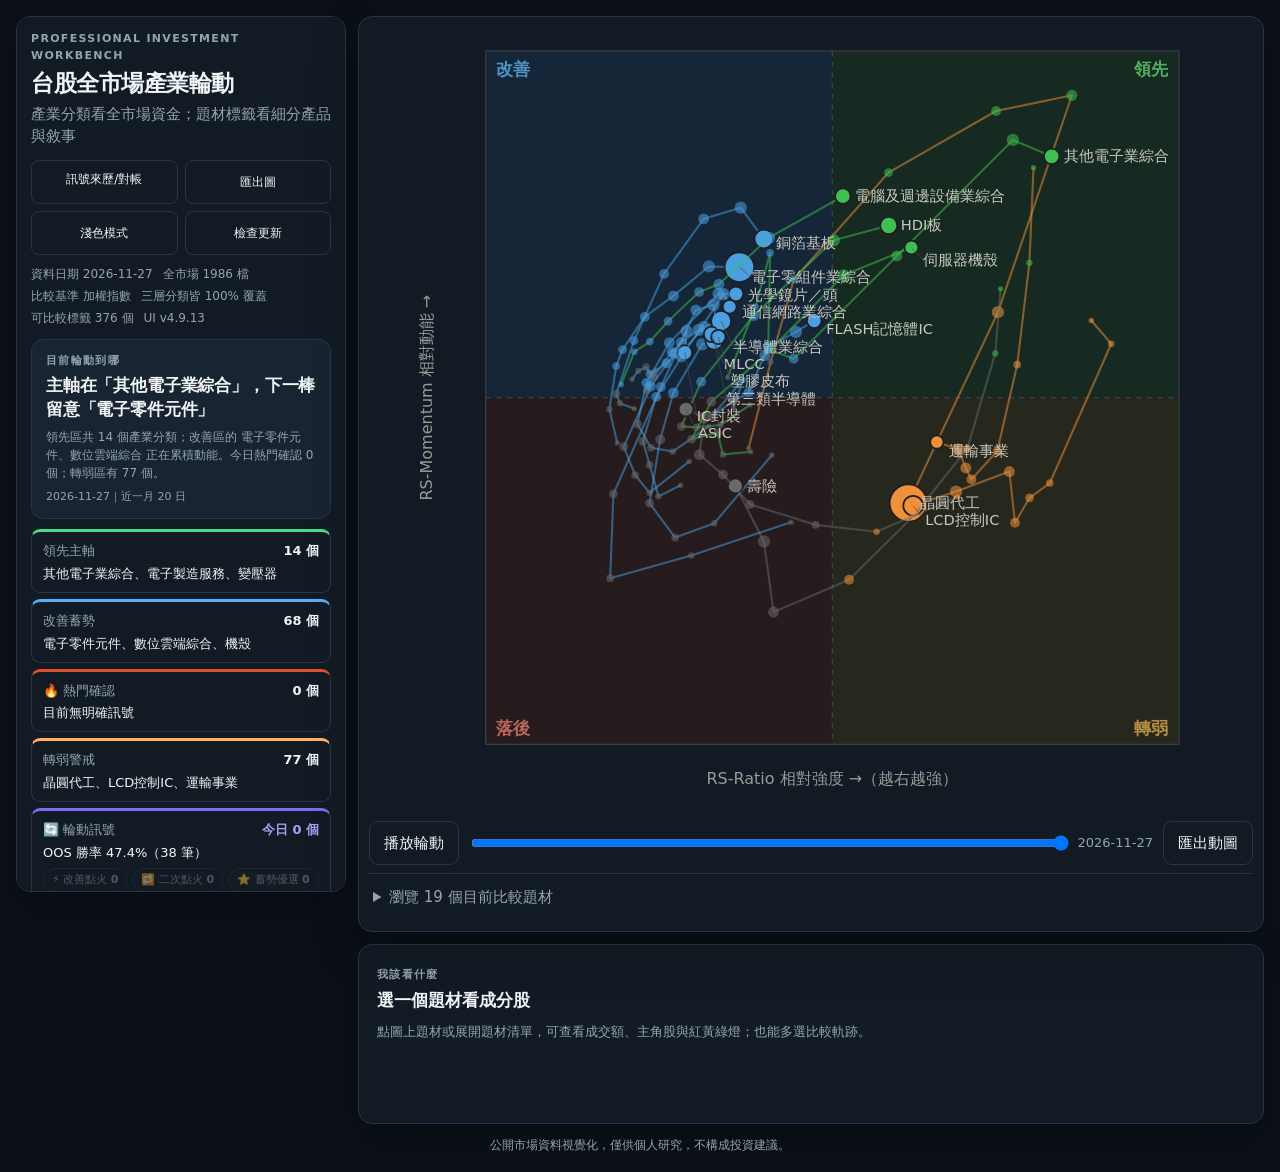
<file: index.html>
<!DOCTYPE html>
<!-- data-theme="dark"：預設深色（見下方 head 內 localStorage script）-->
<html lang="zh-Hant" data-theme="dark">
<head>
<meta charset="utf-8">
<!-- viewport-fit=cover：讓底色延伸到 iPhone 瀏海區 -->
<meta name="viewport" content="width=device-width, initial-scale=1, viewport-fit=cover">
<title>台股產業輪動｜全市場 RRG</title>

<!-- PWA 設定 -->
<link rel="manifest" href="manifest.json">
<meta name="theme-color" content="#1f1f1d">
<meta name="apple-mobile-web-app-capable" content="yes">
<meta name="apple-mobile-web-app-status-bar-style" content="black-translucent">
<meta name="apple-mobile-web-app-title" content="RRG輪動">
<link rel="apple-touch-icon" href="icons/icon-192.png">

<!-- 預設深色：開圖先套深色；若使用者手動切過淺色，就用記住的偏好（localStorage）。
     放在 head 最前面、body 畫出來之前執行，避免「先閃一下淺色再變深色」。 -->
<script>try{document.documentElement.setAttribute("data-theme",localStorage.getItem("rrg-theme")||"dark");}catch(e){}</script>

<style>
  :root{
    --bg:#edf2f5;--surface:#ffffff;--surface-2:#f5f8fa;--line:#d8e1e7;--ink:#0d1720;--sub:#5f7180;
    --btn-on:#132331;--btn-on-ink:#ffffff;--hover:#aab9c4;--focus:#1d7fc3;
    --leading:#168a55;--improving:#1678c4;--weakening:#b96509;--lag:#778590;
    --lt-r:#c54444;--lt-y:#a96e00;--lt-g:#168a55;--bar-bg:#e6edf1;--bar-fill:#79b7da;
    --shadow:0 14px 36px rgba(25,48,66,.08);
  }
  @media (prefers-color-scheme:dark){
    :root{
      --bg:#0b1117;--surface:#121b24;--surface-2:#182431;--line:#263643;--ink:#f1f5f7;--sub:#92a4b3;
      --btn-on:#dce8ef;--btn-on-ink:#0b1117;--hover:#587083;--focus:#78c8ff;
      --leading:#51d88a;--improving:#54adf5;--weakening:#ffb15c;--lag:#788792;
      --lt-r:#ff7e7e;--lt-y:#f5c965;--lt-g:#57da90;--bar-bg:#22303b;--bar-fill:#39789b;
      --shadow:0 18px 48px rgba(0,0,0,.22);
    }
  }
  :root[data-theme="light"]{
    --bg:#edf2f5;--surface:#ffffff;--surface-2:#f5f8fa;--line:#d8e1e7;--ink:#0d1720;--sub:#5f7180;
    --btn-on:#132331;--btn-on-ink:#ffffff;--hover:#aab9c4;--focus:#1d7fc3;
    --leading:#168a55;--improving:#1678c4;--weakening:#b96509;--lag:#778590;
    --lt-r:#c54444;--lt-y:#a96e00;--lt-g:#168a55;--bar-bg:#e6edf1;--bar-fill:#79b7da;
    --shadow:0 14px 36px rgba(25,48,66,.08);
  }
  :root[data-theme="dark"]{
    --bg:#0b1117;--surface:#121b24;--surface-2:#182431;--line:#263643;--ink:#f1f5f7;--sub:#92a4b3;
    --btn-on:#dce8ef;--btn-on-ink:#0b1117;--hover:#587083;--focus:#78c8ff;
    --leading:#51d88a;--improving:#54adf5;--weakening:#ffb15c;--lag:#788792;
    --lt-r:#ff7e7e;--lt-y:#f5c965;--lt-g:#57da90;--bar-bg:#22303b;--bar-fill:#39789b;
    --shadow:0 18px 48px rgba(0,0,0,.22);
  }
  :root{
    --topic-selected:#0a56b0;--topic-selected-ink:#ffffff;--topic-selected-border:#8cc5ff;
    --topic-disabled:color-mix(in srgb,var(--surface-2) 76%,var(--line));
    --topic-disabled-ink:color-mix(in srgb,var(--ink) 72%,var(--sub));
  }

  *{box-sizing:border-box;}
  html{scroll-behavior:smooth;}
  body{margin:0;background:var(--bg);color:var(--ink);font-family:"Segoe UI","Microsoft JhengHei",system-ui,sans-serif;
    font-size:15px;line-height:1.5;-webkit-tap-highlight-color:transparent;}
  button,input,summary{font:inherit;}
  button{min-height:44px;padding:9px 14px;border:1px solid var(--line);background:var(--surface);color:var(--ink);
    border-radius:9px;cursor:pointer;transition:border-color .16s ease,background .16s ease,transform .16s ease;}
  button:hover{border-color:var(--hover);}
  button:active{transform:translateY(1px);}
  button:focus-visible,input:focus-visible,summary:focus-visible{outline:3px solid color-mix(in srgb,var(--focus) 40%,transparent);outline-offset:2px;}
  button.on,button[aria-pressed="true"]{background:var(--btn-on);color:var(--btn-on-ink);border-color:var(--btn-on);}
  button:disabled{cursor:not-allowed;opacity:.55;}
  [hidden]{display:none!important;}
  .skip-link{position:absolute;left:12px;top:-60px;z-index:1000;background:var(--ink);color:var(--bg);padding:10px 14px;border-radius:8px;}
  .skip-link:focus{top:12px;}
  .app-shell{max-width:1760px;margin:0 auto;padding:16px;padding-top:max(16px,env(safe-area-inset-top));
    padding-left:max(16px,env(safe-area-inset-left));padding-right:max(16px,env(safe-area-inset-right));
    padding-bottom:max(18px,env(safe-area-inset-bottom));}
  .topbar{display:block;margin-bottom:10px;}
  .eyebrow,.section-kicker{display:block;margin-bottom:5px;color:var(--sub);font-size:11px;font-weight:700;letter-spacing:.12em;text-transform:uppercase;}
  h1{margin:0;font-size:23px;line-height:1.25;letter-spacing:-.02em;}
  .tagline{margin:5px 0 0;color:var(--sub);}
  .tools{display:grid;grid-template-columns:repeat(2,1fr);gap:7px;margin-top:12px;}
  .tools button,.tools a{min-width:0;padding:9px 6px;white-space:nowrap;background:transparent;font-size:12px;text-align:center;text-decoration:none;border:1px solid var(--line);border-radius:8px;color:var(--ink);}
  .tools a:hover,.tools a:focus-visible{border-color:var(--focus);color:var(--focus);}
  .meta{display:flex;flex-wrap:wrap;gap:4px 10px;margin:0 0 12px;color:var(--sub);font-size:12px;font-variant-numeric:tabular-nums;}
  .meta span{white-space:nowrap;}
  .meta span:not(:last-child)::after{content:"";}
  .status-panel{display:flex;align-items:center;gap:14px;padding:18px 20px;margin-bottom:12px;background:var(--surface);
    border:1px solid var(--line);border-radius:14px;box-shadow:var(--shadow);}
  .status-panel strong{display:block;margin-bottom:2px;}
  .status-panel p{margin:0;color:var(--sub);}
  .status-panel.is-error{border-color:color-mix(in srgb,var(--lt-r) 55%,var(--line));}
  .status-spinner{width:24px;height:24px;border:3px solid var(--line);border-top-color:var(--improving);border-radius:50%;animation:spin .9s linear infinite;}
  @keyframes spin{to{transform:rotate(360deg);}}
  @media(prefers-reduced-motion:reduce){*{scroll-behavior:auto!important;transition:none!important}.status-spinner{animation:none;border-top-color:var(--line);}}
  .decision-panel{padding:13px 14px;margin-bottom:10px;background:var(--surface-2);border:1px solid var(--line);border-radius:12px;}
  .decision-panel h2{margin:0;font-size:17px;line-height:1.4;letter-spacing:-.01em;}
  .decision-panel p{margin:6px 0 0;color:var(--sub);font-size:12px;}
  .decision-date{display:block;margin-top:7px;color:var(--sub);font-size:11px;font-variant-numeric:tabular-nums;white-space:nowrap;}
  .signal-grid{display:grid;grid-template-columns:1fr;gap:6px;margin-bottom:12px;}
  .signal-card{display:grid;grid-template-columns:auto 1fr;grid-template-areas:"label count" "names names";gap:4px 12px;text-align:left;
    min-height:62px;padding:9px 11px;background:transparent;box-shadow:none;}
  .signal-card[data-signal-cat="L"]{border-top:3px solid var(--leading);}
  .signal-card[data-signal-cat="I"]{border-top:3px solid var(--improving);}
  .signal-card[data-signal-cat="W"]{border-top:3px solid var(--weakening);}
  .signal-card[data-signal-hot]{border-top:3px solid #e04f2f;}
  .signal-label{grid-area:label;color:var(--sub);font-size:13px;}
  .signal-count{grid-area:count;justify-self:end;font-size:13px;font-variant-numeric:tabular-nums;}
  .signal-names{grid-area:names;font-size:13px;line-height:1.4;}
  .signal-card.rotation-card{border-top:3px solid #7c6cf0;text-decoration:none;color:inherit;cursor:pointer;
    grid-template-areas:"label count" "names names" "types types";}
  .signal-card.rotation-card .signal-count{color:#a99df5;}
  /* 三訊號個別過濾 chip（⚡改善點火／🔁二次點火／⭐蓄勢優選）：卡內小按鈕，點了圖上只看該類 */
  .rot-type-row{grid-area:types;display:flex;flex-wrap:wrap;gap:5px;margin-top:2px;}
  .rot-type{padding:3px 8px;border:1px solid var(--line);border-radius:999px;font-size:11px;cursor:pointer;color:var(--sub);}
  .rot-type b{font-weight:700;color:inherit;}
  .rot-type.on{background:var(--btn-on);color:var(--btn-on-ink);border-color:var(--btn-on);}
  .rot-type.off{opacity:.45;cursor:default;}
  /* ⚡ 今日輪動訊號列：一鍵過濾 + 逐族群定位（資料來自 rotation_signals.json） */
  .rotation-strip{display:flex;flex-wrap:wrap;align-items:center;gap:6px;margin:-4px 0 12px;padding:8px 10px;border:1px solid var(--line);border-left:3px solid #7c6cf0;}
  .rotation-strip .strip-label{color:var(--sub);font-size:12px;margin-right:2px;}
  .rotation-strip button{padding:4px 10px;font-size:12px;min-height:0;}
  .rotation-strip button.rot-only.on{border-color:#7c6cf0;color:#a99df5;font-weight:700;}
  .rotation-strip .rot-chip small{opacity:.65;font-size:10px;margin-left:3px;}
  /* 二次點火（wl＝轉弱→領先）訊號：橘色系跟改善點火（紫）區分 */
  .rotation-strip .rot-chip.wl{border-color:#e08a3c;color:#e08a3c;}
  .rotation-panel.wl{border-left-color:#e08a3c;}
  /* 側欄：輪動訊號細節面板 */
  .rotation-panel{margin:10px 0;padding:12px 14px;border:1px solid var(--line);border-left:3px solid #7c6cf0;}
  .rotation-panel .rp-head{display:flex;justify-content:space-between;align-items:center;gap:8px;margin-bottom:8px;}
  .rotation-panel .rp-head b{font-size:13px;}
  .rotation-panel .rp-head a{color:#a99df5;font-size:12px;text-decoration:none;white-space:nowrap;}
  .rotation-panel .rp-grid{display:grid;grid-template-columns:1fr 1fr;gap:6px 12px;font-size:12px;}
  .rotation-panel .rp-grid span{color:var(--sub);}
  .rotation-panel .rp-note{margin:8px 0 0;color:var(--sub);font-size:11px;line-height:1.5;}
  .rotation-panel .rp-tag{display:inline-block;padding:1px 8px;border-radius:999px;font-size:11px;border:1px solid var(--line);margin-left:4px;}
  .rotation-panel .rp-tag.good{border-color:rgba(63,191,79,.6);color:var(--leading,#3fbf4f);}
  .rotation-panel .rp-tag.warn{border-color:rgba(232,185,58,.6);color:#d9a94a;}
  .control-panel{padding:0;background:transparent;border:0;}
  .mode-block,.taxonomy-row{margin-bottom:12px;padding-bottom:12px;border-bottom:1px solid var(--line);}
  .mode-block .field-label,.taxonomy-row .field-label{display:block;margin-bottom:7px;font-weight:700;}
  .mode-tabs{display:grid;grid-template-columns:1fr 1fr;gap:7px;}
  .mode-tabs button{padding-inline:8px;}
  .mode-help{margin:7px 0 0;color:var(--sub);font-size:12px;line-height:1.45;}
  .level-tabs{display:grid;grid-template-columns:repeat(3,1fr);gap:7px;}
  .level-tabs button{min-width:0;padding-inline:6px;}
  .control-head{margin-bottom:12px;}
  .control-head h2{margin:0;font-size:16px;}
  .span-tabs{display:grid;grid-template-columns:repeat(5,1fr);gap:5px;margin-top:8px;}
  .span-tabs button{width:100%;min-width:0;padding-inline:3px;font-size:12px;}
  .quick-row{display:grid;grid-template-columns:1fr;gap:9px;align-items:start;}
  .search-wrap{display:block;position:relative;z-index:8;}
  .search{width:100%;min-height:44px;padding:10px 13px;border:1px solid var(--line);background:var(--surface-2);color:var(--ink);
    border-radius:9px;-webkit-appearance:none;}
  .search::placeholder{color:var(--sub);}
  .search-suggestions{position:absolute;top:calc(100% + 6px);left:0;right:0;z-index:20;max-height:min(360px,52vh);overflow:auto;
    padding:6px;background:var(--surface);border:1px solid var(--line);border-radius:11px;box-shadow:var(--shadow);}
  .search-option{display:grid;grid-template-columns:46px minmax(0,1fr);gap:10px;align-items:center;width:100%;min-height:52px;
    margin-bottom:4px;padding:8px 10px;border:1px solid var(--line);background:var(--surface-2);color:var(--ink);text-align:left;}
  .search-option:last-child{margin-bottom:0;}
  .search-option:hover,.search-option.active{background:color-mix(in srgb,var(--focus) 12%,var(--surface-2));}
  .search-option-kind{display:inline-flex;align-items:center;justify-content:center;min-height:24px;padding:2px 6px;border:1px solid var(--line);
    border-radius:999px;color:var(--sub);font-size:11px;font-weight:700;}
  .search-option-main{min-width:0;}.search-option-main strong{display:block;color:var(--ink);font-weight:700;}
  .search-option-meta{display:block;color:var(--sub);font-size:12px;white-space:nowrap;overflow:hidden;text-overflow:ellipsis;}
  .search-option[aria-pressed="true"]{background:var(--topic-selected);color:var(--topic-selected-ink);border-color:var(--topic-selected-border);}
  .search-option[aria-pressed="true"]:hover,.search-option[aria-pressed="true"].active{
    background:color-mix(in srgb,var(--topic-selected) 84%,var(--bg));border-color:var(--topic-selected-border);}
  .search-option[aria-pressed="true"] .search-option-main strong,
  .search-option[aria-pressed="true"] .search-option-meta,
  .search-option[aria-pressed="true"] .search-option-kind{color:var(--topic-selected-ink);}
  .search-option[aria-pressed="true"] .search-option-kind{border-color:color-mix(in srgb,var(--topic-selected-ink) 70%,transparent);}
  .search-option:disabled,.search-option:disabled:hover{opacity:1;background:var(--topic-disabled);color:var(--topic-disabled-ink);
    border-color:color-mix(in srgb,var(--topic-disabled-ink) 45%,var(--line));transform:none;}
  .search-option:disabled .search-option-main strong,
  .search-option:disabled .search-option-meta,
  .search-option:disabled .search-option-kind{color:var(--topic-disabled-ink);}
  .search-no-result{padding:13px 12px;color:var(--sub);font-size:13px;}
  .topic-picker{margin-top:10px;padding:10px;background:var(--surface-2);border:1px solid var(--line);border-radius:10px;}
  .topic-starter{margin-bottom:10px;padding:10px;border:1px solid color-mix(in srgb,var(--improving) 55%,var(--line));
    border-radius:10px;background:color-mix(in srgb,var(--improving) 8%,var(--surface));}
  .topic-starter-head{display:flex;align-items:center;justify-content:space-between;gap:10px;}
  .topic-starter-copy{min-width:0;}.topic-starter-copy strong{display:block;font-size:14px;}
  .topic-starter-copy span{display:block;margin-top:2px;color:var(--sub);font-size:12px;line-height:1.4;}
  .topic-starter-head button{min-height:40px;padding:7px 10px;white-space:nowrap;}
  .topic-starter-note{margin:7px 0 0;color:var(--sub);font-size:11px;line-height:1.45;}
  .topic-picker-head{display:flex;align-items:center;justify-content:space-between;gap:8px;margin-bottom:8px;}
  .topic-picker-head strong{font-size:13px;}.topic-picker-head span{color:var(--sub);font-size:12px;}
  .topic-actions{display:grid;grid-template-columns:1fr auto;gap:7px;margin-bottom:8px;}
  .topic-actions button{min-height:40px;padding:7px 9px;font-size:12px;}
  .topic-selected{display:flex;flex-wrap:wrap;gap:6px;}
  .topic-selected .chip{display:inline-flex;align-items:center;gap:5px;max-width:100%;min-height:36px;text-align:left;}
  .topic-empty{margin:0;color:var(--sub);font-size:12px;line-height:1.45;}
  .topic-compare{width:100%;margin-top:9px;background:var(--topic-selected);color:var(--topic-selected-ink);border-color:var(--topic-selected-border);}
  .topic-compare:hover{background:color-mix(in srgb,var(--topic-selected) 84%,var(--bg));border-color:var(--topic-selected-border);}
  .quality-warning{margin:8px 0;padding:9px 10px;border-left:3px solid var(--weakening);background:var(--surface-2);color:var(--sub);font-size:12px;line-height:1.45;}
  .company-card{margin-bottom:14px;padding:14px;border:1px solid var(--line);border-radius:12px;background:var(--surface-2);}
  .company-card:focus{outline:3px solid color-mix(in srgb,var(--focus) 45%,transparent);outline-offset:2px;}
  .company-card h2{margin:3px 0 7px;font-size:20px;}.company-code{color:var(--sub);font-size:13px;font-weight:500;}
  .company-meta{color:var(--sub);font-size:13px;line-height:1.55;}.company-topics{display:flex;flex-wrap:wrap;gap:6px;margin-top:10px;}
  .company-topic{padding:4px 7px;border:1px solid var(--line);border-radius:999px;background:var(--surface);font-size:12px;}
  .company-coverage{margin:10px 0 0;color:var(--sub);font-size:12px;line-height:1.5;}
  .company-price{margin:13px 0 4px;padding-top:12px;border-top:1px solid var(--line);}
  .price-head{display:flex;align-items:flex-end;justify-content:space-between;gap:10px;flex-wrap:wrap;margin-bottom:8px;}
  .price-head strong{font-size:14px;}.price-head span{color:var(--sub);font-size:11px;}
  .price-stats{display:grid;grid-template-columns:repeat(4,minmax(0,1fr));gap:6px;margin-bottom:8px;}
  .price-stat{min-width:0;padding:7px 8px;background:var(--surface);border:1px solid var(--line);border-radius:8px;}
  .price-stat span{display:block;color:var(--sub);font-size:10px;white-space:nowrap;}
  .price-stat strong{display:block;margin-top:1px;font-size:13px;font-variant-numeric:tabular-nums;white-space:nowrap;}
  .price-chart{width:100%;max-width:100%;overflow:hidden;}
  .price-chart svg{display:block;width:100%;height:auto;min-height:168px;}
  .price-grid{stroke:var(--line);stroke-width:1;}.price-close{fill:none;stroke:var(--focus);stroke-width:2.4;}
  .price-ma20{fill:none;stroke:var(--leading);stroke-width:1.6;}.price-ma60{fill:none;stroke:var(--weakening);stroke-width:1.6;}
  .price-volume{fill:var(--bar-fill);opacity:.72;}.price-axis{fill:var(--sub);font-size:18px;}
  .price-legend{display:flex;flex-wrap:wrap;gap:5px 12px;margin-top:4px;color:var(--sub);font-size:11px;}
  .price-legend span::before{content:"";display:inline-block;width:12px;height:2px;margin:0 5px 3px 0;background:var(--focus);}
  .price-legend .legend-ma20::before{background:var(--leading);}.price-legend .legend-ma60::before{background:var(--weakening);}
  .price-legend .legend-volume::before{height:7px;background:var(--bar-fill);}
  .price-missing{margin:8px 0 0;color:var(--sub);font-size:12px;}
  .advanced{border:1px solid var(--line);border-radius:10px;background:var(--surface-2);}
  .advanced summary{min-height:42px;padding:10px 14px;cursor:pointer;color:var(--sub);}
  .advanced-grid{display:grid;grid-template-columns:1fr;gap:12px;padding:4px 14px 14px;}
  .field{display:flex;flex-direction:column;gap:7px;}
  .field-label{color:var(--sub);font-size:12px;}
  .grp{display:flex;flex-wrap:wrap;gap:6px;}
  .grp button{min-height:40px;padding:7px 11px;font-size:13px;}
  .range-row{display:grid;grid-template-columns:1fr auto;gap:8px;align-items:center;}
  .tailrange{width:100%;}
  .day{color:var(--sub);font-size:13px;font-variant-numeric:tabular-nums;white-space:nowrap;}
  .legend{display:grid;grid-template-columns:repeat(4,1fr);gap:7px;margin-top:12px;}
  .legend-btn{display:flex;align-items:center;justify-content:center;gap:7px;min-height:44px;padding:7px 9px;color:var(--sub);background:transparent;}
  .legend-btn.off{opacity:.72;}
  /* 已選底色在深／淺主題相反，字色必須跟著 --btn-on-ink，不能再被 --ink 覆蓋。 */
  .legend-btn.sel{border-color:var(--btn-on);color:var(--btn-on-ink);font-weight:700;}
  .dot{width:10px;height:10px;border-radius:50%;display:inline-block;flex:0 0 auto;}
  .workspace{display:grid;grid-template-columns:clamp(300px,27vw,330px) minmax(0,1fr);grid-template-areas:"left chart" "left side";gap:12px;align-items:start;}
  .left-rail,.chart-area,.side{background:var(--surface);border:1px solid var(--line);border-radius:14px;box-shadow:var(--shadow);}
  .left-rail{grid-area:left;padding:14px;position:sticky;top:12px;max-height:calc(100vh - 24px);overflow:auto;overscroll-behavior:contain;}
  .chart-area{grid-area:chart;position:sticky;top:12px;}
  .side{grid-area:side;}
  .chart-area{padding:10px;}
  .chart-frame{position:relative;min-height:320px;}
  svg{width:100%;height:auto;max-height:calc(100vh - 116px);display:block;margin:0 auto;}
  .chart-status{position:absolute;inset:14px;z-index:4;display:flex;flex-direction:column;align-items:center;justify-content:center;
    text-align:center;padding:24px;background:color-mix(in srgb,var(--surface) 94%,transparent);border:1px dashed var(--line);border-radius:12px;}
  .chart-status strong{font-size:17px;}
  .chart-status p{margin:6px 0 14px;color:var(--sub);}
  .player{display:grid;grid-template-columns:auto minmax(120px,1fr) auto auto;gap:10px;align-items:center;margin:10px 0 2px;}
  .player input[type=range]{width:100%;}
  .theme-browser{margin-top:8px;border-top:1px solid var(--line);}
  .theme-browser summary{min-height:44px;padding:12px 4px;cursor:pointer;color:var(--sub);}
  .chips{display:flex;flex-wrap:wrap;gap:6px;padding:2px 0 6px;}
  .chip{min-height:36px;padding:6px 10px;border-radius:18px;font-size:12px;}
  .chip.on{box-shadow:0 0 0 2px var(--focus) inset;}
  .side{padding:18px;min-height:180px;}
  .side h2,.side h3{display:flex;align-items:center;gap:7px;margin:0 0 8px;font-size:17px;}
  .side-empty{padding:4px 0;}
  .side-empty p,.hint{margin:0;color:var(--sub);font-size:13px;}
  .sub-tally{color:var(--sub);font-size:12px;margin-bottom:10px;}
  .confirm-panel{margin:0 0 12px;padding:11px;border:1px solid var(--line);border-radius:11px;background:var(--surface-2);}
  .confirm-head{display:flex;align-items:baseline;justify-content:space-between;gap:10px;margin-bottom:8px;}
  .confirm-head strong{font-size:13px;}.confirm-head span{color:var(--sub);font-size:11px;}
  .confirm-grid{display:grid;grid-template-columns:repeat(3,minmax(0,1fr));gap:6px;}
  .confirm-period{min-width:0;padding:8px;border:1px solid var(--line);border-radius:9px;background:var(--surface);}
  .confirm-period b{display:block;color:var(--sub);font-size:10px;letter-spacing:.06em;}
  .confirm-return{display:block;margin:2px 0 1px;font-size:16px;font-weight:750;font-variant-numeric:tabular-nums;}
  .confirm-detail{display:block;color:var(--sub);font-size:10px;line-height:1.45;font-variant-numeric:tabular-nums;white-space:nowrap;}
  .confirm-pos{color:var(--leading);}.confirm-neg{color:var(--lt-r);}.confirm-flat{color:var(--sub);}
  .breadth-head{display:flex;align-items:center;justify-content:space-between;gap:8px;margin:10px 0 6px;padding-top:9px;border-top:1px solid var(--line);font-size:11px;}
  .breadth-head span{color:var(--sub);}
  .breadth-grid{display:grid;grid-template-columns:repeat(3,minmax(0,1fr));gap:6px;}
  .breadth-item{min-width:0;padding:6px 7px;border-radius:8px;background:color-mix(in srgb,var(--surface) 72%,transparent);}
  .breadth-item span{display:block;color:var(--sub);font-size:10px;white-space:nowrap;}
  .breadth-item strong{display:block;margin-top:1px;font-size:14px;font-variant-numeric:tabular-nums;}
  .hot-confirm-panel{margin:10px 0;padding:10px;border:1px solid color-mix(in srgb,#e04f2f 45%,var(--line));border-radius:10px;background:color-mix(in srgb,#e04f2f 7%,var(--surface));}
  .hot-confirm-head{display:flex;align-items:flex-start;justify-content:space-between;gap:8px;margin-bottom:8px;}
  .hot-confirm-head strong{font-size:13px}.hot-confirm-head span{color:var(--sub);font-size:10px;text-align:right;}
  .hot-confirm-status{display:inline-flex;align-items:center;min-height:24px;padding:3px 7px;border-radius:999px;font-size:11px;font-weight:700;}
  .hot-confirm-status.is-hot{color:#fff;background:#d94727;}.hot-confirm-status.is-wait{color:var(--sub);background:var(--surface-2);border:1px solid var(--line);}
  .hot-checks{display:grid;grid-template-columns:repeat(2,minmax(0,1fr));gap:6px;}
  .hot-check{display:grid;grid-template-columns:auto 1fr;gap:2px 6px;align-items:start;padding:7px;border-radius:8px;background:var(--surface);}
  .hot-check i{grid-row:1/3;font-style:normal;font-weight:800}.hot-check b{font-size:11px}.hot-check span{color:var(--sub);font-size:10px;line-height:1.35;}
  .hot-check.pass i{color:var(--leading)}.hot-check.fail i{color:var(--lt-r)}.hot-check.missing i{color:var(--sub)}
  .hot-confirm-note{margin:7px 0 0;color:var(--sub);font-size:10px;line-height:1.45;}
  .stock-guide-flow{margin:-3px 0 9px;color:var(--ink);font-size:12px;font-weight:600;}
  .stock-guide{margin:0 0 10px;border:1px solid var(--line);border-radius:10px;background:var(--surface-2);}
  .stock-guide summary{display:flex;align-items:center;min-height:40px;padding:8px 10px;cursor:pointer;color:var(--sub);font-size:12px;font-weight:700;}
  .stock-guide summary::marker{color:var(--sub);}
  .stock-guide summary::before{content:"＋";margin-right:6px;color:var(--sub);font-weight:700;}
  .stock-guide[open] summary::before{content:"－";}
  .stock-guide-body{display:grid;gap:8px;padding:2px 10px 11px;}
  .stock-guide-row{display:grid;grid-template-columns:46px minmax(0,1fr);gap:8px;align-items:start;color:var(--sub);font-size:11px;line-height:1.5;}
  .stock-guide-row b{color:var(--ink);font-weight:700;}
  .guide-badge{display:inline-flex;align-items:center;justify-content:center;min-height:22px;padding:2px 5px;border-radius:999px;color:#fff;font-size:10px;font-weight:700;}
  .guide-badge.red{background:var(--lt-r);}.guide-badge.yellow{background:var(--lt-y);color:#1b1608;}.guide-badge.green{background:var(--lt-g);}
  .guide-badge.normal{background:var(--line);color:var(--sub);}.guide-badge.star{color:var(--weakening);background:transparent;font-size:15px;}
  .stock-guide-note{margin:1px 0 0;padding-top:8px;border-top:1px solid var(--line);color:var(--sub);font-size:11px;line-height:1.5;}
  .stk{display:grid;grid-template-columns:38px minmax(85px,1fr) auto 52px;align-items:center;gap:7px;font-size:13px;padding:7px 0;border-top:1px solid var(--line);}
  .stk-button{width:100%;min-height:44px;border:0;border-top:1px solid var(--line);border-radius:0;background:transparent;color:inherit;text-align:left;}
  .stk-button:hover{border-color:var(--line);background:color-mix(in srgb,var(--focus) 9%,transparent);}
  .stk-button:active{transform:none;}
  .stk.search-hit{margin-inline:-8px;padding-inline:8px;border-radius:8px;background:color-mix(in srgb,var(--focus) 13%,transparent);}
  .stk .lt{display:inline-flex;align-items:center;justify-content:center;width:38px;min-height:22px;border-radius:999px;color:#fff;font-size:10px;font-weight:700;}
  .stk .nm{min-width:0;white-space:nowrap;overflow:hidden;text-overflow:ellipsis;}
  .stk .nm .code{color:var(--sub);font-size:11px;}
  .stk .met{color:var(--sub);font-size:11px;font-variant-numeric:tabular-nums;white-space:nowrap;}
  .stk .tvbar{width:46px;height:7px;background:var(--bar-bg);border-radius:4px;overflow:hidden;}
  .stk .tvbar i{display:block;height:100%;background:var(--bar-fill);}
  .stk .tv{text-align:right;color:var(--sub);font-size:12px;font-variant-numeric:tabular-nums;}
  .star{color:var(--weakening);}
  .sig{font-size:11px;line-height:1.4;padding:0 0 6px 45px;}
  .disclaimer{margin:12px 0 0;color:var(--sub);font-size:12px;text-align:center;}
  .mobile-brand,.mobile-tabs{display:none;}

  .ov{position:fixed;inset:0;background:rgba(0,0,0,.76);display:flex;align-items:center;justify-content:center;z-index:999;
    padding:16px;padding-top:max(16px,env(safe-area-inset-top));}
  .ov-box{max-width:min(94vw,560px);max-height:88vh;overflow:auto;display:flex;flex-direction:column;gap:11px;padding:14px;
    background:var(--surface);border:1px solid var(--line);border-radius:14px;}
  .ov-img{width:100%;height:auto;border-radius:8px;display:block;background:var(--bg);}
  .ov-tip{font-size:13px;color:var(--sub);line-height:1.55;}.ov-tip b{color:var(--ink);}
  .ov-btns{display:flex;gap:8px;flex-wrap:wrap;}.ov-btns .ov-dl{display:inline-flex;align-items:center;min-height:44px;padding:9px 15px;
    border:1px solid var(--line);background:var(--surface);color:var(--ink);border-radius:9px;text-decoration:none;}
  .ov-share{background:var(--btn-on);color:var(--btn-on-ink);border-color:var(--btn-on);}.ov-close{margin-left:auto;}
  .sr-only{position:absolute;width:1px;height:1px;padding:0;margin:-1px;overflow:hidden;clip:rect(0,0,0,0);white-space:nowrap;border:0;}

  @media(min-width:1440px){
    .app-shell{padding:18px;padding-top:max(18px,env(safe-area-inset-top));}
    .workspace{grid-template-columns:clamp(320px,22vw,360px) minmax(0,1fr) clamp(360px,25vw,440px);
      grid-template-areas:"left chart side";gap:14px;}
    .side{position:sticky;top:12px;max-height:calc(100vh - 24px);overflow:auto;overscroll-behavior:contain;}
    .chart-area{padding:12px}.side{padding:18px}
  }
  @media(min-width:1600px){
    body{font-size:16px}.workspace{gap:16px}.left-rail{padding:16px}h1{font-size:25px}
    .side h2,.side h3{font-size:19px}.stk{font-size:14px}
  }
  @media(max-width:980px){
    body{padding-bottom:max(72px,calc(58px + env(safe-area-inset-bottom)));}
    .app-shell{padding:10px;padding-top:max(10px,env(safe-area-inset-top));padding-left:max(10px,env(safe-area-inset-left));
      padding-right:max(10px,env(safe-area-inset-right));padding-bottom:10px;}
    .mobile-brand{display:flex;align-items:center;justify-content:space-between;gap:10px;margin-bottom:8px;padding:4px 2px;}
    .mobile-brand strong{display:block;font-size:17px;line-height:1.2}.mobile-brand span{display:block;color:var(--sub);font-size:11px;}
    .mobile-tabs{display:grid;grid-template-columns:repeat(3,1fr);gap:6px;position:fixed;z-index:40;left:max(8px,env(safe-area-inset-left));
      right:max(8px,env(safe-area-inset-right));bottom:max(8px,env(safe-area-inset-bottom));padding:6px;background:var(--surface);
      border:1px solid var(--line);border-radius:14px;box-shadow:var(--shadow);}
    .mobile-tabs button{min-height:46px;padding:7px 5px;font-size:13px;}
    .workspace{display:block;}.left-rail,.chart-area,.side{position:static;max-height:none;overflow:visible;}
    body[data-mobile-view="chart"] [data-mobile-panel]:not([data-mobile-panel="chart"]),
    body[data-mobile-view="settings"] [data-mobile-panel]:not([data-mobile-panel="settings"]),
    body[data-mobile-view="drill"] [data-mobile-panel]:not([data-mobile-panel="drill"]){display:none!important;}
    .left-rail{padding:14px}.chart-area{padding:5px}.side{padding:14px;min-height:calc(100vh - 118px)}
    svg{max-height:none}.chart-frame{min-height:0}.player{margin-bottom:4px}
  }
  @media(max-width:720px){
    .eyebrow{margin-bottom:3px}h1{font-size:22px}.tagline{font-size:13px}.meta{margin-bottom:12px;gap:4px 10px;font-size:12px}
    .price-stats{grid-template-columns:repeat(2,minmax(0,1fr));}.price-chart svg{min-height:150px;}
    .decision-panel h2{font-size:18px}.signal-card{min-height:64px;padding:10px 12px}.level-tabs{width:100%}
    .span-tabs button{min-height:50px;padding:6px 2px;font-size:12px;line-height:1.25}
    .legend{grid-template-columns:repeat(2,1fr)}.legend-btn{font-size:12px}.search-suggestions{max-height:42vh}.search-option{grid-template-columns:40px minmax(0,1fr)}
    .player{grid-template-columns:auto minmax(90px,1fr) auto}.player #gifBtn{grid-column:1/-1;width:100%}.player .day{text-align:right}
    .stk{grid-template-columns:38px minmax(75px,1fr) 48px}.stk .met{grid-column:2/4}.stk .tvbar{display:none}.sig{padding-left:45px}
  }
</style>
</head>
<body data-mobile-view="chart">
<a class="skip-link" href="#workbench">跳到輪動圖表</a>
<div class="app-shell">
  <div class="mobile-brand" aria-hidden="true">
    <div><strong>台股產業輪動</strong><span>產業全景 × 受控題材標籤</span></div>
    <span id="mobileDate">讀取中…</span>
  </div>

  <section class="status-panel" id="appState" role="status" aria-live="polite">
    <span class="status-spinner" aria-hidden="true"></span>
    <div>
      <strong id="appStateTitle">正在整理今日輪動</strong>
      <p id="appStateText">載入全市場三層分類位置與成交額，完成後會先顯示主軸與觀察名單。</p>
    </div>
    <button id="retryBtn" hidden>重新載入</button>
  </section>

  <main class="workspace" id="workbench" hidden>
    <aside class="left-rail" data-mobile-panel="settings" aria-label="輪動資訊與控制">
      <header class="topbar">
        <span class="eyebrow">Professional Investment Workbench</span>
        <h1>台股全市場產業輪動</h1>
        <p class="tagline">產業分類看全市場資金；題材標籤看細分產品與敘事</p>
        <div class="tools" aria-label="工具">
          <a href="signals.html" title="輪動訊號對帳頁：三訊號各自對帳＋影子單＋訊號來歷（地基證據與假設記分板，原假設實驗室已併入）">訊號來歷/對帳</a>
          <button id="downloadBtn" title="匯出目前這張靜態圖">匯出圖</button>
          <button id="themeBtn" title="切換深色或淺色">切換主題</button>
          <button id="checkUpdate" title="檢查網站程式是否有新版">檢查更新</button>
        </div>
      </header>
      <div class="meta" id="meta" aria-live="polite"><span>正在讀取最新盤後資料…</span></div>

      <section class="decision-panel" id="decisionPanel" aria-labelledby="decisionTitle" hidden>
        <span class="section-kicker">目前輪動到哪</span>
        <h2 id="decisionTitle">正在計算輪動主軸…</h2>
        <p id="decisionSummary"></p>
        <span class="decision-date" id="decisionDate">—</span>
      </section>

      <section class="signal-grid" id="signalGrid" aria-label="輪動訊號摘要" hidden>
        <button type="button" class="signal-card" data-signal-cat="L" aria-pressed="false">
          <span class="signal-label">領先主軸</span><strong class="signal-count" id="leadingCount">0 個</strong>
          <span class="signal-names" id="leadingNames">—</span>
        </button>
        <button type="button" class="signal-card" data-signal-cat="I" aria-pressed="false">
          <span class="signal-label">改善蓄勢</span><strong class="signal-count" id="improvingCount">0 個</strong>
          <span class="signal-names" id="improvingNames">—</span>
        </button>
        <button type="button" class="signal-card" data-signal-hot aria-pressed="false" title="只顯示今日通過四項熱門條件的產業或題材">
          <span class="signal-label">🔥 熱門確認</span><strong class="signal-count" id="hotCount">0 個</strong>
          <span class="signal-names" id="hotNames">—</span>
        </button>
        <button type="button" class="signal-card" data-signal-cat="W" aria-pressed="false">
          <span class="signal-label">轉弱警戒</span><strong class="signal-count" id="weakeningCount">0 個</strong>
          <span class="signal-names" id="weakeningNames">—</span>
        </button>
        <!-- 輪動訊號卡：點卡＝圖上只看今日訊號族群（同其他卡的過濾行為）；
             卡內三 chip＝只看該類訊號；對帳頁入口在上方工具列「對帳」與側欄「看對帳」 -->
        <button type="button" class="signal-card rotation-card" id="rotationCard" aria-pressed="false" hidden
                title="圖上只顯示今日亮訊號的族群（再點一次還原）">
          <span class="signal-label">🔄 輪動訊號</span><strong class="signal-count" id="rotationCount">—</strong>
          <span class="signal-names" id="rotationNames">—</span>
          <span class="rot-type-row" id="rotTypeRow" aria-label="依訊號類別過濾">
            <span class="rot-type" role="button" tabindex="0" data-rot-type="il">⚡ 改善點火 <b id="rotIlCount">0</b></span>
            <span class="rot-type" role="button" tabindex="0" data-rot-type="wl">🔁 二次點火 <b id="rotWlCount">0</b></span>
            <span class="rot-type" role="button" tabindex="0" data-rot-type="combo">⭐ 蓄勢優選 <b id="rotComboCount">0</b></span>
          </span>
        </button>
      </section>

      <!-- ⚡ 今日輪動訊號互動列：只看訊號＝過濾圖上族群；點族群名＝自動切層級定位 -->
      <div class="rotation-strip" id="rotationStrip" hidden aria-label="今日輪動訊號快速定位"></div>

      <section class="control-panel" id="controls" aria-labelledby="controlsTitle" hidden>
        <div class="mode-block">
          <span class="field-label">分類方式</span>
          <div class="mode-tabs" id="modeBtns" aria-label="分類方式">
            <button type="button" data-mode="industry" aria-pressed="true">產業分類</button>
            <button type="button" data-mode="topic" aria-pressed="false">題材分類</button>
          </div>
          <p class="mode-help" id="modeHelp">回答「全市場資金往哪個產業移動」，三層分類彼此互斥且完整覆蓋。</p>
        </div>
        <div class="taxonomy-row" id="taxonomyRow">
          <span class="field-label">分類層級</span>
          <div class="level-tabs" id="levelBtns" aria-label="分類層級"></div>
        </div>
        <div class="control-head">
          <div><span class="section-kicker">觀察設定</span><h2 id="controlsTitle">選擇時間視角</h2></div>
          <div class="span-tabs" id="spanBtns" aria-label="時間視角"></div>
        </div>
        <div class="quick-row">
          <div class="search-wrap" id="searchWrap">
            <label class="sr-only" for="search">搜尋分類、MoneyDJ 標籤、公司名或股號</label>
            <input type="search" id="search" class="search" placeholder="搜尋分類、MoneyDJ 標籤、公司名或股號，例如散熱、台玻、2330"
              autocomplete="off" role="combobox" aria-autocomplete="list" aria-haspopup="listbox"
              aria-controls="searchSuggestions" aria-expanded="false">
            <div class="search-suggestions" id="searchSuggestions" role="listbox" aria-label="搜尋建議" hidden></div>
          </div>
          <div class="topic-picker" id="topicPicker" hidden>
            <div class="topic-starter">
              <div class="topic-starter-head">
                <div class="topic-starter-copy"><strong>強勢起始組</strong><span id="strongStarterMeta">領先續強 5 · 改善轉強 3</span></div>
                <button type="button" id="useStrongStarter">套用這組</button>
              </div>
              <p class="topic-starter-note">只使用領先續強或改善接近領先的題材；是 RRG 篩選起點，不代表買進建議。</p>
            </div>
            <div class="topic-picker-head"><strong>目前比較</strong><span id="topicCount">0／20</span></div>
            <div class="topic-actions">
              <button type="button" id="addTopicMatches">加入搜尋命中</button>
              <button type="button" id="clearTopics">清除</button>
            </div>
            <div class="topic-selected" id="topicSelected"></div>
            <button type="button" class="topic-compare" id="compareTopics">開始比較（0）</button>
          </div>
          <details class="advanced" id="advancedControls">
            <summary>進階控制</summary>
            <div class="advanced-grid">
              <div class="field" id="floorField"><span class="field-label">最低成交值</span><div class="grp" id="floorBtns"></div></div>
              <div class="field"><span class="field-label">播放速度</span><div class="grp" id="speedBtns"></div></div>
              <label class="field"><span class="field-label">軌跡長度</span><span class="range-row">
                <input type="range" id="tailRange" class="tailrange" min="2" max="20" value="8"><span class="day" id="tailVal">8 天</span>
              </span></label>
              <div class="field"><span class="field-label">圖表顯示</span><button id="labelBtn" class="on" aria-pressed="true">顯示題材標籤</button></div>
            </div>
          </details>
        </div>
        <div class="legend" id="legend" aria-label="象限篩選">
          <button type="button" class="legend-btn" data-cat="L" aria-pressed="false"><i class="dot" style="background:var(--leading)"></i>領先主軸</button>
          <button type="button" class="legend-btn" data-cat="I" aria-pressed="false"><i class="dot" style="background:var(--improving)"></i>改善蓄勢</button>
          <button type="button" class="legend-btn" data-cat="W" aria-pressed="false"><i class="dot" style="background:var(--weakening)"></i>轉弱警戒</button>
          <button type="button" class="legend-btn" data-cat="" aria-pressed="false"><i class="dot" style="background:var(--lag)"></i>落後觀察</button>
        </div>
      </section>
    </aside>

    <section class="chart-area" data-mobile-panel="chart" aria-label="題材輪動圖表">
      <div class="chart-frame">
        <div class="chart-status" id="chartState" role="status" hidden>
          <strong>沒有符合條件的題材</strong>
          <p>請清除搜尋、降低成交值門檻，或取消象限篩選。</p>
          <button id="resetFilters">清除所有篩選</button>
        </div>
        <svg id="rrg" viewBox="0 0 600 588" role="img" aria-label="題材輪動 RRG 四象限互動圖">
          <g id="scaffold"></g><g id="themes"></g>
        </svg>
      </div>
      <div class="player">
        <button id="play">播放輪動</button>
        <input type="range" id="slider" min="0" max="19" value="19" aria-label="輪動日期">
        <span class="day" id="day">—</span>
        <button id="gifBtn" title="匯出完整時間動畫">匯出動圖</button>
      </div>
      <details class="theme-browser" id="themeBrowser">
        <summary id="themeSummary">瀏覽題材</summary>
        <div class="chips" id="chips"></div>
      </details>
    </section>

    <aside class="side" id="side" data-mobile-panel="drill" aria-live="polite">
      <div class="side-empty"><span class="section-kicker">我該看什麼</span><h2>選一個題材看成分股</h2>
        <p>點圖上題材或展開題材清單，可查看成交額、主角股與紅黃綠燈；也能多選比較軌跡。</p></div>
    </aside>
  </main>
  <p class="disclaimer">公開市場資料視覺化，僅供個人研究，不構成投資建議。</p>
</div>
<nav class="mobile-tabs" id="mobileTabs" aria-label="手機工作台分頁">
  <button type="button" data-mobile-target="chart" aria-pressed="true">輪動圖</button>
  <button type="button" data-mobile-target="settings" aria-pressed="false">設定</button>
  <button type="button" data-mobile-target="drill" aria-pressed="false">下鑽</button>
</nav>

<!-- 離線 fallback（rrg_web_data.js／window.RRG_DATA）v4.9.13 起改由 loadData() 在 fetch 失敗時才動態載入，
     不再無條件 <script src>（那份 19.4MB 複本每個訪客每次開頁都白載；公開站也不再部署它）-->

<!-- =====================================================================
     極簡 GIF89a 動圖編碼器（純前端、無外部檔、可離線／iOS 可用）
     把 RRG 時間動畫每一格畫面編成一張會循環播放的 GIF，方便直接發 LINE。
     - 色彩量化：median-cut（中位切割）建 256 色全域調色盤
     - 影像壓縮：GIF 標準 LZW（公認正確的移植版，勿隨意改動）
     對外只暴露 window.encodeGIF(frames, w, h, delayCs) → Uint8Array
       frames  = 每格的 RGBA 像素（Uint8ClampedArray，長度 = w*h*4）
       delayCs = 每格間隔（單位 1/100 秒）
     ===================================================================== -->
<script>
(function(){
  "use strict";

  // ── 可自動長大的位元組緩衝（比一直 push 陣列快、省記憶體）──
  function ByteArray(){ this.buf=new Uint8Array(1<<16); this.len=0; }
  ByteArray.prototype._grow=function(n){
    if(this.len+n<=this.buf.length) return;
    var nl=this.buf.length; while(nl<this.len+n) nl*=2;
    var nb=new Uint8Array(nl); nb.set(this.buf.subarray(0,this.len)); this.buf=nb;
  };
  ByteArray.prototype.byte=function(v){ this._grow(1); this.buf[this.len++]=v&255; };
  ByteArray.prototype.bytes=function(a,off,len){ off=off||0; if(len==null)len=a.length;
    this._grow(len); for(var i=0;i<len;i++) this.buf[this.len++]=a[off+i]&255; };
  ByteArray.prototype.str=function(s){ for(var i=0;i<s.length;i++) this.byte(s.charCodeAt(i)); };
  ByteArray.prototype.out=function(){ return this.buf.subarray(0,this.len); };

  // ── GIF LZW 壓縮（GIF 標準，公認正確的移植版；勿隨意改動）──
  function LZWEncoder(width, height, pixels, colorDepth){
    var EOF=-1, imgW=width, imgH=height, pixAry=pixels;
    var initCodeSize=Math.max(2, colorDepth);
    var BITS=12, HSIZE=5003, maxbits=BITS, maxmaxcode=1<<BITS;
    var n_bits, maxcode, htab=[], codetab=[], hsize=HSIZE, free_ent=0, clear_flg=false;
    var g_init_bits, ClearCode, EOFCode, cur_accum=0, cur_bits=0, a_count=0, accum=[];
    var remaining, curPixel;
    var masks=[0x0000,0x0001,0x0003,0x0007,0x000F,0x001F,0x003F,0x007F,0x00FF,
               0x01FF,0x03FF,0x07FF,0x0FFF,0x1FFF,0x3FFF,0x7FFF,0xFFFF];
    function MAXCODE(nb){ return (1<<nb)-1; }
    function nextPixel(){ if(remaining===0) return EOF; --remaining; return pixAry[curPixel++]&0xff; }
    function cl_hash(h){ for(var i=0;i<h;++i) htab[i]=-1; }
    function char_out(c,outs){ accum[a_count++]=c; if(a_count>=254) flush_char(outs); }
    function flush_char(outs){ if(a_count>0){ outs.byte(a_count); outs.bytes(accum,0,a_count); a_count=0; } }
    function cl_block(outs){ cl_hash(hsize); free_ent=ClearCode+2; clear_flg=true; output(ClearCode,outs); }
    function output(code,outs){
      cur_accum&=masks[cur_bits];
      if(cur_bits>0) cur_accum|=(code<<cur_bits); else cur_accum=code;
      cur_bits+=n_bits;
      while(cur_bits>=8){ char_out(cur_accum&0xff,outs); cur_accum>>=8; cur_bits-=8; }
      if(free_ent>maxcode || clear_flg){
        if(clear_flg){ maxcode=MAXCODE(n_bits=g_init_bits); clear_flg=false; }
        else { ++n_bits; if(n_bits==maxbits) maxcode=maxmaxcode; else maxcode=MAXCODE(n_bits); }
      }
      if(code==EOFCode){
        while(cur_bits>0){ char_out(cur_accum&0xff,outs); cur_accum>>=8; cur_bits-=8; }
        flush_char(outs);
      }
    }
    function compress(init_bits,outs){
      var fcode,c,i,ent,disp,hsize_reg,hshift;
      g_init_bits=init_bits; clear_flg=false; n_bits=g_init_bits; maxcode=MAXCODE(n_bits);
      ClearCode=1<<(init_bits-1); EOFCode=ClearCode+1; free_ent=ClearCode+2; a_count=0;
      ent=nextPixel();
      hshift=0; for(fcode=hsize;fcode<65536;fcode*=2) ++hshift; hshift=8-hshift;
      hsize_reg=hsize; cl_hash(hsize_reg); output(ClearCode,outs);
      outer: while((c=nextPixel())!=EOF){
        fcode=(c<<maxbits)+ent; i=(c<<hshift)^ent;
        if(htab[i]==fcode){ ent=codetab[i]; continue; }
        else if(htab[i]>=0){
          disp=hsize_reg-i; if(i===0) disp=1;
          do{ if((i-=disp)<0) i+=hsize_reg;
              if(htab[i]==fcode){ ent=codetab[i]; continue outer; }
          } while(htab[i]>=0);
        }
        output(ent,outs); ent=c;
        if(free_ent<maxmaxcode){ codetab[i]=free_ent++; htab[i]=fcode; } else cl_block(outs);
      }
      output(ent,outs); output(EOFCode,outs);
    }
    this.encode=function(outs){
      outs.byte(initCodeSize);            // LZW 最小碼長
      remaining=imgW*imgH; curPixel=0;
      compress(initCodeSize+1, outs);     // 實際碼寬 = 最小碼長 + 1
      outs.byte(0);                       // 資料區塊結束
    };
  }

  // ── median-cut 量化：從所有格子的像素建一張 256 色全域調色盤 ──
  function buildPalette(frames){
    var hist=new Uint32Array(32768), f, d, i, key;   // 15-bit(5:5:5) 直方圖
    for(f=0; f<frames.length; f++){ d=frames[f];
      for(i=0; i<d.length; i+=4){ key=((d[i]>>3)<<10)|((d[i+1]>>3)<<5)|(d[i+2]>>3); hist[key]++; }
    }
    var bins=[];
    for(key=0; key<32768; key++){ var c=hist[key]; if(!c) continue;
      var r5=(key>>10)&31, g5=(key>>5)&31, b5=key&31;
      bins.push({ r:(r5<<3)|(r5>>2), g:(g5<<3)|(g5>>2), b:(b5<<3)|(b5>>2), cnt:c, key:key });
    }
    function box(bs){ var o={bins:bs}; measure(o); return o; }
    function measure(o){
      var rmn=255,rmx=0,gmn=255,gmx=0,bmn=255,bmx=0,i,p;
      for(i=0;i<o.bins.length;i++){ p=o.bins[i];
        if(p.r<rmn)rmn=p.r; if(p.r>rmx)rmx=p.r; if(p.g<gmn)gmn=p.g; if(p.g>gmx)gmx=p.g;
        if(p.b<bmn)bmn=p.b; if(p.b>bmx)bmx=p.b; }
      var dr=rmx-rmn, dg=gmx-gmn, db=bmx-bmn;
      o.axis = (dr>=dg && dr>=db) ? "r" : (dg>=db ? "g" : "b");
      o.range = Math.max(dr,dg,db);
    }
    function split(o){
      var key=o.axis, bs=o.bins.slice().sort(function(a,b){ return a[key]-b[key]; });
      var total=0,i; for(i=0;i<bs.length;i++) total+=bs[i].cnt;
      var half=total/2, acc=0, cut=0;
      for(i=0;i<bs.length;i++){ acc+=bs[i].cnt; if(acc>=half){ cut=i; break; } }
      if(cut<=0) cut=0; if(cut>=bs.length-1) cut=bs.length-2;      // 保證兩邊都非空
      return [box(bs.slice(0,cut+1)), box(bs.slice(cut+1))];
    }
    var boxes=[box(bins)];
    while(boxes.length<256){
      var bi=-1, best=-1;
      for(i=0;i<boxes.length;i++){ if(boxes[i].bins.length>1 && boxes[i].range>best){ best=boxes[i].range; bi=i; } }
      if(bi<0) break;                                              // 沒得再切了
      var sp=split(boxes[bi]); boxes.splice(bi,1,sp[0],sp[1]);
    }
    var palette=new Uint8Array(768), map=new Int32Array(32768);
    for(i=0;i<boxes.length;i++){
      var bx=boxes[i], sr=0,sg=0,sb=0,sc=0,k,bn;
      for(k=0;k<bx.bins.length;k++){ bn=bx.bins[k]; sr+=bn.r*bn.cnt; sg+=bn.g*bn.cnt; sb+=bn.b*bn.cnt; sc+=bn.cnt; map[bn.key]=i; }
      palette[i*3]=Math.round(sr/sc); palette[i*3+1]=Math.round(sg/sc); palette[i*3+2]=Math.round(sb/sc);
    }
    return { palette:palette, map:map };
  }

  // ── 組出完整 GIF89a 位元組 ──
  window.encodeGIF=function(frames, w, h, delayCs){
    var pal=buildPalette(frames), o=new ByteArray(), i, f;
    o.str("GIF89a");
    o.byte(w&255); o.byte((w>>8)&255); o.byte(h&255); o.byte((h>>8)&255);
    o.byte(0xF7); o.byte(0); o.byte(0);                 // 有全域調色盤(256色)、背景色0、像素比0
    for(i=0;i<768;i++) o.byte(pal.palette[i]||0);       // 全域調色盤
    o.byte(0x21); o.byte(0xFF); o.byte(0x0B); o.str("NETSCAPE2.0");
    o.byte(0x03); o.byte(0x01); o.byte(0); o.byte(0); o.byte(0);   // 無限循環播放
    for(f=0; f<frames.length; f++){
      o.byte(0x21); o.byte(0xF9); o.byte(0x04); o.byte(0x04);      // 圖形控制：disposal=1、不透明
      o.byte(delayCs&255); o.byte((delayCs>>8)&255); o.byte(0); o.byte(0);
      o.byte(0x2C); o.byte(0);o.byte(0);o.byte(0);o.byte(0);        // 影像描述：left/top=0
      o.byte(w&255); o.byte((w>>8)&255); o.byte(h&255); o.byte((h>>8)&255); o.byte(0);
      var d=frames[f], idx=new Uint8Array(w*h), p=0, q;
      for(q=0;q<d.length;q+=4) idx[p++]=pal.map[((d[q]>>3)<<10)|((d[q+1]>>3)<<5)|(d[q+2]>>3)];
      new LZWEncoder(w,h,idx,8).encode(o);
    }
    o.byte(0x3B);                                        // 檔案結束
    return o.out();
  };
})();
</script>

<script>
(function(){
  "use strict";

  // ── 主題色（SVG 是 JS 畫的，顏色不能只靠 CSS，這裡各備一套）──
  var THEMES = {
    light: {
      panelStroke:"#d7d7d1", grid:"#c2c2bb", axis:"#6b6b66", label:"#3a3a37", leader:"#c2c2bb",
      faded:"#c9c9c3", dotStroke:"#ffffff", qOpacity:0.55,
      q:{ul:"#deebf7", ur:"#e5f5e0", ll:"#fdece2", lr:"#fff7bc"},
      corner:{lead:"#2c7a3f", impr:"#2b6ca3", lag:"#b03a2e", weak:"#a9781a"},
      cats:{L:"#2ca02c", I:"#1f77b4", W:"#e07b00", "":"#b8b8b8"},
      lights:{R:"#d64545", Y:"#d99a00", G:"#2ca02c"},
      sig:"#6d4fd8", sigWl:"#c96b1f"
    },
    dark: {
      panelStroke:"#3a3a44", grid:"#3f3f48", axis:"#9a9a94", label:"#c8c8c2", leader:"#4a4a52",
      faded:"#4a4a52", dotStroke:"#1e1e24", qOpacity:0.5,
      q:{ul:"#16324a", ur:"#1a3a1e", ll:"#3a1e18", lr:"#3a3416"},
      corner:{lead:"#5fcf6f", impr:"#5fb0ea", lag:"#e07a68", weak:"#d9a94a"},
      cats:{L:"#3fbf4f", I:"#4a9fe0", W:"#f0913a", "":"#6a6a66"},
      lights:{R:"#e56a6a", Y:"#e8b93a", G:"#4fc45f"},
      sig:"#a99df5", sigWl:"#f0a05a"
    }
  };
  var CAT_NAME = {L:"領先追強", I:"改善翻正", W:"領先轉弱", "":"落後／其他"};

  function isDark(){
    var t = document.documentElement.getAttribute("data-theme");
    if (t) return t === "dark";                                  // 手動指定優先
    return window.matchMedia("(prefers-color-scheme: dark)").matches;  // 否則跟系統
  }
  function T(){ return isDark() ? THEMES.dark : THEMES.light; }

  var NS = "http://www.w3.org/2000/svg";
  // plot 幾何（正方形；四周留邊給軸標籤）
  var X0=56, Y0=18, L=520;
  var D = null;   // 資料，載入後填
  var state = { mode:"industry", level:"subindustry", span:"month", pos:0, sel:{}, focus:null, playing:false, timer:null,
                floor:100, speed:220, search:"", stockFocus:null, companyFocus:null, cats:{}, tail:null, labels:true,
                hotOnly:false, rotationOnly:false, rotationType:null, topicSelected:{}, topicNotice:"", topicStarterSpan:null, topicStarterSeen:false };
  //  floor＝成交值門檻(億,0=全部)  speed＝動圖間隔ms  search＝搜尋字
  //  cats＝策略分類篩選(空=全部)   tail＝尾巴長度override(null=用span預設)  labels＝標籤開關
  var UI_DEMO = new URLSearchParams(location.search).get("ui"); // 僅供 loading／empty／error 視覺驗收
  var dataSource = "network";
  var topicCatalogById={}, topicCatalogByName={}, strongStarterCache={};

  var scaffold = document.getElementById("scaffold");
  var themesG  = document.getElementById("themes");
  var slider   = document.getElementById("slider");

  function el(tag, attrs){ var e=document.createElementNS(NS,tag);
    for(var k in attrs) e.setAttribute(k, attrs[k]); return e; }
  function levelSpans(){
    if(state.mode==="topic") return D && D.topic_rrg ? D.topic_rrg.spans : {};
    var row=D && D.rrg_levels && D.rrg_levels[state.level];
    return row && row.spans ? row.spans : D.spans;
  }
  function cur(){
    var span=levelSpans()[state.span];
    if(!span) return {frames:1,tail:2,themes:[]};
    if(state.mode!=="topic") return span;
    var themes=(span.themes||[]).filter(function(item){return !!state.topicSelected[item.id];}).map(function(item){
      var meta=topicCatalogById[item.id]||{}, merged={};
      Object.keys(meta).forEach(function(key){merged[key]=meta[key];});
      Object.keys(item).forEach(function(key){merged[key]=item[key];});
      if(merged.series&&merged.series.length&&Array.isArray(merged.series[0])){
        var dates=item.dates||span.timeline||[];
        merged.series=merged.series.map(function(point,index){return {x:point[0],y:point[1],c:point[2],d:dates[index]||span.date};});
      }
      return merged;
    });
    return {frames:span.frames,tail:span.tail,date:span.date,themes:themes};
  }
  function themeKey(item){ return item.id||item.name; }

  var STRONG_STARTER_LIMIT=8;
  function rawTopicSpan(){
    return D && D.topic_rrg && D.topic_rrg.spans ? D.topic_rrg.spans[state.span] : null;
  }
  function rawTopicPoint(point){
    return Array.isArray(point)?{x:+point[0],y:+point[1],c:point[2]||""}:point;
  }
  function analyzeTopicStrength(item){
    var series=item&&item.series||[];
    if(series.length<2) return null;
    var end=rawTopicPoint(series[series.length-1]), steps=Math.min(3,series.length-1),
        prev=rawTopicPoint(series[series.length-1-steps]), dx=end.x-prev.x, dy=end.y-prev.y, avgDx=dx/steps;
    if(end.x>100 && end.y>100 && !(dx<0 && dy<0)){
      return {type:"L",label:"領先續強",score:(end.x-100)*1.2+(end.y-100)*.8+dx*1.5+dy*.8};
    }
    if(end.x<100 && end.y>100 && avgDx>0){
      var periods=(100-end.x)/avgDx;
      if(periods<=3 && dy>=-.8){
        return {type:"I",label:"改善→領先",score:(3-periods)*2+(end.y-100)+dx*1.3+dy*.5};
      }
    }
    return null;
  }
  function rawTopicById(id){
    var span=rawTopicSpan(), themes=span&&span.themes||[];
    for(var i=0;i<themes.length;i++) if(themes[i].id===id) return themes[i];
    return null;
  }
  function topicStrengthStatus(id){
    var item=rawTopicById(id), analysis=analyzeTopicStrength(item);
    if(analysis) return analysis.label;
    var series=item&&item.series||[];
    if(!series.length) return "";
    var point=rawTopicPoint(series[series.length-1]);
    return {L:"領先",I:"改善",W:"轉弱","":"落後"}[point.c]||"";
  }
  function topicOverlapHigh(a,b){
    var as=(topicCatalogById[a.id]&&topicCatalogById[a.id].stocks||[]).map(function(x){return String(x.code);}),
        bs=(topicCatalogById[b.id]&&topicCatalogById[b.id].stocks||[]).map(function(x){return String(x.code);});
    if(!as.length || !bs.length) return false;
    var lookup={}; as.forEach(function(code){lookup[code]=true;});
    var common=bs.filter(function(code){return lookup[code];}).length;
    return common/Math.min(as.length,bs.length)>=.8;
  }
  function buildStrongStarter(){
    if(strongStarterCache[state.span]) return strongStarterCache[state.span];
    var span=rawTopicSpan(), leading=[], improving=[];
    (span&&span.themes||[]).forEach(function(item){
      var meta=topicCatalogById[item.id], analysis=analyzeTopicStrength(item);
      if(!meta || !meta.eligible || !analysis) return;
      var row={id:item.id,name:item.name,type:analysis.type,label:analysis.label,score:analysis.score};
      (analysis.type==="L"?leading:improving).push(row);
    });
    leading.sort(function(a,b){return b.score-a.score;});
    improving.sort(function(a,b){return b.score-a.score;});
    var picked=[];
    function addFrom(rows,target){
      for(var i=0;i<rows.length && picked.filter(function(x){return x.type===rows[i].type;}).length<target;i++){
        if(!picked.some(function(existing){return topicOverlapHigh(existing,rows[i]);})) picked.push(rows[i]);
      }
    }
    addFrom(leading,5); addFrom(improving,3);
    leading.concat(improving).sort(function(a,b){return b.score-a.score;}).forEach(function(row){
      if(picked.length>=STRONG_STARTER_LIMIT || picked.some(function(x){return x.id===row.id;})) return;
      if(!picked.some(function(existing){return topicOverlapHigh(existing,row);})) picked.push(row);
    });
    var result={items:picked.slice(0,STRONG_STARTER_LIMIT)};
    result.leadingCount=result.items.filter(function(x){return x.type==="L";}).length;
    result.improvingCount=result.items.filter(function(x){return x.type==="I";}).length;
    strongStarterCache[state.span]=result;
    return result;
  }
  function seedStrongStarter(){
    var group=buildStrongStarter();
    state.topicSelected={}; state.topicNotice="";
    group.items.forEach(function(item){state.topicSelected[item.id]=true;});
    state.topicStarterSpan=state.span;
    if(!group.items.length) state.topicNotice="目前期間沒有符合領先續強或改善接近領先的題材";
  }

  function setAppState(kind, title, text, retry){
    var box=document.getElementById("appState");
    box.hidden = kind==="ready";
    box.classList.toggle("is-error",kind==="error");
    box.querySelector(".status-spinner").hidden = kind!=="loading";
    document.getElementById("appStateTitle").textContent=title||"";
    document.getElementById("appStateText").textContent=text||"";
    document.getElementById("retryBtn").hidden=!retry;
  }

  function showWorkbench(){
    ["decisionPanel","signalGrid","controls","workbench"].forEach(function(id){ document.getElementById(id).hidden=false; });
    setAppState("ready");
  }

  function currentPoint(item){ var s=item.series||[]; return s.length?s[endIndex(s)]:{x:100,y:100,c:"",d:"—"}; }
  function latestPoint(item){ var s=item.series||[]; return s.length?s[s.length-1]:{x:100,y:100,c:"",d:"—"}; }
  function quadLabel(x,y){ return x>=100?(y>=100?"領先":"轉弱"):(y>=100?"改善":"落後"); }
  function hotMetrics(item){
    var groups=D&&D.confirmation&&D.confirmation.groups;
    return groups&&groups[themeKey(item)]&&groups[themeKey(item)].hot_confirmation;
  }
  function isHotConfirmed(item){
    var point=latestPoint(item), metrics=hotMetrics(item);
    return !!(metrics&&metrics.conditions_met&&(point.c==="L"||point.c==="I"));
  }

  // ── ⚡ 今日輪動訊號（rotation_signals.json，每日排程）：圖上標記＋側欄細節＋定位＋過濾 ──
  var rotation=null;   // {byId:{}, todays:[], asOf:""} 載入後填；byId 只收「今日」訊號
  function rotationRecord(item){
    if(!rotation || state.mode==="topic") return null;
    return rotation.byId[themeKey(item)]||null;
  }
  // 只在時間軸停在最新一格時亮標記（訊號是「今天」的事，拉回歷史日期就不標）
  function isRotationMarked(item){
    return !!(rotationRecord(item) && state.pos===cur().frames-1);
  }

  // 側欄：今日輪動訊號細節（含品質標籤＋對帳頁連結）。
  // 改善點火（il＝改善→領先）掛蓄勢/追高標籤；二次點火（wl＝轉弱→領先）只列中性的歇腳天數
  // ——il 的分層標籤對 wl 沒驗證過，不掛。
  function renderRotationPanel(item){
    var rec=rotationRecord(item);
    if(!rec) return "";
    var isWl=rec.signal_type==="wl";
    var days=rec.improving_days, slope=rec.breadth_slope5, tags="";
    if(isWl){
      if(rec.weakening_days) tags+='<span class="rp-tag">歇腳 '+rec.weakening_days+' 日再點火</span>';
    }else{
      if(days!==null&&days!==undefined){
        tags+=days>=4?'<span class="rp-tag good">✓ 蓄勢確認 '+days+' 日</span>'
                     :'<span class="rp-tag">蓄勢 '+days+' 日</span>';
      }
      if(slope!==null&&slope!==undefined&&slope>0.10) tags+='<span class="rp-tag warn">⚠ 追高警戒</span>';
    }
    var head=isWl?'🔁 今日輪動訊號・二次點火（':'⚡ 今日輪動訊號・改善點火（';
    var note=isWl
      ?'二次點火＝轉弱→領先（曾領先→動能歇腳→再點火）＋熱門確認，2026-08-25 起與改善點火分開計分（回測 T+1 5 日 52.8%／+0.35%、n=744；研究排序用，不是買進訊號）。'
      :'訊號＝改善轉入領先＋熱門確認（研究排序用，不是買進訊號）；5 個交易日後在對帳頁自動結算。蓄勢確認＝跨線前在改善區蓄勢 ≥4 日（回測較佳桶）；追高警戒＝廣度 5 日斜率 &gt;0.10（回測最爛桶）。';
    // 兩把尺標註：訊號用全成分等權指數（回測凍結口徑）、圖用成交額前 8 大加權，
    // 象限可能不同步——沒這行字，訊號亮在「看起來沒跨線」的點上會像 bug。
    var scaleNote='訊號象限依「全成分等權」族群指數判定（回測凍結、唯一驗出優勢的作法）；圖上座標是成交額前 8 大加權指數，兩把尺象限可能不同步，以訊號為準。';
    var chartPoint=latestPoint(item);
    var chartPos=(chartPoint&&chartPoint.d!=="—")
      ?chartPoint.x.toFixed(2)+" / "+chartPoint.y.toFixed(2)+"・"+quadLabel(chartPoint.x,chartPoint.y)
      :"—";
    var sigPos=(rec.rs_ratio!=null&&rec.rs_momentum!=null)
      ?rec.rs_ratio.toFixed(2)+" / "+rec.rs_momentum.toFixed(2)+"・"+quadLabel(rec.rs_ratio,rec.rs_momentum)
      :"—";
    return '<section class="rotation-panel'+(isWl?' wl':'')+'" aria-label="今日輪動訊號">'+
      '<div class="rp-head"><b>'+head+escapeHtml(rotation.asOf)+'）'+tags+'</b><a href="signals.html">看對帳 →</a></div>'+
      '<div class="rp-grid">'+
        '<span>量能升溫</span><b>'+(rec.turnover_heat!=null?rec.turnover_heat+"x":"—")+'</b>'+
        '<span>成分廣度</span><b>'+(rec.breadth_up20!=null?Math.round(rec.breadth_up20*100)+"%":"—")+'</b>'+
        '<span>廣度 5 日斜率</span><b>'+(slope!=null?slope:"—")+'</b>'+
        '<span>近月既有超額</span><b>'+(rec.trailing_excess20!=null?percentText(rec.trailing_excess20):"—")+'</b>'+
        '<span>訊號座標（等權）</span><b>'+sigPos+'</b>'+
        '<span>圖上座標（前8大加權）</span><b>'+chartPos+'</b>'+
      '</div>'+
      '<p class="rp-note">'+note+' '+scaleNote+'</p></section>';
  }

  // 定位：點互動列的族群名 → 切回產業模式＋對應層級，選取該族群並捲到圖
  function locateRotationSignal(rec){
    stopPlay();
    if(state.mode!=="industry") setMode("industry");
    if(state.level!==rec.level) setLevel(rec.level);
    state.floor=0; state.search=""; state.cats={}; state.hotOnly=false;
    document.getElementById("search").value=""; syncFloorButtons(); closeSearchSuggestions();
    state.pos=cur().frames-1; slider.value=state.pos;
    state.sel={}; state.sel[rec.group_id]=true; state.focus=rec.group_id;
    state.stockFocus=null; state.companyFocus=null;
    syncLegend(); applyFilter(); updateDay(); renderDecision();
    setMobileView("chart");
  }

  // 訊號類別判定：il＝改善點火（舊記錄沒 signal_type 也算）、wl＝二次點火、
  // combo＝蓄勢優選（il 且蓄勢 ≥4 日且廣度斜率 ≤0.10，與對帳頁同門檻）；type=null＝全部
  function rotationTypeMatch(rec,type){
    if(!type) return true;
    var isWl=rec.signal_type==="wl";
    if(type==="wl") return isWl;
    if(type==="il") return !isWl;
    return !isWl && rec.improving_days!=null && rec.improving_days>=4
      && rec.breadth_slope5!=null && rec.breadth_slope5<=0.10;   // combo
  }
  // 「只看訊號」：像熱門確認卡的一鍵過濾；可帶類別（點卡內 ⚡🔁⭐ chip）。
  // 邏輯：關→開（帶類別）；開著點同類別→關；開著點別的類別→切換。
  // 目前層級沒（該類）訊號就自動跳到訊號最多的層級。
  function toggleRotationOnly(type){
    type=type||null;
    var enable=!state.rotationOnly || state.rotationType!==type;
    if(enable && state.mode!=="industry") setMode("industry");   // setMode 會清 rotationOnly，所以先切
    state.rotationOnly=enable;
    state.rotationType=enable?type:null;
    if(enable){
      stopPlay(); state.cats={}; state.hotOnly=false; state.floor=0; state.search="";
      state.stockFocus=null; state.companyFocus=null;
      document.getElementById("search").value=""; syncFloorButtons(); closeSearchSuggestions();
      var matched=rotation.todays.filter(function(s){ return rotationTypeMatch(s,type); });
      var counts={}, here=0, best=null;
      matched.forEach(function(s){ counts[s.level]=(counts[s.level]||0)+1; if(s.level===state.level) here+=1; });
      if(!here){
        Object.keys(counts).forEach(function(lv){ if(best===null||counts[lv]>counts[best]) best=lv; });
        if(best && best!==state.level) setLevel(best);
      }
      state.pos=cur().frames-1; slider.value=state.pos; updateDay();
    }
    syncLegend(); applyFilter(); renderDecision();
  }

  function renderRotationStrip(){
    var strip=document.getElementById("rotationStrip");
    if(!strip) return;
    if(!rotation || !rotation.todays.length || !D){ strip.hidden=true; return; }
    strip.innerHTML="";
    var label=document.createElement("span"); label.className="strip-label"; label.textContent="⚡ 今日訊號"; strip.appendChild(label);
    var only=document.createElement("button"); only.type="button"; only.id="rotationOnlyBtn";
    only.className="rot-only"+(state.rotationOnly?" on":""); only.textContent="只看訊號";
    only.title="圖上只顯示今日亮訊號的族群"; only.setAttribute("aria-pressed",state.rotationOnly?"true":"false");
    only.addEventListener("click",toggleRotationOnly); strip.appendChild(only);
    rotation.todays.forEach(function(rec){
      var isWl=rec.signal_type==="wl";
      var b=document.createElement("button"); b.type="button";
      b.className="rot-chip"+(isWl?" wl":"");
      b.innerHTML=(isWl?"🔁 ":"")+escapeHtml(rec.group_name)+'<small>'+escapeHtml((D.level_labels&&D.level_labels[rec.level])||rec.level)+'</small>';
      b.title=(isWl?"二次點火（轉弱→領先）：":"")+"在圖上定位 "+rec.group_name;
      b.addEventListener("click",function(){ locateRotationSignal(rec); });
      strip.appendChild(b);
    });
    strip.hidden=false;
  }

  // 訊號資料到位（或 boot 完成）後套用圖上標記與互動列；兩邊都會呼叫、先到先等
  function applyRotationUI(){
    if(!rotation || !D) return;
    renderRotationStrip();
    drawThemes(); renderChips(); renderSide();
  }
  function signalScore(item, cat){
    var s=item.series, end=endIndex(s), p=s[end], prev=s[Math.max(0,end-1)];
    var motion=(p.x-prev.x)+(p.y-prev.y), turnover=Math.log((item.tv||0)+1);
    if(cat==="L") return (p.x-100)*1.2+(p.y-100)+motion*.5+turnover*.18;
    if(cat==="I") return (p.y-100)*1.4+motion+turnover*.14;
    if(cat==="W") return (item.tv||0)+Math.max(0,100-p.y)*12;
    return item.tv||0;
  }
  function rankedBy(cat){
    return cur().themes.filter(function(item){ return item.series&&item.series.length&&currentPoint(item).c===cat; })
      .sort(function(a,b){ return signalScore(b,cat)-signalScore(a,cat); });
  }
  function rankedHot(){
    return cur().themes.filter(isHotConfirmed).sort(function(a,b){
      var ah=hotMetrics(a)||{}, bh=hotMetrics(b)||{};
      return Number(bh.trailing_excess20||0)-Number(ah.trailing_excess20||0);
    });
  }
  function topNames(items, n){ return items.slice(0,n).map(function(x){return x.name;}).join("、")||"目前無明確訊號"; }

  // 決策摘要跟著時間軸更新，先回答主軸、下一棒與風險。
  function renderDecision(){
    if(!D || !cur() || !cur().themes.some(function(item){return item.series&&item.series.length;})){
      ["leadingCount","improvingCount","weakeningCount","hotCount"].forEach(function(id){document.getElementById(id).textContent="0 個";});
      ["leadingNames","improvingNames","weakeningNames","hotNames"].forEach(function(id){document.getElementById(id).textContent="—";});
      if(state.mode==="topic"){
        document.getElementById("decisionTitle").textContent="先搜尋並加入想比較的題材標籤";
        document.getElementById("decisionSummary").textContent="只會畫你選的標籤；預設最多 12 個，可手動加到 20 個。";
      }
      return;
    }
    var leading=rankedBy("L"), improving=rankedBy("I"), weakening=rankedBy("W"), hot=rankedHot();
    document.getElementById("leadingCount").textContent=leading.length+" 個";
    document.getElementById("improvingCount").textContent=improving.length+" 個";
    document.getElementById("weakeningCount").textContent=weakening.length+" 個";
    document.getElementById("leadingNames").textContent=topNames(leading,3);
    document.getElementById("improvingNames").textContent=topNames(improving,3);
    document.getElementById("weakeningNames").textContent=topNames(weakening,3);
    document.getElementById("hotCount").textContent=hot.length+" 個";
    document.getElementById("hotNames").textContent=topNames(hot,3);
    var title,summary;
    var subject=state.mode==="topic"?"細分題材":"產業分類";
    if(leading.length && improving.length){
      title="主軸在「"+leading[0].name+"」，下一棒留意「"+improving[0].name+"」";
      summary="領先區共 "+leading.length+" 個"+subject+"；改善區的 "+topNames(improving,2)+" 正在累積動能。今日熱門確認 "+hot.length+" 個；轉弱區有 "+weakening.length+" 個。";
    }else if(leading.length){
      title="目前由「"+leading[0].name+"」領先，改善區訊號偏少";
      summary="領先區共 "+leading.length+" 個題材；今日熱門確認 "+hot.length+" 個。下一棒尚未形成一致方向，優先追蹤領先題材能否維持右上移動。";
    }else{
      title="輪動尚未形成清楚主軸";
      summary="目前沒有題材站穩領先區；先觀察改善區的 "+topNames(improving,2)+"，避免只憑單日成交值追價。";
    }
    var first=cur().themes.filter(function(item){return item.series&&item.series.length;})[0], date=currentPoint(first).d;
    document.getElementById("decisionTitle").textContent=title;
    document.getElementById("decisionSummary").textContent=summary;
    document.getElementById("decisionDate").textContent=date+"｜"+(D.span_labels[state.span]||state.span);
  }

  function syncEmptyState(){
    var count=visibleThemes().length;
    var box=document.getElementById("chartState"); box.hidden=count>0;
    if(!count && state.mode==="topic" && !Object.keys(state.topicSelected).length){
      box.querySelector("strong").textContent="先加入想比較的題材標籤";
      box.querySelector("p").textContent="到「設定」搜尋關鍵字；按 Enter 可加入前 12 個命中，也能逐一自選，最多 20 個。";
    }else if(!count && state.companyFocus){
      box.querySelector("strong").textContent=state.companyFocus.name+"已納入全市場索引";
      box.querySelector("p").textContent="右側可查看完整三層分類與 MoneyDJ 多標籤；若被門檻隱藏，可切到「全部」。";
    }else{
      box.querySelector("strong").textContent="沒有符合條件的題材";
      box.querySelector("p").textContent="請清除搜尋、降低成交值門檻，或取消象限篩選。";
    }
    document.getElementById("themeSummary").textContent=count?"瀏覽 "+count+" 個目前比較題材":"沒有可瀏覽的題材";
  }

  // 搜尋忽略空格與常見分隔符，讓「AI 伺服器」「臻鼎 KY」也能命中原始名稱。
  function normalizeSearch(value){
    return String(value||"").toLowerCase().replace(/[\s\-_.·・\/／()（）]+/g,"");
  }
  function escapeHtml(value){
    return String(value==null?"":value).replace(/[&<>"']/g,function(ch){
      return {"&":"&amp;","<":"&lt;",">":"&gt;",'"':"&quot;","'":"&#39;"}[ch];
    });
  }
  var topicCodeCache={q:null,codes:{}};
  function matchingTopics(company,q){
    return (company.topics||[]).filter(function(topic){return normalizeSearch(topic).indexOf(q)>=0;});
  }
  function topicMatchedCodes(q){
    if(topicCodeCache.q===q) return topicCodeCache.codes;
    var codes={};
    if(q && D && D.universe){
      D.universe.forEach(function(company){if(matchingTopics(company,q).length) codes[String(company.code)]=true;});
    }
    topicCodeCache={q:q,codes:codes}; return codes;
  }
  function topicRelationScore(topics,q,tv){
    var score=0;
    topics.forEach(function(topic){
      var normalized=normalizeSearch(topic);
      score+=normalized===q?8:(normalized.indexOf(q)===0?6:(normalized.lastIndexOf(q)===normalized.length-q.length?5:3));
    });
    // 多個獨立標籤比單一字面碰巧命中更可靠；成交額只作次要排序訊號。
    return score+Math.min(topics.length,5)*2+Math.log((tv||0)+1)*2;
  }
  function themeMatchesSearch(item, q){
    if(!q) return true;
    if(normalizeSearch(item.name).indexOf(q)>=0) return true;
    var topicCodes=topicMatchedCodes(q);
    return (item.stocks||[]).some(function(stock){
      return normalizeSearch(stock.name).indexOf(q)>=0 || normalizeSearch(stock.code).indexOf(q)>=0 ||
        normalizeSearch(stock.name+" "+stock.code).indexOf(q)>=0 || !!topicCodes[String(stock.code)];
    });
  }

  // 經「成交值門檻＋策略分類＋搜尋」三重篩選後、要顯示的題材（sel 高亮不在此篩）
  function visibleThemes(){
    var ts=cur().themes, out=[], q=normalizeSearch(state.search);
    var hasCat=Object.keys(state.cats).length>0, i;
    for(i=0;i<ts.length;i++){
      var t=ts[i];
      if(!t.series || !t.series.length) continue;            // 分類仍在資料裡；無價格時不畫座標
      if(state.mode!=="topic" && state.floor && t.tv < state.floor) continue;      // 成交值旋鈕
      if(hasCat && !state.cats[currentPoint(t).c]) continue; // 策略分類隨時間軸更新
      if(state.hotOnly && !isHotConfirmed(t)) continue;      // 熱門確認固定看最新盤後資料
      if(state.rotationOnly){                                 // 只看今日輪動訊號族群（可再依類別縮小）
        var rrec=rotationRecord(t);
        if(!rrec || !rotationTypeMatch(rrec, state.rotationType)) continue;
      }
      if(state.mode!=="topic" && !themeMatchesSearch(t,q)) continue;               // 題材、公司名或股號
      out.push(t);
    }
    return out;
  }

  var searchActiveIndex=-1, searchOptionCache=[];
  function searchRank(value,q){
    var n=normalizeSearch(value); return n===q?0:(n.indexOf(q)===0?1:2);
  }
  function collectSearchSuggestions(raw){
    var q=normalizeSearch(raw), found=[], topicBuckets={};
    if(!q || !D) return found;
    if(state.mode==="topic"){
      ((D.topic_rrg&&D.topic_rrg.catalog)||[]).forEach(function(topic){
        var names=[topic.name].concat(topic.aliases||[]), matched=names.filter(function(name){return normalizeSearch(name).indexOf(q)>=0;});
        if(!matched.length) return;
        var aliasText=(topic.aliases||[]).length?" · 別名 "+topic.aliases.join("、"):"",
            strength=topic.eligible?topicStrengthStatus(topic.id):"";
        found.push({kind:"topic-rrg",kindLabel:topic.eligible?"可比較":"不足",label:topic.name,
          meta:(strength?strength+" · ":"")+topic.member_count+" 家公司"+aliasText+(topic.eligible?"":" · 少於 "+D.topic_rrg.min_members+" 家，不入圖"),
          topicId:topic.id,eligible:topic.eligible,priority:topic.eligible?0:2,sourcePriority:0,score:Math.min.apply(null,matched.map(function(name){return searchRank(name,q);})),
          relevance:topic.member_count,tv:topic.tv||0});
      });

      // 公司名／股號命中時，直接列出該公司所屬的受控題材；同義題材仍合併到 canonical id。
      var companyMatches=[];
      (D.universe||[]).forEach(function(company){
        var byName=normalizeSearch(company.name).indexOf(q)>=0,
            byCode=normalizeSearch(company.code).indexOf(q)>=0,
            byBoth=normalizeSearch(company.name+" "+company.code).indexOf(q)>=0;
        if(!byName && !byCode && !byBoth) return;
        companyMatches.push({company:company,score:Math.min(
          byName?searchRank(company.name,q):9,
          byCode?searchRank(company.code,q):9,
          byBoth?searchRank(company.name+" "+company.code,q):9
        )});
      });
      companyMatches.sort(function(a,b){
        return a.score-b.score || (b.company.tv||0)-(a.company.tv||0) || String(a.company.code).localeCompare(String(b.company.code));
      });
      var companyTopicRows={};
      companyMatches.slice(0,5).forEach(function(match){
        var company=match.company, source=company.name+" "+company.code;
        (company.topics||[]).forEach(function(topicName){
          var topic=topicCatalogByName[normalizeSearch(topicName)];
          if(!topic) return;
          var row=companyTopicRows[topic.id];
          if(!row){
            var strength=topic.eligible?topicStrengthStatus(topic.id):"";
            row=companyTopicRows[topic.id]={kind:"topic-rrg",kindLabel:topic.eligible?"公司題材":"樣本不足",label:topic.name,
              topicId:topic.id,eligible:topic.eligible,priority:topic.eligible?0:2,sourcePriority:1,score:match.score,
              relevance:topic.member_count,tv:company.tv||0,strength:strength,companySources:[]};
          }
          if(row.companySources.indexOf(source)<0) row.companySources.push(source);
          row.score=Math.min(row.score,match.score); row.tv=Math.max(row.tv,company.tv||0);
        });
      });
      Object.keys(companyTopicRows).forEach(function(id){
        var row=companyTopicRows[id], more=row.companySources.length>2?" 等 "+row.companySources.length+" 家":"";
        row.meta=row.companySources.slice(0,2).join("、")+more+" 所屬 · "+(row.strength?row.strength+" · ":"")+
          row.relevance+" 家公司"+(row.eligible?"":" · 少於 "+D.topic_rrg.min_members+" 家，不入圖");
        found.push(row);
      });
      found.sort(function(a,b){return a.priority-b.priority || (a.sourcePriority||0)-(b.sourcePriority||0) || a.score-b.score || b.relevance-a.relevance || b.tv-a.tv || a.label.localeCompare(b.label,"zh-Hant");});
      return found.slice(0,(D.topic_rrg&&D.topic_rrg.max_limit)||20);
    }
    cur().themes.forEach(function(theme){
      if(normalizeSearch(theme.name).indexOf(q)>=0){
        found.push({kind:"theme",kindLabel:"分類",label:theme.name,meta:(D.level_labels&&D.level_labels[state.level]||"分類")+" · "+(theme.stocks||[]).length+" 檔成分股",
          themeId:themeKey(theme),searchTerm:theme.name,priority:1,score:searchRank(theme.name,q),relevance:0,tv:theme.tv||0});
      }
    });
    // 新資料直接查全市場 universe；舊離線資料沒有 universe 時才退回核心題材成分股。
    if(D.universe && D.universe.length){
      var themeById={}; cur().themes.forEach(function(t){themeById[themeKey(t)]=t;});
      D.universe.forEach(function(company){
        var byName=normalizeSearch(company.name).indexOf(q)>=0, byCode=normalizeSearch(company.code).indexOf(q)>=0,
            byBoth=normalizeSearch(company.name+" "+company.code).indexOf(q)>=0,
            matchedTopics=matchingTopics(company,q), byTopic=matchedTopics.length>0;
        if(!byName && !byCode && !byBoth && !byTopic) return;
        matchedTopics.forEach(function(topic){
          var key=String(topic), bucket=topicBuckets[key]||(topicBuckets[key]={name:key,codes:{}});
          bucket.codes[String(company.code)]=true;
        });
        var linkedId=company.rrg_by_level&&company.rrg_by_level[state.level];
        var linked=linkedId&&themeById[linkedId]?[themeById[linkedId]]:[];
        var directScore=Math.min(byName?searchRank(company.name,q):9,byCode?searchRank(company.code,q):9,
          byBoth?searchRank(company.name+" "+company.code,q):9);
        var isDirect=directScore<9, topicText=matchedTopics.slice(0,3).join("、")+(matchedTopics.length>3?"…":"");
        var meta=byTopic?("匹配 "+matchedTopics.length+" 個標籤："+topicText+
          (linked.length?" · 細產業："+linked[0].name:"")):
          (linked.length?"RRG分類："+linked[0].name:"已納入全市場索引");
        found.push({kind:"stock",kindLabel:"個股",label:company.name+" "+company.code,meta:meta,
          themeId:linked.length?themeKey(linked[0]):null,stockCode:String(company.code),searchTerm:company.name+" "+company.code,
          company:company,priority:isDirect?0:3,score:isDirect?directScore:3,
          relevance:byTopic?topicRelationScore(matchedTopics,q,company.tv||0):0,tv:company.tv||0});
      });
      Object.keys(topicBuckets).forEach(function(name){
        var count=Object.keys(topicBuckets[name].codes).length;
        found.push({kind:"topic",kindLabel:"標籤",label:name,meta:"MoneyDJ 多標籤 · "+count+" 檔公司",
          searchTerm:name,priority:1,score:searchRank(name,q),relevance:count,tv:0});
      });
    }else{
      cur().themes.forEach(function(theme){
        (theme.stocks||[]).forEach(function(stock){
          var byName=normalizeSearch(stock.name).indexOf(q)>=0, byCode=normalizeSearch(stock.code).indexOf(q)>=0,
              byBoth=normalizeSearch(stock.name+" "+stock.code).indexOf(q)>=0;
          if(!byName && !byCode && !byBoth) return;
          found.push({kind:"stock",kindLabel:"個股",label:stock.name+" "+stock.code,meta:"所屬題材："+theme.name,
            themeId:themeKey(theme),stockCode:String(stock.code),searchTerm:stock.name+" "+stock.code,
            priority:0,score:Math.min(byName?searchRank(stock.name,q):9,byCode?searchRank(stock.code,q):9,byBoth?searchRank(stock.name+" "+stock.code,q):9),relevance:0,tv:theme.tv||0});
        });
      });
    }
    found.sort(function(a,b){
      return a.priority-b.priority || a.score-b.score ||
        (a.kind===b.kind?0:(a.kind==="topic"?-1:(b.kind==="topic"?1:0))) ||
        (b.relevance||0)-(a.relevance||0) || b.tv-a.tv || a.label.localeCompare(b.label,"zh-Hant");
    });
    return found.slice(0,14);
  }
  function closeSearchSuggestions(){
    var input=document.getElementById("search"), box=document.getElementById("searchSuggestions");
    box.hidden=true; box.innerHTML=""; searchActiveIndex=-1; searchOptionCache=[];
    input.setAttribute("aria-expanded","false"); input.removeAttribute("aria-activedescendant");
  }
  function setSearchActive(index){
    var input=document.getElementById("search"), options=document.querySelectorAll("#searchSuggestions .search-option");
    if(!options.length) return;
    searchActiveIndex=(index+options.length)%options.length;
    options.forEach(function(option,i){
      var active=i===searchActiveIndex; option.classList.toggle("active",active); option.setAttribute("aria-selected",active?"true":"false");
    });
    input.setAttribute("aria-activedescendant",options[searchActiveIndex].id);
    options[searchActiveIndex].scrollIntoView({block:"nearest"});
  }
  function syncFloorButtons(){
    document.querySelectorAll("#floorBtns button").forEach(function(b){
      var active=+b.dataset.value===state.floor; b.classList.toggle("on",active); b.setAttribute("aria-pressed",active?"true":"false");
    });
  }
  function chooseSearchSuggestion(entry){
    var input=document.getElementById("search"), target=cur().themes.filter(function(t){return themeKey(t)===entry.themeId;})[0];
    if(entry.kind==="topic-rrg"){
      if(!entry.eligible){ state.topicNotice=entry.label+"成分不足，未加入 RRG"; renderTopicPicker(); return; }
      toggleTopicSelection(entry.topicId); renderSearchSuggestions(); input.focus(); return;
    }
    input.value=entry.label; state.search=entry.searchTerm; state.stockFocus=entry.stockCode||null;
    state.companyFocus=entry.company||null; state.hotOnly=false;
    if(entry.kind==="topic"){
      state.floor=0; state.cats={}; state.hotOnly=false; state.sel={}; state.focus=null;
      syncFloorButtons(); syncLegend();
    }
    if(target){
      if(state.floor && target.tv<state.floor){ state.floor=0; syncFloorButtons(); }
      if(Object.keys(state.cats).length && !state.cats[currentPoint(target).c]){ state.cats={}; state.hotOnly=false; syncLegend(); }
    }
    document.getElementById("themeBrowser").open=true; applyFilter();
    if(target){
      state.sel={}; state.sel[themeKey(target)]=true; state.focus=themeKey(target);
      drawThemes(); renderChips(); renderSide();
    }else if(entry.kind==="stock" || entry.kind==="topic"){
      state.sel={}; state.focus=null; drawThemes(); renderChips(); renderSide();
    }
    closeSearchSuggestions(); input.focus();
  }
  function renderSearchSuggestions(){
    var input=document.getElementById("search"), box=document.getElementById("searchSuggestions"), raw=input.value.trim();
    if(!raw){ closeSearchSuggestions(); return; }
    searchOptionCache=collectSearchSuggestions(raw); searchActiveIndex=-1; box.innerHTML=""; box.hidden=false;
    input.setAttribute("aria-expanded","true"); input.removeAttribute("aria-activedescendant");
    if(!searchOptionCache.length){
      var empty=document.createElement("div"); empty.className="search-no-result"; empty.setAttribute("role","option"); empty.setAttribute("aria-disabled","true");
      empty.textContent="找不到分類、標籤、公司名或股號"; box.appendChild(empty); return;
    }
    searchOptionCache.forEach(function(entry,index){
      var option=document.createElement("button"); option.type="button"; option.className="search-option"; option.id="searchOption"+index;
      option.setAttribute("role","option"); option.setAttribute("aria-selected","false");
      var isSelected=entry.kind==="topic-rrg"&&!!state.topicSelected[entry.topicId];
      if(entry.kind==="topic-rrg"){
        option.setAttribute("aria-pressed",isSelected?"true":"false");
        if(!entry.eligible){option.disabled=true;option.setAttribute("aria-disabled","true");}
      }
      var kind=document.createElement("span"); kind.className="search-option-kind"; kind.textContent=isSelected?"已選":entry.kindLabel;
      var main=document.createElement("span"); main.className="search-option-main";
      var label=document.createElement("strong"); label.textContent=entry.label;
      var meta=document.createElement("span"); meta.className="search-option-meta"; meta.textContent=entry.meta;
      main.appendChild(label); main.appendChild(meta); option.appendChild(kind); option.appendChild(main);
      option.addEventListener("click",function(){ chooseSearchSuggestion(entry); }); box.appendChild(option);
    });
  }

  // 依「當前 span 全部點」算座標軸範圍（固定，播放時不跳軸）
  function computeReach(){
    var m=3, ts=visibleThemes(), i, j, s, p;
    if(!ts.length) ts=cur().themes;                        // 篩到空時用全部，軸才算得出來
    for(i=0;i<ts.length;i++){ s=ts[i].series||[];
      for(j=0;j<s.length;j++){ p=s[j];
        m=Math.max(m, Math.abs(p.x-100), Math.abs(p.y-100)); } }
    return m+1;
  }
  var reach, lo, hi;
  function sx(v){ return X0 + (v-lo)/(hi-lo)*L; }
  function sy(v){ return Y0 + (1-(v-lo)/(hi-lo))*L; }

  // 尾巴 / 當前點：所有題材對齊「最新那格」，pos 0..frames-1（右=最新）
  function endIndex(s){ var f=cur().frames; return Math.min(s.length-1, Math.max(0, s.length - f + state.pos)); }

  function buildScaffold(){
    var th=T();
    scaffold.innerHTML="";
    var cx=sx(100), cy=sy(100), X1=X0+L, Y1=Y0+L;
    var tint=[[X0,Y0,cx-X0,cy-Y0,th.q.ul],   // 左上 改善
              [cx,Y0,X1-cx,cy-Y0,th.q.ur],   // 右上 領先
              [X0,cy,cx-X0,Y1-cy,th.q.ll],   // 左下 落後
              [cx,cy,X1-cx,Y1-cy,th.q.lr]];  // 右下 轉弱
    tint.forEach(function(t){ scaffold.appendChild(el("rect",{x:t[0],y:t[1],width:t[2],height:t[3],fill:t[4],opacity:th.qOpacity})); });
    scaffold.appendChild(el("rect",{x:X0,y:Y0,width:L,height:L,fill:"none",stroke:th.panelStroke,"stroke-width":1}));
    scaffold.appendChild(el("line",{x1:cx,y1:Y0,x2:cx,y2:Y1,stroke:th.grid,"stroke-width":1,"stroke-dasharray":"4 4"}));
    scaffold.appendChild(el("line",{x1:X0,y1:cy,x2:X1,y2:cy,stroke:th.grid,"stroke-width":1,"stroke-dasharray":"4 4"}));
    var corners=[["領先",X1-8,Y0+18,"end",th.corner.lead],["改善",X0+8,Y0+18,"start",th.corner.impr],
                 ["落後",X0+8,Y1-8,"start",th.corner.lag],["轉弱",X1-8,Y1-8,"end",th.corner.weak]];
    corners.forEach(function(c){ var t=el("text",{x:c[1],y:c[2],"text-anchor":c[3],
      "font-size":13,"font-weight":600,fill:c[4],opacity:0.8}); t.textContent=c[0]; scaffold.appendChild(t); });
    var xc=el("text",{x:X0+L/2,y:Y0+L+30,"text-anchor":"middle","font-size":12,fill:th.axis});
    xc.textContent="RS-Ratio 相對強度 →（越右越強）"; scaffold.appendChild(xc);
    var yc=el("text",{x:16,y:Y0+L/2,"text-anchor":"middle","font-size":12,fill:th.axis,
      transform:"rotate(-90 16 "+(Y0+L/2)+")"}); yc.textContent="RS-Momentum 相對動能 →"; scaffold.appendChild(yc);
  }

  function radius(tv){
    var ts=visibleThemes(), i, mn=1e18, mx=0;
    if(!ts.length) return 8;
    for(i=0;i<ts.length;i++){ mn=Math.min(mn,ts[i].tv); mx=Math.max(mx,ts[i].tv); }
    var f = mx>mn ? (tv-mn)/(mx-mn) : 0.5;
    return 5+9*f;
  }

  function drawThemes(){
    var th=T();
    themesG.innerHTML="";
    var ts=visibleThemes(), tail=state.tail||cur().tail, selMode=Object.keys(state.sel).length>0, i;
    // 未選中的先畫、選中的後畫（疊在上層）
    var order=ts.slice().sort(function(a,b){ return (state.sel[themeKey(a)]?1:0)-(state.sel[themeKey(b)]?1:0); });
    var labels=[];   // 標籤先收集，全畫完點線後再統一避讓＋畫（在最上層）
    for(i=0;i<order.length;i++){
      var item=order[i], s=item.series, picked=!!state.sel[themeKey(item)];
      var faded = selMode && !picked;
      var end=endIndex(s), start=Math.max(0, end-tail+1);
      var segpts=[], j;
      for(j=start;j<=end;j++) segpts.push(s[j]);
      var last=s[end];
      var col = faded ? th.faded : th.cats[last.c];
      var g=el("g",{}); g.style.cursor="pointer";
      // 尾巴線
      var pl=el("polyline",{points:segpts.map(function(p){return sx(p.x).toFixed(1)+","+sy(p.y).toFixed(1);}).join(" "),
        fill:"none",stroke:col,"stroke-width":picked?3:(faded?1:1.6),"stroke-linecap":"round","stroke-linejoin":"round",
        opacity:faded?0.35:(selMode?0.9:0.5)});
      g.appendChild(pl);
      // 尾巴的點（由小到大）＋當前點
      for(j=0;j<segpts.length;j++){
        var p=segpts[j], isCur=(j===segpts.length-1);
        var r = isCur ? (radius(item.tv)*(picked?1.25:1)) : (2+3*j/Math.max(1,segpts.length-1));
        var pc = faded ? th.faded : th.cats[p.c];
        var c=el("circle",{cx:sx(p.x).toFixed(1),cy:sy(p.y).toFixed(1),r:r.toFixed(1),fill:pc,
          opacity:faded?0.4:(isCur?1:0.55)});
        if(isCur && !faded){ c.setAttribute("stroke",th.dotStroke); c.setAttribute("stroke-width",picked?2:1.3); }
        g.appendChild(c);
      }
      // ⚡ 今日輪動訊號：當前點外圈光環（僅時間軸最新一格；faded 不畫）。
      // 改善點火（改善→領先）＝紫色短虛線；二次點火（轉弱→領先）＝橘色長虛線。
      if(!faded && isRotationMarked(item)){
        var rotRec=rotationRecord(item), isWl=rotRec&&rotRec.signal_type==="wl";
        g.appendChild(el("circle",{cx:sx(last.x).toFixed(1),cy:sy(last.y).toFixed(1),
          r:(radius(item.tv)*(picked?1.25:1)+4.5).toFixed(1),fill:"none",
          stroke:isWl?th.sigWl:th.sig,"stroke-width":2,
          "stroke-dasharray":isWl?"7 3":"3 2.4",opacity:0.95}));
      }
      // 點擊熱區（疊在當前點上，較大好點）
      var hit=el("circle",{cx:sx(last.x).toFixed(1),cy:sy(last.y).toFixed(1),r:13,fill:"transparent"});
      g.appendChild(hit);
      (function(key){ g.addEventListener("click",function(e){ e.stopPropagation(); toggle(key); }); })(themeKey(item));
      themesG.appendChild(g);
      // 收集標籤（faded 不標）：預設往右標，往右會超出畫布右界(600)就改往左
      if(!faded){
        var ax=sx(last.x), estW=item.name.length*11.5;   // 估中文字寬（font-size 11）
        var side=(ax+9+estW>594)?"L":"R";
        var hotPrefix=state.pos===cur().frames-1&&isHotConfirmed(item)?"🔥 ":"";
        if(isRotationMarked(item)){
          var mk=rotationRecord(item);
          hotPrefix=(mk&&mk.signal_type==="wl"?"🔁 ":"⚡ ")+hotPrefix;
        }
        labels.push({name:hotPrefix+item.name, key:themeKey(item), ax:ax, ay:sy(last.y), side:side, picked:picked, color:col});
      }
    }
    if(state.labels) drawLabels(labels, th);               // 標籤開關關掉時不畫
  }

  // 標籤自動避讓：同一側依 y 排序，太近就往下錯開；被推離錨點就畫一條細引導線
  function drawLabels(labels, th){
    var GAP=13, top=Y0+2, bot=Y0+L-2;
    ["L","R"].forEach(function(sideKey){
      var arr=labels.filter(function(l){return l.side===sideKey;}).sort(function(a,b){return a.ay-b.ay;});
      var prevY=-1e9, k;
      for(k=0;k<arr.length;k++){ var y=arr[k].ay; if(y<prevY+GAP) y=prevY+GAP; arr[k].ly=y; prevY=y; }
      // 若被推超出下界，改從底往上收，避免擠出畫布
      if(arr.length && arr[arr.length-1].ly>bot){
        var yy=bot;
        for(k=arr.length-1;k>=0;k--){ if(arr[k].ly>yy) arr[k].ly=yy; if(arr[k].ly<top) arr[k].ly=top; yy=arr[k].ly-GAP; }
      }
    });
    labels.forEach(function(l){
      var lx = l.ax + (l.side==="L" ? -9 : 9);
      if(Math.abs(l.ly-l.ay)>7){   // 標籤被錯開離點了 → 細引導線連回錨點
        themesG.appendChild(el("line",{x1:l.ax.toFixed(1),y1:l.ay.toFixed(1),x2:lx.toFixed(1),y2:l.ly.toFixed(1),
          stroke:th.leader,"stroke-width":0.7,opacity:0.7}));
      }
      var tx=el("text",{x:lx.toFixed(1),y:(l.ly+3.5).toFixed(1),"text-anchor":l.side==="L"?"end":"start",
        fill:l.picked?l.color:th.label,"font-size":l.picked?13:11,"font-weight":l.picked?600:400});
      tx.textContent=l.name; tx.style.cursor="pointer";
      (function(key){ tx.addEventListener("click",function(e){ e.stopPropagation(); toggle(key); }); })(l.key);
      themesG.appendChild(tx);
    });
  }

  function toggle(key){
    state.stockFocus=null; state.companyFocus=null;
    if(state.sel[key]){ delete state.sel[key]; if(state.focus===key) state.focus=lastSel(); }
    else { state.sel[key]=true; state.focus=key; }
    drawThemes(); renderChips(); renderSide();
  }
  function lastSel(){ var k=Object.keys(state.sel); return k.length?k[k.length-1]:null; }

  function renderChips(){
    var th=T(), box=document.getElementById("chips"); box.innerHTML="";
    visibleThemes().forEach(function(item){
      var key=themeKey(item), b=document.createElement("button"); b.type="button"; b.className="chip"+(state.sel[key]?" on":"");
      b.setAttribute("aria-pressed",state.sel[key]?"true":"false");
      b.innerHTML='<span class="dot" style="background:'+th.cats[currentPoint(item).c]+'"></span>'+(isRotationMarked(item)?'⚡ ':'')+(isHotConfirmed(item)?'🔥 ':'')+item.name;
      b.addEventListener("click",function(e){ e.stopPropagation(); toggle(key); });
      box.appendChild(b);
    });
    var all=document.createElement("button"); all.type="button"; all.className="chip"; all.textContent="清除題材選取";
    all.addEventListener("click",function(e){ e.stopPropagation(); state.sel={}; state.focus=null; state.stockFocus=null; state.companyFocus=null; drawThemes(); renderChips(); renderSide(); });
    box.appendChild(all);
    syncEmptyState();
  }

  function renderTopicPicker(){
    var box=document.getElementById("topicSelected"), count=document.getElementById("topicCount");
    if(!box || !D || !D.topic_rrg) return;
    var ids=Object.keys(state.topicSelected), max=D.topic_rrg.max_limit||20, starter=buildStrongStarter(),
        spanLabel=(D.span_labels&&D.span_labels[state.span])||state.span;
    count.textContent=ids.length+"／"+max;
    document.getElementById("strongStarterMeta").textContent="領先續強 "+starter.leadingCount+" · 改善轉強 "+starter.improvingCount+" · "+spanLabel;
    document.getElementById("useStrongStarter").textContent=state.topicStarterSpan===state.span?"重新套用":"依"+spanLabel+"套用";
    box.innerHTML="";
    if(!ids.length){
      var empty=document.createElement("p"); empty.className="topic-empty";
      empty.textContent=state.topicNotice||"尚未選擇題材；可套用強勢起始組，或搜尋「封裝／散熱」逐一加入。"; box.appendChild(empty);
    }else{
      ids.forEach(function(id){
        var topic=topicCatalogById[id]; if(!topic) return;
        var button=document.createElement("button"); button.type="button"; button.className="chip";
        var status=topicStrengthStatus(id);
        button.textContent=topic.name+(status==="領先續強"||status==="改善→領先"?" · "+status:"")+" ×";
        button.setAttribute("aria-label","移除題材標籤 "+topic.name);
        button.addEventListener("click",function(){toggleTopicSelection(id);}); box.appendChild(button);
      });
      if(state.topicNotice){ var note=document.createElement("p"); note.className="topic-empty"; note.textContent=state.topicNotice; box.appendChild(note); }
    }
    document.getElementById("addTopicMatches").disabled=!document.getElementById("search").value.trim();
    var compare=document.getElementById("compareTopics");
    compare.disabled=!ids.length; compare.textContent="開始比較（"+ids.length+"）";
  }

  function toggleTopicSelection(id){
    if(!D || !D.topic_rrg || !topicCatalogById[id]) return;
    state.topicNotice=""; state.topicStarterSpan=null; state.topicStarterSeen=true;
    if(state.topicSelected[id]) delete state.topicSelected[id];
    else if(Object.keys(state.topicSelected).length>=(D.topic_rrg.max_limit||20)) state.topicNotice="一次最多比較 "+D.topic_rrg.max_limit+" 個標籤";
    else state.topicSelected[id]=true;
    state.sel={}; state.focus=null; state.stockFocus=null; state.companyFocus=null;
    setSpan(state.span); renderTopicPicker();
  }

  function selectTopicMatches(){
    var matches=collectSearchSuggestions(document.getElementById("search").value).filter(function(entry){return entry.kind==="topic-rrg"&&entry.eligible;});
    var limit=(D.topic_rrg&&D.topic_rrg.default_limit)||12, max=(D.topic_rrg&&D.topic_rrg.max_limit)||20, added=0;
    state.topicNotice=""; state.topicStarterSpan=null; state.topicStarterSeen=true;
    matches.some(function(entry){
      if(state.topicSelected[entry.topicId]) return false;
      if(Object.keys(state.topicSelected).length>=max || added>=limit) return true;
      state.topicSelected[entry.topicId]=true; added+=1; return false;
    });
    if(!matches.length) state.topicNotice="沒有達到 "+D.topic_rrg.min_members+" 家品質門檻的搜尋命中";
    else if(!added && Object.keys(state.topicSelected).length>=max) state.topicNotice="一次最多比較 "+max+" 個標籤";
    state.sel={}; state.focus=null; state.stockFocus=null; state.companyFocus=null;
    setSpan(state.span); renderTopicPicker(); renderSearchSuggestions();
  }

  function setMode(mode){
    if(mode==="topic" && (!D.topic_rrg || !D.topic_rrg.spans)) return;
    stopPlay(); state.mode=mode; state.sel={}; state.focus=null; state.stockFocus=null; state.companyFocus=null; state.cats={}; state.hotOnly=false; state.rotationOnly=false;
    if(mode==="topic") state.floor=0;
    document.querySelectorAll("#modeBtns [data-mode]").forEach(function(button){
      var active=button.dataset.mode===mode; button.classList.toggle("on",active); button.setAttribute("aria-pressed",active?"true":"false");
    });
    document.getElementById("taxonomyRow").hidden=mode==="topic";
    document.getElementById("topicPicker").hidden=mode!=="topic";
    document.getElementById("floorField").hidden=mode==="topic";
    document.getElementById("modeHelp").textContent=mode==="topic"?
      "回答「哪些細分產品或敘事正在轉強」；只畫搜尋命中或自選標籤，不是第四層產業分類。":
      "回答「全市場資金往哪個產業移動」，三層分類彼此互斥且完整覆蓋。";
    document.getElementById("search").placeholder=mode==="topic"?
      "搜尋題材、公司名或股號，例如散熱、台積電、2330":"搜尋分類、MoneyDJ 標籤、公司名或股號，例如散熱、台玻、2330";
    syncFloorButtons(); syncLegend(); closeSearchSuggestions();
    if(mode==="topic" && !Object.keys(state.topicSelected).length){
      if(document.getElementById("search").value.trim()){ state.topicStarterSeen=true; selectTopicMatches(); return; }
      if(!state.topicStarterSeen){ seedStrongStarter(); state.topicStarterSeen=true; }
    }
    setSpan(state.span); renderTopicPicker();
  }

  function setMobileView(view){
    document.body.dataset.mobileView=view;
    document.querySelectorAll("#mobileTabs [data-mobile-target]").forEach(function(button){
      var active=button.dataset.mobileTarget===view; button.classList.toggle("on",active); button.setAttribute("aria-pressed",active?"true":"false");
    });
    window.scrollTo({top:0,behavior:"smooth"});
  }

  function priceNumber(value){
    if(value===null || value===undefined || !isFinite(Number(value))) return "—";
    value=Number(value); var digits=value>=1000?0:(value>=100?1:2);
    return value.toFixed(digits).replace(/\.0+$/,"").replace(/(\.\d*?)0+$/,"$1");
  }

  function priceMovingAverage(values, windowSize){
    var queue=[], sum=0;
    return values.map(function(value){
      if(value===null || value===undefined || !isFinite(Number(value))) return null;
      value=Number(value); queue.push(value); sum+=value;
      if(queue.length>windowSize) sum-=queue.shift();
      return queue.length===windowSize?sum/windowSize:null;
    });
  }

  function renderCompanyPrice(company){
    var root=D&&D.company_prices, compact=root&&root.series&&root.series[String(company.code)];
    if(!root || !compact || !compact.c || compact.c.length<2){
      return '<section class="company-price" aria-label="近期價格趨勢"><div class="price-head"><strong>近期價格趨勢</strong><span>還原收盤價</span></div><p class="price-missing">目前沒有足夠的近半年價量資料。</p></section>';
    }
    var offset=Number(compact.o)||0, closes=compact.c.map(function(value){return value===null?null:Number(value);}),
        volumes=(compact.v||[]).map(function(value){return value===null?null:Number(value);}),
        dates=(root.dates||[]).slice(offset,offset+closes.length), ma20=priceMovingAverage(closes,20), ma60=priceMovingAverage(closes,60),
        valid=closes.filter(function(value){return value!==null&&isFinite(value);});
    if(valid.length<2) return '';
    var current=valid[valid.length-1], previous=valid[valid.length-2], change=current-previous,
        changePct=previous?change/previous*100:0, latest20=ma20.filter(function(value){return value!==null;}).slice(-1)[0],
        latest60=ma60.filter(function(value){return value!==null;}).slice(-1)[0], tone=change>0?'confirm-pos':(change<0?'confirm-neg':'confirm-flat'),
        signed=(change>0?'+':'')+priceNumber(change)+' ('+(changePct>0?'+':'')+changePct.toFixed(2)+'%)';
    var allValues=valid.concat(ma20.filter(function(value){return value!==null;}),ma60.filter(function(value){return value!==null;})),
        min=Math.min.apply(null,allValues), max=Math.max.apply(null,allValues), pad=Math.max((max-min)*.08,max*.01,0.1);
    min-=pad; max+=pad;
    var width=640,left=8,right=58,top=12,priceBottom=160,volumeTop=178,volumeBottom=224,plotWidth=width-left-right,
        x=function(index){return left+(closes.length===1?0:index/(closes.length-1)*plotWidth);},
        y=function(value){return top+(max-value)/(max-min)*(priceBottom-top);},
        linePath=function(values){var path='',open=false;values.forEach(function(value,index){if(value===null||!isFinite(value)){open=false;return;}path+=(open?'L':'M')+x(index).toFixed(1)+' '+y(value).toFixed(1);open=true;});return path;},
        volumeMax=Math.max.apply(null,volumes.filter(function(value){return value!==null&&isFinite(value);}).concat([1])),
        barWidth=Math.max(1,plotWidth/Math.max(closes.length,1)*.68), volumeBars='';
    volumes.forEach(function(value,index){if(value===null||!isFinite(value)||value<=0)return;var height=value/volumeMax*(volumeBottom-volumeTop);volumeBars+='<rect class="price-volume" x="'+(x(index)-barWidth/2).toFixed(1)+'" y="'+(volumeBottom-height).toFixed(1)+'" width="'+barWidth.toFixed(1)+'" height="'+height.toFixed(1)+'"/>';});
    var mid=(min+max)/2, dateStart=dates[0]||'', dateEnd=dates[dates.length-1]||'',
        title=escapeHtml(company.name+' '+company.code+' 近6個月價格趨勢'),
        description=escapeHtml('現價 '+priceNumber(current)+'，當日漲跌 '+signed+'，MA20 '+priceNumber(latest20)+'，MA60 '+priceNumber(latest60)+'。');
    return '<section class="company-price" aria-label="近期價格趨勢"><div class="price-head"><strong>近期價格趨勢</strong><span>'+escapeHtml(root.price||'還原收盤價')+' · 近6個月</span></div>'+
      '<div class="price-stats"><div class="price-stat"><span>現價</span><strong>'+priceNumber(current)+'</strong></div>'+
      '<div class="price-stat"><span>當日漲跌</span><strong class="'+tone+'">'+signed+'</strong></div>'+
      '<div class="price-stat"><span>MA20</span><strong>'+priceNumber(latest20)+'</strong></div>'+
      '<div class="price-stat"><span>MA60</span><strong>'+priceNumber(latest60)+'</strong></div></div>'+
      '<div class="price-chart"><svg viewBox="0 0 640 252" role="img" aria-labelledby="price-title-'+escapeHtml(company.code)+' price-desc-'+escapeHtml(company.code)+'" preserveAspectRatio="xMidYMid meet">'+
      '<title id="price-title-'+escapeHtml(company.code)+'">'+title+'</title><desc id="price-desc-'+escapeHtml(company.code)+'">'+description+'</desc>'+
      '<line class="price-grid" x1="'+left+'" y1="'+top+'" x2="'+(width-right)+'" y2="'+top+'"/><line class="price-grid" x1="'+left+'" y1="'+y(mid).toFixed(1)+'" x2="'+(width-right)+'" y2="'+y(mid).toFixed(1)+'"/><line class="price-grid" x1="'+left+'" y1="'+priceBottom+'" x2="'+(width-right)+'" y2="'+priceBottom+'"/>'+
      '<text class="price-axis" x="'+(width-right+7)+'" y="'+(top+6)+'">'+priceNumber(max)+'</text><text class="price-axis" x="'+(width-right+7)+'" y="'+(priceBottom+6)+'">'+priceNumber(min)+'</text>'+
      '<g aria-hidden="true">'+volumeBars+'</g><line class="price-grid" x1="'+left+'" y1="'+volumeBottom+'" x2="'+(width-right)+'" y2="'+volumeBottom+'"/>'+
      '<path class="price-ma60" d="'+linePath(ma60)+'"/><path class="price-ma20" d="'+linePath(ma20)+'"/><path class="price-close" d="'+linePath(closes)+'"/>'+
      '<text class="price-axis" x="'+left+'" y="246">'+escapeHtml(dateStart)+'</text><text class="price-axis" x="'+(width-right)+'" y="246" text-anchor="end">'+escapeHtml(dateEnd)+'</text></svg></div>'+
      '<div class="price-legend" aria-hidden="true"><span>還原收盤</span><span class="legend-ma20">MA20</span><span class="legend-ma60">MA60</span><span class="legend-volume">成交量（'+escapeHtml(root.volume_unit||'張')+'）</span></div></section>';
  }

  function renderCompanyCard(company, linkedToRrg){
    var topics=(company.topics||[]).map(function(x){return '<span class="company-topic">'+escapeHtml(x)+'</span>';}).join("");
    var industries=(company.industries||[]).filter(function(x){return x!=="電子工業";});
    var path=company.classification||{}, pathText=[path.sector&&path.sector.name,path.industry&&path.industry.name,path.subindustry&&path.subindustry.name].filter(Boolean).join(" → ");
    var market=company.market==="tse"?"上市":(company.market==="otc"?"上櫃":"全市場成分股");
    var source=company.source==="moneydj"?
      (company.source_detail==="company_page"?"MoneyDJ 個股相關產業":"MoneyDJ 全產業目錄"):
      "FinMind 官方產業補底";
    var coverage=linkedToRrg?(state.mode==="topic"?"已連到目前比較的題材標籤。":"已連到目前分類層級；每一層都計入全市場覆蓋。"):
      "已納入完整分類；搜尋與成分股下鑽共用同一張公司圖卡。";
    return '<div class="company-card" tabindex="-1"><span class="section-kicker">全市場個股</span><h2>'+escapeHtml(company.name)+
      ' <span class="company-code">'+escapeHtml(company.code)+'</span></h2><div class="company-meta">'+market+
      (industries.length?'　·　官方產業 '+escapeHtml(industries.join("、")):'')+'　·　成交額 '+escapeHtml(company.tv||0)+' 億</div>'+renderCompanyPrice(company)+
      (pathText?'<p class="company-coverage"><b>完整分類：</b>'+escapeHtml(pathText)+'</p>':'')+
      '<div class="company-topics">'+topics+'</div><p class="company-coverage">MoneyDJ 多標籤來源：'+source+'。'+coverage+'</p></div>';
  }

  function companyByCode(code){
    var universe=(D&&D.universe)||[], target=String(code), i;
    for(i=0;i<universe.length;i++) if(String(universe[i].code)===target) return universe[i];
    return null;
  }

  function percentText(value){
    if(value===null || value===undefined || !isFinite(Number(value))) return "—";
    value=Number(value); return (value>0?"+":"")+value.toFixed(1)+"%";
  }

  function percentTone(value){
    value=Number(value); return !isFinite(value)?"confirm-flat":(value>0?"confirm-pos":(value<0?"confirm-neg":"confirm-flat"));
  }

  function renderConfirmation(item){
    var root=D&&D.confirmation, metrics=root&&root.groups&&root.groups[themeKey(item)];
    if(!metrics) return "";
    var periods=root.periods||[5,20,60], benchmark=root.benchmark_returns||{}, breadth=metrics.breadth||{}, cards="";
    periods.forEach(function(period){
      var key=String(period), value=metrics.returns&&metrics.returns[key], excess=metrics.excess&&metrics.excess[key];
      cards+='<div class="confirm-period"><b>'+period+'日</b><span class="confirm-return '+percentTone(value)+'">'+percentText(value)+'</span>'+ 
        '<span class="confirm-detail">超額 <span class="'+percentTone(excess)+'">'+percentText(excess)+'</span></span>'+ 
        '<span class="confirm-detail">大盤 '+percentText(benchmark[key])+'</span></div>';
    });
    var shortBreadth=[breadth.above_ma20,breadth.up_20], breadthLabel="資料不足";
    if(shortBreadth.every(function(value){return value!==null&&value!==undefined;})){
      breadthLabel=shortBreadth.every(function(value){return Number(value)>=60;})?"多數成分股同步":
        (shortBreadth.every(function(value){return Number(value)<40;})?"少數個股帶動":"廣度分歧");
    }
    return '<section class="confirm-panel" aria-label="價格與廣度確認"><div class="confirm-head"><strong>價格確認</strong><span>還原收盤價 · 相對加權指數</span></div>'+ 
      '<div class="confirm-grid">'+cards+'</div><div class="breadth-head"><strong>成分股廣度</strong><span>'+breadthLabel+' · MA20樣本 '+(breadth.sample20||0)+'／MA60樣本 '+(breadth.sample60||0)+'</span></div>'+ 
      '<div class="breadth-grid"><div class="breadth-item"><span>站上 MA20</span><strong>'+((breadth.above_ma20===null||breadth.above_ma20===undefined)?"—":breadth.above_ma20+"%")+'</strong></div>'+ 
      '<div class="breadth-item"><span>站上 MA60</span><strong>'+((breadth.above_ma60===null||breadth.above_ma60===undefined)?"—":breadth.above_ma60+"%")+'</strong></div>'+ 
      '<div class="breadth-item"><span>20日上漲</span><strong>'+((breadth.up_20===null||breadth.up_20===undefined)?"—":breadth.up_20+"%")+'</strong></div></div></section>';
  }

  function hotCheck(label, detail, passed){
    var cls=passed===true?"pass":(passed===false?"fail":"missing"), icon=passed===true?"✓":(passed===false?"×":"—");
    return '<div class="hot-check '+cls+'"><i>'+icon+'</i><b>'+escapeHtml(label)+'</b><span>'+escapeHtml(detail)+'</span></div>';
  }

  function renderHotConfirmation(item){
    var metrics=hotMetrics(item), point=latestPoint(item);
    if(!metrics) return "";
    var checks=metrics.checks||{}, quadrantPass=point.c==="L"||point.c==="I", confirmed=isHotConfirmed(item),
        heat=metrics.turnover_heat===null||metrics.turnover_heat===undefined?"資料不足":Number(metrics.turnover_heat).toFixed(2)+" 倍（門檻 > 1.10；截至 "+(metrics.turnover_as_of||"最近可得日")+"）",
        breadth=metrics.breadth_up20===null||metrics.breadth_up20===undefined?"資料不足":metrics.breadth_up20+"%（門檻 ≥ 50%）",
        excess=metrics.trailing_excess20===null||metrics.trailing_excess20===undefined?"資料不足":percentText(metrics.trailing_excess20)+"（門檻 > 0%）",
        status=confirmed?'<span class="hot-confirm-status is-hot">🔥 熱門確認</span>':'<span class="hot-confirm-status is-wait">尚未確認</span>',
        note=state.mode==="topic"?"題材非互斥、成分重疊，本標記僅供探索性排序；不是買進訊號。":"用於縮小產業研究清單；回測仍不足以把它當成買進訊號。";
    return '<section class="hot-confirm-panel" aria-label="熱門確認"><div class="hot-confirm-head"><div><strong>熱門確認</strong><span style="display:block;text-align:left;">最新盤後資料 · 四項全過才點亮</span></div>'+status+'</div>'+
      '<div class="hot-checks">'+
        hotCheck("RRG 象限",CAT_NAME[point.c]||"資料不足",quadrantPass)+
        hotCheck("成交額升溫",heat,checks.turnover_heat)+
        hotCheck("成分股廣度",breadth,checks.breadth)+
        hotCheck("20日跑贏大盤",excess,checks.excess)+
      '</div><p class="hot-confirm-note">'+escapeHtml(note)+'</p></section>';
  }

  function activateCompanyRows(side){
    side.querySelectorAll("[data-company-code]").forEach(function(row){
      row.addEventListener("click",function(event){
        event.stopPropagation();
        var code=String(this.dataset.companyCode||""), company=companyByCode(code);
        if(!company) return;
        state.stockFocus=code; state.companyFocus=company; renderSide();
        // 圖卡在清單上方；聚焦可讓滑鼠、觸控與鍵盤使用者立即看到更新結果。
        var card=side.querySelector(".company-card");
        if(card){ card.focus(); card.scrollIntoView({behavior:"smooth",block:"start"}); }
      });
    });
  }

  function renderSide(){
    var th=T(), side=document.getElementById("side");
    var keys=Object.keys(state.sel);
    var companyHtml=state.companyFocus?renderCompanyCard(state.companyFocus,keys.length>0):"";
    if(keys.length===0){
      side.innerHTML=companyHtml||(state.mode==="topic"?
        '<div class="side-empty"><span class="section-kicker">題材標籤 RRG</span><h2>先在設定加入標籤</h2><p>搜尋關鍵字後按 Enter 加入前 12 個命中，或逐一自選；點圖上標籤再看成分股與品質警告。</p></div>':
        '<div class="side-empty"><span class="section-kicker">我該看什麼</span><h2>選一個題材看成分股</h2><p>點圖上題材或展開題材清單，可查看成交額、主角股與紅黃綠燈；也能多選比較軌跡。</p></div>');
      return;
    }
    var focus = state.focus && state.sel[state.focus] ? state.focus : keys[keys.length-1];
    var item = cur().themes.filter(function(t){return themeKey(t)===focus;})[0];
    var html=companyHtml;
    if(keys.length>1){
      var selectedNames=cur().themes.filter(function(t){return state.sel[themeKey(t)];}).map(function(t){return t.name;});
      html+='<div class="hint" style="margin-bottom:8px;">已選 '+keys.length+' 個'+(state.mode==="topic"?"標籤":"分類")+'：'+selectedNames.join("、")+'（下方顯示最後點的）</div>';
    }
    if(item){
      var s=item.series, last=s[endIndex(s)];
      html+='<span class="section-kicker">題材下鑽</span><h2><span class="dot" style="background:'+th.cats[last.c]+'"></span>'+item.name+
            ' <span style="font-weight:400;color:var(--sub);font-size:12px;">'+CAT_NAME[last.c]+'</span></h2>';
      if(state.mode==="topic"){
        var warnings=item.warnings||[], warningText=[];
        if(warnings.indexOf("single_dominant")>=0) warningText.push("單股原始成交額占比 "+Math.round((item.raw_top_weight||0)*100)+"%，已用 30% 權重上限抑制主導");
        if(warnings.indexOf("sample_short")>=0) warningText.push("有效樣本不足 "+((D.topic_rrg&&D.topic_rrg.min_members)||5)+" 家，暫不繪製");
        if((item.aliases||[]).length) warningText.push("已合併同成分別名："+item.aliases.join("、"));
        if(warningText.length) html+='<div class="quality-warning"><b>資料品質：</b>'+warningText.join("；")+'。</div>';
      }
      // 主角燈號統計
      var stars=item.stocks.filter(function(x){return x.lt;});
      var rr=stars.filter(function(x){return x.lt==="R";}).length,
          yy=stars.filter(function(x){return x.lt==="Y";}).length,
          gg=stars.filter(function(x){return x.lt==="G";}).length;
      var tally='總成交額 '+item.tv+' 億　·　成分股 '+(item.member_count||item.stocks.length)+' 檔';
      if(stars.length) tally+='　·　主角燈 紅 '+rr+'／黃 '+yy+'／綠 '+gg;
      html+='<div class="sub-tally">'+tally+'</div>';
      html+=renderRotationPanel(item);
      html+=renderHotConfirmation(item);
      html+=renderConfirmation(item);
      html+='<div class="stock-guide-flow">建議順序：先看價格／廣度確認 → ★ 主角 → 燈號 → RSI 與原因</div>'+ 
            '<details class="stock-guide"><summary>燈號、★、RSI 怎麼看？</summary><div class="stock-guide-body">'+
              '<div class="stock-guide-row"><span class="guide-badge red">紅燈</span><span><b>優先處理。</b>至少有一項高風險訊號，例如深度回撤、跌破年線、爆量或逼近 52 週低點。</span></div>'+
              '<div class="stock-guide-row"><span class="guide-badge yellow">黃燈</span><span><b>提高警覺。</b>出現短中期轉弱或過熱，例如回撤、跌破 MA20／MA60，或 RSI 過熱。</span></div>'+
              '<div class="stock-guide-row"><span class="guide-badge green">綠燈</span><span><b>目前沒有紅／黃警訊。</b>若下方另有「RSI 超賣」，仍要等價格轉強確認。</span></div>'+
              '<div class="stock-guide-row"><span class="guide-badge normal">一般</span><span><b>未計算技術燈號。</b>非 ★ 成分股只顯示成交額，不代表安全或危險。</span></div>'+
              '<div class="stock-guide-row"><span class="guide-badge star">★</span><span><b>成交額前 8 名。</b>'+(state.mode==="topic"?'用來快速看主角；標籤 RRG 仍採全部有效成分股，單股權重最高 30%。':'並依成交額加權構成圖上的題材位置。')+'</span></div>'+
              '<div class="stock-guide-row"><span class="guide-badge normal">RSI</span><span><b>14 日動能，範圍 0–100。</b>本站以 ≥75 為偏熱、≤30 為超賣；30–75 多半屬中間區。</span></div>'+
              '<p class="stock-guide-note">同時有多個訊號時，燈號取最嚴重者（紅 ＞ 黃 ＞ 綠）。燈號與 RSI 是篩選提醒，不是單獨的買賣指令。</p>'+
            '</div></details>';

      // 搜尋個股時把命中的股票置頂並高亮；其餘仍維持成交額順序與 top-16。
      var displayStocks=item.stocks.slice(), focusedStock=null;
      if(state.stockFocus){
        focusedStock=displayStocks.filter(function(x){return String(x.code)===String(state.stockFocus);})[0]||null;
        if(focusedStock) displayStocks=[focusedStock].concat(displayStocks.filter(function(x){return x!==focusedStock;}));
      }
      displayStocks.slice(0,16).forEach(function(x){
        var hitClass=focusedStock===x?" search-hit":"";
        if(x.lt){
          // 主角：紅黃綠燈 + 位階/RSI/排列 +（有訊號才）短訊號第二行
          var lc = th.lights[x.lt] || th.lights.G;
          var lightName={R:"紅燈",Y:"黃燈",G:"綠燈"}[x.lt]||"訊號";
          var lightInk=x.lt==="Y"?"#1b1608":"#ffffff";
          var arrColor = x.arr==="多"?th.lights.G:(x.arr==="空"?th.lights.R:"var(--sub)");
          html+='<button type="button" class="stk stk-button'+hitClass+'" data-company-code="'+escapeHtml(x.code)+'" aria-label="查看 '+escapeHtml(x.name)+' '+escapeHtml(x.code)+' 基本資料">'+
                '<span class="lt" style="background:'+lc+';color:'+lightInk+'">'+lightName+'</span>'+
                '<span class="nm">'+(x.star?'<span class="star">★</span>':'')+x.name+
                ' <span class="code">'+x.code+'</span></span>'+
                '<span class="met">位階'+x.pos+' RSI'+x.rsi+' <b style="color:'+arrColor+';font-weight:600">'+x.arr+'</b></span>'+
                '<span class="tv">'+x.tv+'億</span></button>';
          if(x.sig) html+='<div class="sig" style="color:'+lc+'">'+x.sig+'</div>';
        } else {
          // 非主角：只有成交額 bar（沒算訊號）
          var mx=Math.max.apply(null, item.stocks.map(function(z){return z.tv;}))||1;
          var w=Math.round(x.tv/mx*100);
          html+='<button type="button" class="stk stk-button'+hitClass+'" data-company-code="'+escapeHtml(x.code)+'" aria-label="查看 '+escapeHtml(x.name)+' '+escapeHtml(x.code)+' 基本資料">'+
                '<span class="lt" style="background:var(--line);color:var(--sub)">一般</span>'+
                '<span class="nm">'+x.name+' <span class="code">'+x.code+'</span></span>'+
                '<span class="tvbar"><i style="width:'+w+'%"></i></span>'+
                '<span class="tv">'+x.tv+'億</span></button>';
        }
      });
      if(item.stocks.length>16) html+='<div class="hint" style="margin-top:6px;">…其餘 '+(item.stocks.length-16)+' 檔略</div>';
    }
    side.innerHTML=html;
    activateCompanyRows(side);
  }

  function updateDay(){
    var ts=cur().themes.filter(function(item){return item.series&&item.series.length;}); if(!ts.length){ document.getElementById("day").textContent="—"; return; }
    var s=ts[0].series, d=s[endIndex(s)].d;
    document.getElementById("day").textContent=d;
  }

  function setSpan(sp){
    stopPlay();
    state.span=sp;
    state.tail=null;                                        // 尾巴長度回到該 span 預設
    var tr=document.getElementById("tailRange");
    if(tr){ tr.value=cur().tail; document.getElementById("tailVal").textContent=cur().tail+" 天"; }
    reach=computeReach(); lo=100-reach; hi=100+reach;
    slider.max = cur().frames-1; slider.value = cur().frames-1; state.pos=cur().frames-1;
    document.querySelectorAll("#spanBtns button").forEach(function(b){
      var active=b.dataset.span===sp; b.classList.toggle("on",active); b.setAttribute("aria-pressed",active?"true":"false");
    });
    buildScaffold(); drawThemes(); renderChips(); renderSide(); updateDay(); renderDecision(); syncEmptyState();
  }

  function setLevel(level){
    stopPlay(); state.level=level; state.sel={}; state.focus=null; state.stockFocus=null;
    if(!levelSpans()[state.span]) state.span=Object.keys(levelSpans())[0];
    document.querySelectorAll("#levelBtns button").forEach(function(button){
      var active=button.dataset.level===level;
      button.classList.toggle("on",active); button.setAttribute("aria-pressed",active?"true":"false");
    });
    setSpan(state.span);
    if(document.getElementById("search").value.trim()) renderSearchSuggestions();
  }

  function stopPlay(){ state.playing=false; if(state.timer){ clearInterval(state.timer); state.timer=null; }
    document.getElementById("play").textContent="播放輪動"; }
  function play(){
    if(state.playing){ stopPlay(); return; }
    state.playing=true; document.getElementById("play").textContent="暫停";
    state.pos=0; slider.value=0; drawThemes(); updateDay(); renderDecision();
    state.timer=setInterval(function(){
      state.pos++;
      if(state.pos>=cur().frames){ stopPlay(); state.pos=cur().frames-1; }
      slider.value=state.pos; drawThemes(); updateDay(); renderDecision();
    }, state.speed);
  }

  // ── 控制列：互斥切換按鈕（成交值旋鈕／速度）──
  function buildToggle(containerId, opts, current, cb){
    var box=document.getElementById(containerId); box.innerHTML="";
    opts.forEach(function(o){
      var b=document.createElement("button"); b.type="button"; b.textContent=o[0]; b.dataset.value=String(o[1]);
      b.classList.toggle("on", o[1]===current);
      b.setAttribute("aria-pressed",o[1]===current?"true":"false");
      b.addEventListener("click",function(){
        box.querySelectorAll("button").forEach(function(x){ x.classList.remove("on"); x.setAttribute("aria-pressed","false"); });
        b.classList.add("on"); b.setAttribute("aria-pressed","true"); cb(o[1]);
      });
      box.appendChild(b);
    });
  }

  // 篩選（成交值/分類/搜尋）變動後重畫；把已選但被篩掉的題材取消，避免高亮到看不見的點
  function applyFilter(){
    reach=computeReach(); lo=100-reach; hi=100+reach;       // 顯示的題材變了→重算軸範圍
    var vis={}; visibleThemes().forEach(function(t){ vis[themeKey(t)]=1; });
    Object.keys(state.sel).forEach(function(n){ if(!vis[n]) delete state.sel[n]; });
    if(state.focus && !vis[state.focus]) state.focus=lastSel();
    buildScaffold(); drawThemes(); renderChips(); renderSide(); syncEmptyState();
  }

  // 圖例樣式：有選分類時，選中的加 .sel、其餘 .off；全不選＝全部正常
  function syncLegend(){
    var has=Object.keys(state.cats).length>0;
    document.querySelectorAll("#legend [data-cat]").forEach(function(sp){
      var c=sp.getAttribute("data-cat");
      sp.classList.toggle("sel", has && !!state.cats[c]);
      sp.classList.toggle("off", has && !state.cats[c]);
      sp.setAttribute("aria-pressed",has && !!state.cats[c]?"true":"false");
    });
    document.querySelectorAll("[data-signal-cat]").forEach(function(card){
      var c=card.getAttribute("data-signal-cat"); card.setAttribute("aria-pressed",has && !!state.cats[c]?"true":"false");
    });
    var hotCard=document.querySelector("[data-signal-hot]");
    if(hotCard) hotCard.setAttribute("aria-pressed",state.hotOnly?"true":"false");
    var rotBtn=document.getElementById("rotationOnlyBtn");
    if(rotBtn){ rotBtn.classList.toggle("on",state.rotationOnly); rotBtn.setAttribute("aria-pressed",state.rotationOnly?"true":"false"); }
    var rotCard=document.getElementById("rotationCard");
    if(rotCard) rotCard.setAttribute("aria-pressed",state.rotationOnly&&!state.rotationType?"true":"false");
    document.querySelectorAll("#rotTypeRow .rot-type").forEach(function(chip){
      chip.classList.toggle("on",state.rotationOnly&&state.rotationType===chip.getAttribute("data-rot-type"));
    });
  }

  // 下載目前這張 SVG 圖成 PNG（補背景色，因為 SVG 本身透明）→ 跳預覽存相簿/分享
  function downloadPng(){
    var svg=document.getElementById("rrg");
    var xml=new XMLSerializer().serializeToString(svg);
    var svg64=btoa(unescape(encodeURIComponent(xml)));
    var img=new Image();
    img.onload=function(){
      var scale=2, vb=svg.viewBox.baseVal;
      var cv=document.createElement("canvas"); cv.width=vb.width*scale; cv.height=vb.height*scale;
      var ctx=cv.getContext("2d");
      ctx.fillStyle=getComputedStyle(document.body).backgroundColor||"#ffffff";
      ctx.fillRect(0,0,cv.width,cv.height);
      ctx.drawImage(img,0,0,cv.width,cv.height);
      cv.toBlob(function(blob){
        showResult(blob, "RRG_"+(D.generated||"")+"_"+state.span+".png");
      });
    };
    img.src="data:image/svg+xml;base64,"+svg64;
  }

  // ── 圖片/動圖交付：跳預覽彈窗，讓 iPhone「長按存相簿」或走分享面板傳 LINE，桌機可下載 ──
  function showResult(blob, fname){
    var url=URL.createObjectURL(blob);
    var isGif=/\.gif$/i.test(fname);
    var ov=document.createElement("div"); ov.className="ov";
    var box=document.createElement("div"); box.className="ov-box";
    var im=el2("img"); im.className="ov-img"; im.src=url; im.alt="RRG";
    var tip=el2("div"); tip.className="ov-tip";
    tip.innerHTML='<b>iPhone</b>：長按上面'+(isGif?'動圖':'圖片')+' →「加入照片／儲存影像」存到<b>相簿</b>；'+
                  '或按「分享」直接傳 LINE（LINE 裡'+(isGif?'會自動循環播放':'照片')+'）。';
    var btns=el2("div"); btns.className="ov-btns";
    var shareBtn=el2("button"); shareBtn.className="ov-share"; shareBtn.textContent="📤 分享／存相簿";
    var dl=el2("a"); dl.className="ov-dl"; dl.href=url; dl.download=fname; dl.textContent="⬇️ 下載檔案";
    var closeBtn=el2("button"); closeBtn.className="ov-close"; closeBtn.textContent="✕ 關閉";
    btns.appendChild(shareBtn); btns.appendChild(dl); btns.appendChild(closeBtn);
    box.appendChild(im); box.appendChild(tip); box.appendChild(btns); ov.appendChild(box);
    document.body.appendChild(ov);
    function close(){ if(ov.parentNode) ov.parentNode.removeChild(ov); setTimeout(function(){ URL.revokeObjectURL(url); }, 500); }
    closeBtn.addEventListener("click",close);
    ov.addEventListener("click",function(e){ if(e.target===ov) close(); });   // 點黑底關閉
    // 分享（用戶這一下點擊＝新的手勢，navigator.share 才不會被 iOS 擋）
    shareBtn.addEventListener("click",function(){
      try{
        var file=new File([blob], fname, {type:blob.type});
        if(navigator.canShare && navigator.canShare({files:[file]})){
          navigator.share({files:[file], title:"題材輪動 RRG"}).catch(function(){});
          return;
        }
      }catch(e){}
      dl.click();   // 不支援分享（多半是桌機）→ 直接下載
    });
  }
  // 建立一般 HTML 元素的小工具（跟 SVG 的 el() 區隔）
  function el2(tag){ return document.createElement(tag); }

  // ── 下載動圖 GIF（把時間動畫每一格畫成 GIF，可直接發 LINE、自動循環）──
  // 把目前的 SVG 序列化成一張圖片（Promise），供逐格截圖用
  function svgToImage(){
    return new Promise(function(res,rej){
      var svg=document.getElementById("rrg");
      var xml=new XMLSerializer().serializeToString(svg);
      var url="data:image/svg+xml;base64,"+btoa(unescape(encodeURIComponent(xml)));
      var img=new Image(); img.onload=function(){ res(img); }; img.onerror=rej; img.src=url;
    });
  }

  function downloadGif(){
    var btn=document.getElementById("gifBtn"), old=btn.textContent;
    if(btn.disabled) return;
    var svg=document.getElementById("rrg"), vb=svg.viewBox.baseVal;
    var W=Math.round(vb.width*0.84), H=Math.round(vb.height*0.84);   // 縮一點＝檔案小、好傳 LINE
    var cv=document.createElement("canvas"); cv.width=W; cv.height=H;
    var ctx=cv.getContext("2d");
    var bg=getComputedStyle(document.body).backgroundColor||"#16161a";
    var n=cur().frames, frames=[], savedPos=state.pos;
    stopPlay(); btn.disabled=true; btn.textContent="產生中…";

    // 一格一格畫、截圖、收集像素（用 setTimeout 串起來，讓進度%能更新、不卡死畫面）
    function step(i){
      if(i>=n){ finish(); return; }
      state.pos=i; drawThemes();                                    // 畫出第 i 格
      svgToImage().then(function(img){
        ctx.fillStyle=bg; ctx.fillRect(0,0,W,H);                    // SVG 本身透明 → 先補底色
        ctx.drawImage(img,0,0,W,H);
        frames.push(new Uint8ClampedArray(ctx.getImageData(0,0,W,H).data));
        btn.textContent="產生中 "+Math.round((i+1)/n*100)+"%";
        setTimeout(function(){ step(i+1); }, 0);
      }).catch(fail);
    }
    function finish(){
      state.pos=savedPos; drawThemes(); updateDay();                // 還原到原本停的那格
      btn.textContent="編碼中…";
      setTimeout(function(){                                        // 讓「編碼中」字先畫出來
        try{
          var delayCs=Math.max(2, Math.round(state.speed/10));      // 動圖速度沿用畫面的 慢/中/快
          var bytes=window.encodeGIF(frames, W, H, delayCs);
          showResult(new Blob([bytes], {type:"image/gif"}), "RRG_"+(D.generated||"")+"_"+state.span+".gif");
          reset();                                                  // 交付走 showResult 彈窗（存相簿/分享）
        }catch(err){ fail(err); }
      }, 30);
    }
    function fail(err){ if(err) console.error(err); state.pos=savedPos; drawThemes();
      btn.textContent="✗ 失敗"; setTimeout(reset, 1800); }
    function reset(){ btn.textContent=old; btn.disabled=false; }

    step(0);
  }

  // ── 深色／淺色切換 ──
  function updateThemeBtn(){
    document.getElementById("themeBtn").textContent = isDark() ? "淺色模式" : "深色模式";
  }
  function redrawAll(){ buildScaffold(); drawThemes(); renderChips(); renderSide(); }
  document.getElementById("themeBtn").addEventListener("click",function(){
    var next = isDark() ? "light" : "dark";
    document.documentElement.setAttribute("data-theme", next);
    try{ localStorage.setItem("rrg-theme", next); }catch(e){}   // 記住偏好，下次開圖沿用（預設深色）
    updateThemeBtn(); redrawAll();
  });
  // 系統深淺色變了、且用戶沒手動指定過 → 跟著變
  window.matchMedia("(prefers-color-scheme: dark)").addEventListener("change",function(){
    if(!document.documentElement.getAttribute("data-theme")){ updateThemeBtn(); if(D) redrawAll(); }
  });

  // ── 載入資料：優先 fetch 最新 json；失敗（離線／file://）才動態載入 rrg_web_data.js 當 fallback ──
  // v4.9.13 起不再用 <script src> 無條件載入那份 19.4MB 的 json 複本（每個訪客每次開頁都白載），
  // 公開站也不再部署它：線上的離線能力由 sw.js 對 rrg_web.json 的 network-first＋快取回退提供；
  // 這段動態載入只剩本機 file:// 雙擊（rrg_web_export.py 仍會寫 web/rrg_web_data.js）會真的用到。
  function loadFallbackScript(){
    return new Promise(function(resolve){
      if(window.RRG_DATA){ resolve(window.RRG_DATA); return; }
      var s=document.createElement("script");
      s.src="rrg_web_data.js";
      s.onload=function(){ resolve(window.RRG_DATA||null); };
      s.onerror=function(){ resolve(null); };          // 檔不存在（公開站）→ 交給 boot 顯示「資料載入失敗」
      document.head.appendChild(s);
    });
  }
  function loadData(){
    return fetch("rrg_web.json", {cache:"no-cache"})
      .then(function(res){ if(!res.ok) throw 0; dataSource="network"; return res.json(); })
      .catch(function(){
        return loadFallbackScript().then(function(d){ dataSource=d?"fallback":"error"; return d; });
      });
  }

  function boot(data){
    D = data;
    if(!D || !D.spans || !Object.keys(D.spans).length){
      document.getElementById("meta").innerHTML="<span>資料暫時無法使用</span>";
      setAppState("error","資料載入失敗","目前無法取得線上資料，也找不到可用的離線快照。請確認連線後重試。",true);
      return;
    }
    state.level = D.default_level || "subindustry";
    state.span = D.default_span || "month";
    ((D.topic_rrg&&D.topic_rrg.catalog)||[]).forEach(function(topic){
      topicCatalogById[topic.id]=topic;
      [topic.name].concat(topic.aliases||[]).forEach(function(name){topicCatalogByName[normalizeSearch(name)]=topic;});
    });
    if(!levelSpans()[state.span]) state.span=Object.keys(levelSpans())[0];
    var benchShort = String(D.benchmark||"").replace(/（[^）]*）/,"").replace(/\([^)]*\)/,"").trim();
    var metaItems = ["資料日期 "+D.generated, "比較基準 "+benchShort, "三層分類皆 100% 覆蓋", "UI v4.9.13"];
    if(D.coverage && D.coverage.companies) metaItems.splice(1,0,"全市場 "+D.coverage.companies+" 檔");
    if(D.topic_rrg) metaItems.splice(metaItems.length-1,0,"可比較標籤 "+D.topic_rrg.eligible_count+" 個");
    if(dataSource==="fallback") metaItems.push("離線快照");
    var metaEl = document.getElementById("meta"); metaEl.innerHTML="";
    metaItems.forEach(function(t){ var s=document.createElement("span"); s.textContent=t; metaEl.appendChild(s); });
    document.getElementById("mobileDate").textContent=D.generated||"—";
    showWorkbench();
    var levelBox=document.getElementById("levelBtns");
    ["sector","industry","subindustry"].forEach(function(level){
      if(level!=="subindustry" && (!D.rrg_levels || !D.rrg_levels[level])) return;
      var button=document.createElement("button"); button.type="button"; button.dataset.level=level;
      button.textContent=(D.level_labels&&D.level_labels[level])||level;
      button.setAttribute("aria-pressed","false");
      button.addEventListener("click",function(){ setLevel(level); }); levelBox.appendChild(button);
    });
    var sb=document.getElementById("spanBtns");
    ["week","month","quarter","half","year"].forEach(function(sp){
      if(!D.spans[sp]) return;
      var b=document.createElement("button"); b.type="button"; b.dataset.span=sp; b.textContent=D.span_labels[sp]||sp; b.setAttribute("aria-pressed","false");
      b.addEventListener("click",function(){ setSpan(sp); if(state.mode==="topic") renderTopicPicker(); }); sb.appendChild(b);
    });
    // 成交值旋鈕（依 tv 億元篩題材）：全部/100/200/500 億，預設 100（開圖先看大題材）
    buildToggle("floorBtns", [["全部",0],["100億",100],["200億",200],["500億",500]], state.floor,
      function(v){ state.floor=v; applyFilter(); });
    // 動圖速度：慢/中/快＝400/220/100ms，預設中
    buildToggle("speedBtns", [["慢",400],["中",220],["快",100]], state.speed,
      function(v){ state.speed=v; });
    document.querySelectorAll("#modeBtns [data-mode]").forEach(function(button){
      button.addEventListener("click",function(){setMode(this.dataset.mode);});
    });
    document.querySelectorAll("#mobileTabs [data-mobile-target]").forEach(function(button){
      button.addEventListener("click",function(){setMobileView(this.dataset.mobileTarget);});
    });
    document.getElementById("addTopicMatches").addEventListener("click",selectTopicMatches);
    document.getElementById("useStrongStarter").addEventListener("click",function(){
      seedStrongStarter(); state.topicStarterSeen=true; setSpan(state.span); renderTopicPicker(); closeSearchSuggestions();
    });
    document.getElementById("clearTopics").addEventListener("click",function(){
      state.topicSelected={}; state.topicNotice=""; state.topicStarterSpan=null; state.topicStarterSeen=true;
      state.sel={}; state.focus=null; setSpan(state.span); renderTopicPicker();
    });
    document.getElementById("compareTopics").addEventListener("click",function(){
      if(!Object.keys(state.topicSelected).length) return;
      setMobileView("chart");
      var chart=document.querySelector(".chart-area");
      if(chart && window.matchMedia("(max-width:980px)").matches) chart.scrollIntoView({behavior:"smooth",block:"start"});
    });
    // 即時搜尋＋可用方向鍵／Enter 操作的建議選單。
    var searchInput=document.getElementById("search"), searchWrap=document.getElementById("searchWrap");
    searchInput.addEventListener("input",function(){
      state.search=this.value; state.stockFocus=null; state.companyFocus=null; document.getElementById("themeBrowser").open=!!this.value.trim();
      applyFilter(); renderSearchSuggestions(); renderTopicPicker();
    });
    searchInput.addEventListener("focus",function(){ renderSearchSuggestions(); });
    searchInput.addEventListener("keydown",function(e){
      if(e.key==="ArrowDown" || e.key==="ArrowUp"){
        e.preventDefault(); if(document.getElementById("searchSuggestions").hidden) renderSearchSuggestions();
        if(searchOptionCache.length) setSearchActive(searchActiveIndex+(e.key==="ArrowDown"?1:-1));
      }else if(e.key==="Enter" && searchOptionCache.length){
        e.preventDefault();
        if(state.mode==="topic" && searchActiveIndex<0) selectTopicMatches();
        else chooseSearchSuggestion(searchOptionCache[searchActiveIndex>=0?searchActiveIndex:0]);
      }else if(e.key==="Escape"){
        e.preventDefault(); closeSearchSuggestions();
      }
    });
    document.addEventListener("click",function(e){ if(!searchWrap.contains(e.target)) closeSearchSuggestions(); });
    // 尾巴長度（軌跡顯示幾天）
    document.getElementById("tailRange").addEventListener("input",function(){
      state.tail=+this.value; document.getElementById("tailVal").textContent=this.value+" 天"; drawThemes(); });
    // 標籤一鍵開關
    document.getElementById("labelBtn").addEventListener("click",function(){
      state.labels=!state.labels; this.classList.toggle("on",state.labels); this.setAttribute("aria-pressed",state.labels?"true":"false"); drawThemes(); });
    // 圖例＝策略分類篩選（可多選）
    document.querySelectorAll("#legend [data-cat]").forEach(function(sp){
      sp.addEventListener("click",function(){
        var c=this.getAttribute("data-cat");
        state.hotOnly=false; state.rotationOnly=false;
        if(state.cats[c]) delete state.cats[c]; else state.cats[c]=true;
        syncLegend(); applyFilter(); });
    });
    // 摘要卡是快速篩選：再點一次同一張卡就回到全部。
    document.querySelectorAll("[data-signal-cat]").forEach(function(card){
      card.addEventListener("click",function(){
        var c=this.getAttribute("data-signal-cat"), only=Object.keys(state.cats).length===1 && state.cats[c];
        state.hotOnly=false; state.rotationOnly=false;
        state.cats={}; if(!only) state.cats[c]=true; syncLegend(); applyFilter();
      });
    });
    document.querySelector("[data-signal-hot]").addEventListener("click",function(){
      state.hotOnly=!state.hotOnly; state.cats={}; state.rotationOnly=false;
      if(state.hotOnly){
        stopPlay(); state.floor=0; state.search=""; state.stockFocus=null; state.companyFocus=null;
        document.getElementById("search").value=""; syncFloorButtons(); closeSearchSuggestions();
        state.pos=cur().frames-1; slider.value=state.pos; updateDay();
      }
      syncLegend(); applyFilter();
    });
    document.getElementById("resetFilters").addEventListener("click",function(){
      state.floor=0; state.search=""; state.stockFocus=null; state.companyFocus=null; state.cats={}; state.hotOnly=false; state.rotationOnly=false; state.sel={}; state.focus=null;
      document.getElementById("search").value="";
      syncFloorButtons(); syncLegend(); closeSearchSuggestions(); applyFilter(); renderTopicPicker();
    });
    // 下載目前這張圖（靜態 PNG）＋ 動圖（GIF，可發 LINE）
    document.getElementById("downloadBtn").addEventListener("click",downloadPng);
    document.getElementById("gifBtn").addEventListener("click",downloadGif);

    slider.addEventListener("input",function(){ stopPlay(); state.hotOnly=false; state.rotationOnly=false; syncLegend(); state.pos=+slider.value; drawThemes(); updateDay(); renderDecision(); });
    document.getElementById("play").addEventListener("click",play);
    // 點圖空白處＝清空選取（有選才清，避免無謂重繪）
    document.getElementById("rrg").addEventListener("click",function(){
      if(Object.keys(state.sel).length){ state.sel={}; state.focus=null; state.stockFocus=null; state.companyFocus=null; drawThemes(); renderChips(); renderSide(); } });
    updateThemeBtn();
    setLevel(state.level);
    setMode("industry");
    setMobileView("chart");
    applyRotationUI();   // 訊號 fetch 若比主資料先到，這裡補畫標記與互動列
    if(UI_DEMO==="empty"){
      state.search="__ui_empty_state__"; document.getElementById("search").value="不會存在的測試題材";
      document.getElementById("themeBrowser").open=true; applyFilter();
    }
  }

  document.getElementById("retryBtn").addEventListener("click",function(){ location.assign(location.pathname); });
  if(UI_DEMO!=="loading") loadData().then(function(data){ boot(UI_DEMO==="error"?null:data); });

  // ── PWA：註冊 service worker + 檢查更新鍵 ──
  if("serviceWorker" in navigator){
    var refreshing=false;
    // 新版 SW 接管後自動重整一次抓最新（只有「已被舊 SW 控制」＝非首次載入才聽，避免首次進站誤重整）
    if(navigator.serviceWorker.controller){
      navigator.serviceWorker.addEventListener("controllerchange",function(){
        if(refreshing) return; refreshing=true; window.location.reload();
      });
    }
    window.addEventListener("load",function(){
      navigator.serviceWorker.register("sw.js").then(function(reg){
        var btn=document.getElementById("checkUpdate");
        function applyWaiting(){ if(reg.waiting){ reg.waiting.postMessage({type:"SKIP_WAITING"}); return true; } return false; }
        applyWaiting();                                    // 進站時若早已有新版在等，直接套用
        btn.addEventListener("click",function(){
          btn.textContent="檢查中…";
          reg.update().then(function(){
            if(applyWaiting()){ btn.textContent="更新中…"; return; }   // 有新版 → 立刻換
            var sw=reg.installing;
            if(sw){                                                  // 正在下載新版 → 裝好再換
              btn.textContent="更新中…";
              sw.addEventListener("statechange",function(){ if(sw.state==="installed") applyWaiting(); });
            } else {
              btn.textContent="已是最新"; setTimeout(function(){ btn.textContent="檢查更新"; },1500);
            }
          }).catch(function(){ btn.textContent="檢查更新"; });
        });
      }).catch(function(){ /* file:// 或不支援就算了 */ });
    });
  }

  // ── 輪動訊號卡：讀 rotation_signals.json 填「今日訊號＋OOS 戰績」──
  // 點卡＝圖上只看今日訊號族群（同其他卡）；卡內 ⚡🔁⭐ chip＝只看該類。
  // 對帳頁入口改走工具列「對帳」與側欄「看對帳」。
  // 獨立於主資料流：抓得到才顯示卡，抓不到（檔案還沒產出/離線首次）就保持隱藏。
  fetch("rotation_signals.json",{cache:"no-cache"}).then(function(res){
    if(!res.ok) throw new Error("HTTP "+res.status);
    return res.json();
  }).then(function(p){
    var card=document.getElementById("rotationCard");
    var todays=(p.signals||[]).filter(function(s){ return s.date===p.as_of; });
    rotation={ byId:{}, todays:todays, asOf:p.as_of||"" };
    todays.forEach(function(s){ rotation.byId[s.group_id]=s; });
    document.getElementById("rotationCount").textContent="今日 "+todays.length+" 個";
    var stats=p.stats||{};
    var names=todays.map(function(s){ return (s.signal_type==="wl"?"🔁":"")+s.group_name; }).slice(0,4).join("、");
    var score=stats.oos_filled
      ? "OOS 勝率 "+stats.win_rate+"%（"+stats.oos_filled+" 筆）"
      : "OOS 累積 "+(stats.oos_total||0)+" 筆";
    document.getElementById("rotationNames").textContent=(names?names+" · ":"")+score;
    // 各類別今日數量：0 個的 chip 灰化不可按（點了也只會看到空圖）
    var typeCounts={ il:0, wl:0, combo:0 };
    todays.forEach(function(s){
      if(rotationTypeMatch(s,"wl")) typeCounts.wl+=1; else typeCounts.il+=1;
      if(rotationTypeMatch(s,"combo")) typeCounts.combo+=1;
    });
    document.getElementById("rotIlCount").textContent=typeCounts.il;
    document.getElementById("rotWlCount").textContent=typeCounts.wl;
    document.getElementById("rotComboCount").textContent=typeCounts.combo;
    card.addEventListener("click",function(){
      if(rotation.todays.length) toggleRotationOnly(null);
    });
    if(!todays.length) card.title="今日無訊號；訊號亮起當天點卡可在圖上過濾定位";
    document.querySelectorAll("#rotTypeRow .rot-type").forEach(function(chip){
      var type=chip.getAttribute("data-rot-type");
      if(!typeCounts[type]){ chip.classList.add("off"); chip.title="今日無"+chip.textContent.replace(/\s*\d+$/,"")+"訊號"; return; }
      chip.title="圖上只顯示今日這類訊號的族群（再點一次還原）";
      function fire(ev){ ev.stopPropagation(); toggleRotationOnly(type); }
      chip.addEventListener("click",fire);
      chip.addEventListener("keydown",function(ev){ if(ev.key==="Enter"||ev.key===" ") fire(ev); });
    });
    card.hidden=false;
    applyRotationUI();   // 主資料若已 boot 完成，立即補畫圖上標記與互動列
  }).catch(function(){ /* 帳本還沒產出就先不顯示卡 */ });
})();
</script>
</body>
</html>
</file>
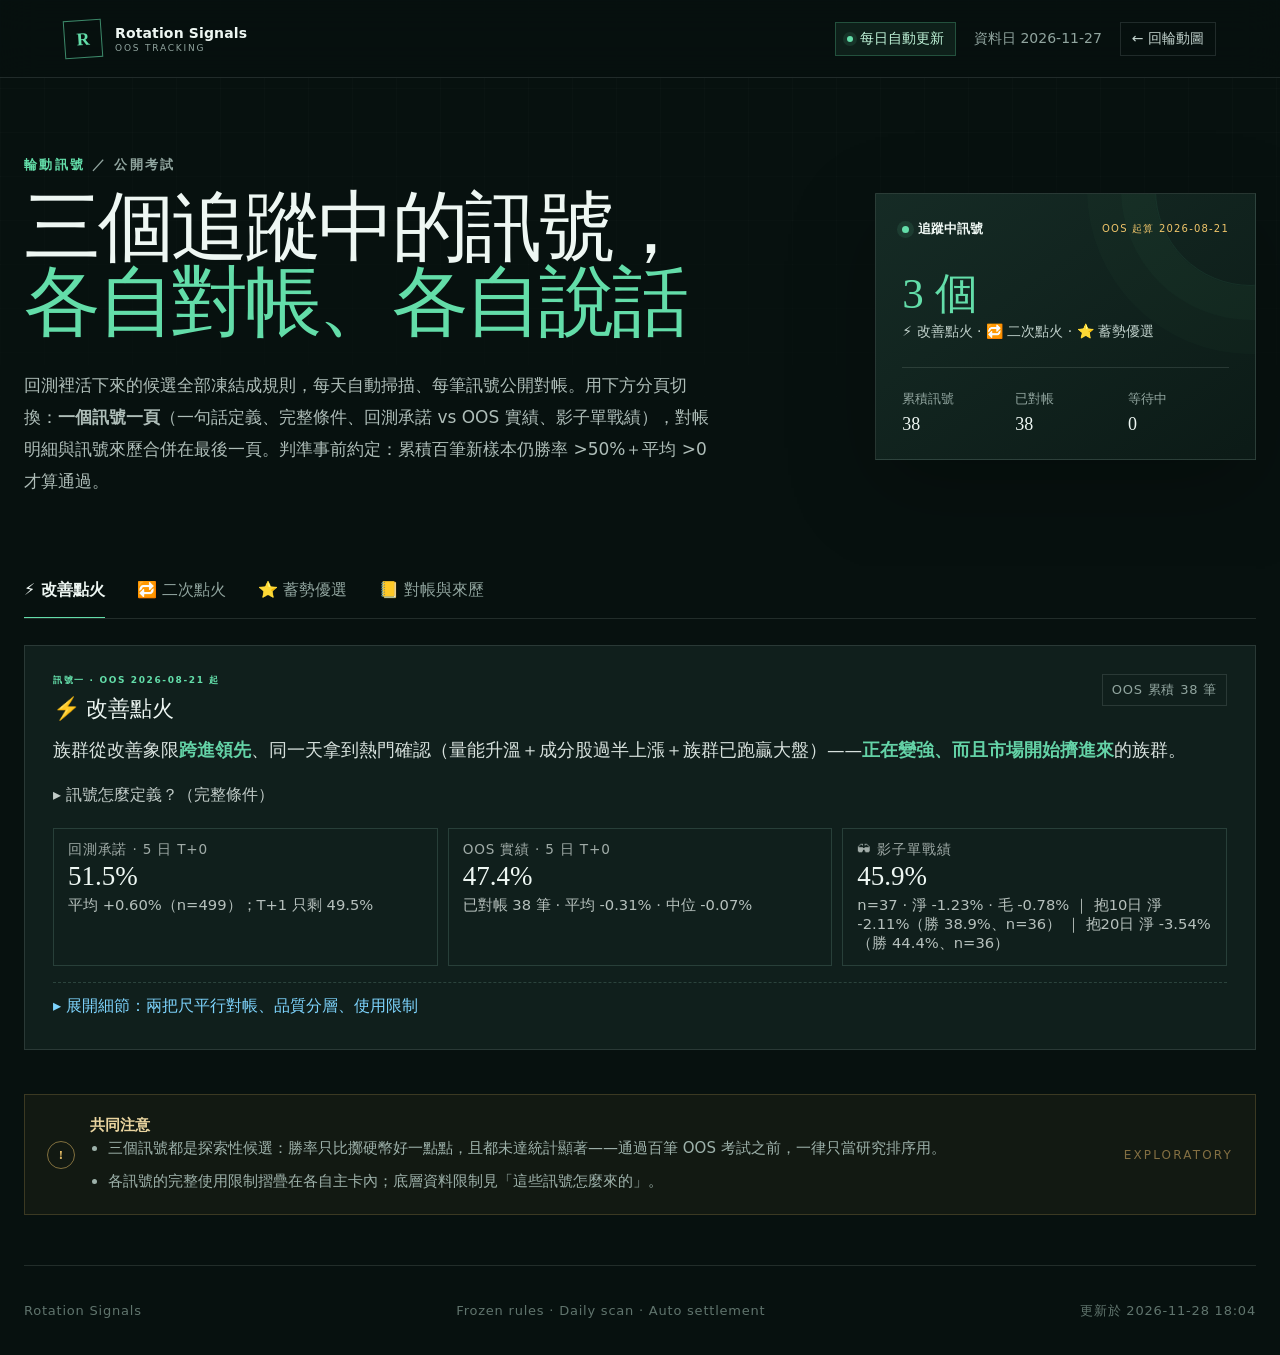
<file: signals.html>
<!doctype html>
<html lang="zh-Hant">
<head>
  <meta charset="utf-8">
  <meta name="viewport" content="width=device-width,initial-scale=1,viewport-fit=cover">
  <meta name="theme-color" content="#07110f">
  <meta name="description" content="輪動訊號 OOS 追蹤：改善點火／二次點火／蓄勢優選三個訊號各自對帳，回測承諾 vs 新樣本實績＋影子單戰績公開">
  <link rel="manifest" href="manifest.json">
  <link rel="icon" href="icons/icon-192.png">
  <link rel="stylesheet" href="signals.css">
  <style>
    /* 本頁專屬：訊號主卡＋對帳表＋記分板（signals.css 沒有的部分才寫在這） */
    .sig-table { width: 100%; border-collapse: collapse; font-size: 1.05rem; }
    .sig-table th, .sig-table td { padding: .55rem .6rem; text-align: left; border-bottom: 1px solid rgba(148, 210, 189, .12); white-space: nowrap; }
    .sig-table th { font-size: .85rem; letter-spacing: .08em; text-transform: uppercase; opacity: .65; }
    .sig-table td.members { white-space: normal; font-size: .95rem; opacity: .78; max-width: 300px; }
    .sig-table .num { text-align: right; font-variant-numeric: tabular-nums; }
    .sig-win { color: #6ee7b7; font-weight: 700; }
    .sig-loss { color: #fda4af; font-weight: 700; }
    .sig-wait { opacity: .6; }
    .sig-ref { opacity: .45; }
    .level-chip { display: inline-block; padding: .1rem .45rem; border-radius: 999px; font-size: .85rem; border: 1px solid rgba(148, 210, 189, .3); margin-left: .35rem; opacity: .8; }
    /* 品質標籤 chip：蓄勢確認（綠）／追高警戒（黃）／蓄勢優選（紫）／重觸發（藍）／二次點火（橘） */
    .sig-tag { display: inline-block; padding: .1rem .45rem; border-radius: 999px; font-size: .85rem; margin-left: .35rem; border: 1px solid rgba(148, 210, 189, .25); opacity: .78; }
    .sig-tag.good { border-color: rgba(110, 231, 183, .55); color: #6ee7b7; opacity: 1; }
    .sig-tag.warn { border-color: rgba(240, 197, 106, .6); color: #f0c56a; opacity: 1; }
    .sig-tag.star { border-color: rgba(196, 181, 253, .6); color: #c4b5fd; opacity: 1; }
    .sig-tag.retrig { border-color: rgba(125, 211, 252, .6); color: #7dd3fc; opacity: 1; }
    .sig-tag.wl { border-color: rgba(240, 160, 90, .65); color: #f0a05a; opacity: 1; }
    .table-wrap { overflow-x: auto; }
    /* grid item 預設 min-width:auto 會被寬表撐開 → 鎖 0 讓 table-wrap 自己捲 */
    .split-grid > .panel { min-width: 0; }
    .empty-note { padding: 1.2rem; opacity: .7; font-size: 1.05rem; }
    /* 對帳視窗切換 pill（5／10／20 日） */
    .win-pills { display: flex; gap: 8px; align-items: center; flex-wrap: wrap; }
    .win-pills button { padding: 6px 14px; border-radius: 999px; border: 1px solid rgba(148, 210, 189, .3); background: transparent; color: inherit; font-size: 1rem; cursor: pointer; }
    .win-pills button.on { background: rgba(110, 231, 183, .14); border-color: rgba(110, 231, 183, .6); font-weight: 700; }
    .win-pills small { opacity: .55; font-size: .85rem; }
    /* 平行對帳統計表（兩把尺） */
    .bench-title { margin: 18px 0 0; font-size: 1.05rem; letter-spacing: .04em; opacity: .9; }
    .bench-title b { color: #7dd3fc; }
    .bench-note { margin-top: 8px; font-size: 1rem; line-height: 1.75; opacity: .85; }
    .bench-note b { color: #6ee7b7; }
    .ptable { width: 100%; border-collapse: collapse; font-size: 1.02rem; margin-top: 14px; }
    .ptable th, .ptable td { padding: .5rem .55rem; border-bottom: 1px solid rgba(148, 210, 189, .12); text-align: right; white-space: nowrap; }
    .ptable th { font-size: .85rem; letter-spacing: .08em; text-transform: uppercase; opacity: .65; }
    .ptable th:first-child, .ptable td:first-child { text-align: left; }
    .ptable .is-main td { color: #6ee7b7; }
    .ptable .muted { opacity: .55; }
    /* 統計小卡（回測承諾 vs OOS 實績 vs 影子單） */
    .tier-grid { display: grid; grid-template-columns: repeat(auto-fit, minmax(150px, 1fr)); gap: 10px; margin-top: 16px; }
    .tier-card { border: 1px solid rgba(148, 210, 189, .18); padding: 12px 14px; }
    .tier-card small { display: block; opacity: .65; font-size: .85rem; letter-spacing: .06em; }
    .tier-card strong { font: 500 27px/1.3 Georgia, "Noto Serif TC", serif; }
    .tier-card span { display: block; opacity: .75; font-size: .92rem; margin-top: 2px; }
    /* 訊號主卡 */
    .sig-def { margin: 12px 0 0; font-size: 1.1rem; line-height: 1.85; opacity: .9; }
    .sig-def b { color: #6ee7b7; }
    .sig-more { margin-top: 16px; border-top: 1px dashed rgba(148, 210, 189, .2); }
    .sig-more > summary { cursor: pointer; padding: 12px 0 4px; font-size: 1.02rem; color: #7dd3fc; list-style: none; }
    .sig-more > summary::before { content: "▸ "; }
    .sig-more[open] > summary::before { content: "▾ "; }
    .sig-more > summary::-webkit-details-marker { display: none; }
    /* 摺疊長文（訊號定義／限制／來歷） */
    .fold-note { margin-top: 12px; }
    .fold-note > summary { cursor: pointer; font-size: 1rem; opacity: .8; list-style: none; padding: 6px 0; }
    .fold-note > summary::before { content: "▸ "; }
    .fold-note[open] > summary::before { content: "▾ "; }
    .fold-note > summary::-webkit-details-marker { display: none; }
    .fold-note p, .fold-note ul { font-size: 1rem; line-height: 1.8; opacity: .85; margin: 6px 0; }
    /* 假設記分板（沿用原實驗室樣式） */
    .lab-table { width: 100%; border-collapse: collapse; font-size: 1.02rem; }
    .lab-table th, .lab-table td { padding: .55rem .6rem; border-bottom: 1px solid rgba(148, 210, 189, .12); text-align: left; vertical-align: top; }
    .lab-table th { font-size: .85rem; letter-spacing: .08em; text-transform: uppercase; opacity: .65; white-space: nowrap; }
    .score-table td:first-child { white-space: nowrap; font-weight: 700; }
    .score-table td { font-size: .98rem; line-height: 1.65; min-width: 150px; }
    .score-table td.verdict-cell { min-width: 170px; }
    .verdict { display: inline-block; padding: .15rem .55rem; border-radius: 999px; font-size: .88rem; border: 1px solid rgba(148, 210, 189, .3); white-space: nowrap; }
    .verdict.adopt { border-color: rgba(110, 231, 183, .6); color: #6ee7b7; }
    .verdict.dead { border-color: rgba(253, 164, 175, .5); color: #fda4af; }
    .verdict.flip { border-color: rgba(240, 197, 106, .6); color: #f0c56a; }
    .verdict.oos { border-color: rgba(125, 211, 252, .6); color: #7dd3fc; }
    .verdict.weak, .verdict.nodata, .verdict.parked { opacity: .7; }
    /* 地基三結論（濃縮成一列小卡） */
    .base-grid { display: grid; grid-template-columns: repeat(auto-fit, minmax(240px, 1fr)); gap: 10px; margin-top: 14px; }
    .base-card { border: 1px solid rgba(148, 210, 189, .18); padding: 12px 14px; font-size: 1rem; line-height: 1.7; opacity: .88; }
    .base-card b { display: block; font-size: 1.05rem; margin-bottom: 4px; color: #6ee7b7; opacity: 1; }
    /* 分頁切換（Boss 不想一直下拉）：三訊號各一頁＋對帳與來歷一頁 */
    .tab-nav { margin-top: 4px; position: sticky; top: 78px; background: var(--ink); z-index: 10; }
    .tab-nav button { font-size: 16px; padding-top: 14px; }
    .tab-pane { display: none; padding: 26px 0 44px; }
    .tab-pane.show { display: block; }
    .tab-pane section + section { margin-top: 16px; }
    @media (max-width: 620px) { .tab-nav { top: 67px; } }
    @media (max-width: 720px) { .sig-table td.members, .sig-table th.members { display: none; } }
  </style>
  <title>輪動訊號追蹤｜台股產業輪動</title>
</head>
<body>
  <header class="site-header">
    <a class="brand" href="signals.html" aria-label="輪動訊號追蹤">
      <span class="brand-mark">R</span>
      <span><b>Rotation Signals</b><small>OOS TRACKING</small></span>
    </a>
    <div class="header-meta">
      <span class="local-pill"><i></i>每日自動更新</span>
      <span class="asof" id="headerAsOf">資料讀取中</span>
      <a class="back-link" href="index.html">← 回輪動圖</a>
    </div>
  </header>

  <main>
    <section class="loading-state page-shell" id="loadingState" role="status" aria-live="polite">
      <div><b>正在讀取訊號帳本</b><p>載入輪動訊號與對帳結果。</p></div>
    </section>

    <div class="page-shell" id="signalsApp" hidden>
      <section class="hero" id="top">
        <div class="hero-copy">
          <p class="hero-label">輪動訊號 <span>／ 公開考試</span></p>
          <h1>三個追蹤中的訊號，<br><em>各自對帳、各自說話</em></h1>
          <p>回測裡活下來的候選全部凍結成規則，每天自動掃描、每筆訊號公開對帳。用下方分頁切換：<b>一個訊號一頁</b>（一句話定義、完整條件、回測承諾 vs OOS 實績、影子單戰績），對帳明細與訊號來歷合併在最後一頁。判準事前約定：累積百筆新樣本仍勝率 &gt;50%＋平均 &gt;0 才算通過。</p>
        </div>
        <div class="hero-summary">
          <div class="summary-top"><span class="pulse"></span><b>追蹤中訊號</b><small>OOS 起算 2026-08-21</small></div>
          <div class="summary-score"><strong>3 個</strong><span>⚡ 改善點火 · 🔁 二次點火 · ⭐ 蓄勢優選</span></div>
          <div class="summary-divider"></div>
          <div class="summary-details">
            <div><span>累積訊號</span><b id="oosTotal">—</b></div>
            <div><span>已對帳</span><b id="oosFilled">—</b></div>
            <div><span>等待中</span><b id="oosPending">—</b></div>
          </div>
        </div>
      </section>

      <!-- ═══ 分頁列：三訊號各一頁＋對帳與來歷 ═══ -->
      <nav class="tab-nav" id="sigTabs" aria-label="訊號分頁">
        <button type="button" data-tab="il" class="active">⚡ 改善點火</button>
        <button type="button" data-tab="wl">🔁 二次點火</button>
        <button type="button" data-tab="combo">⭐ 蓄勢優選</button>
        <button type="button" data-tab="ledger">📒 對帳與來歷</button>
      </nav>

      <!-- ═══ 分頁一：⚡ 改善點火 ═══ -->
      <div class="tab-pane show" data-pane="il">
      <section class="split-grid">
        <article class="panel" style="grid-column: 1 / -1;" id="cardIl">
          <div class="panel-heading">
            <div><p class="eyebrow">訊號一 · OOS 2026-08-21 起</p><h2>⚡ 改善點火</h2></div>
            <span class="small-chip" id="ilCount">—</span>
          </div>
          <p class="sig-def">族群從改善象限<b>跨進領先</b>、同一天拿到熱門確認（量能升溫＋成分股過半上漲＋族群已跑贏大盤）——<b>正在變強、而且市場開始擠進來</b>的族群。</p>
          <details class="fold-note">
            <summary>訊號怎麼定義？（完整條件）</summary>
            <p>族群「同一天」滿足三件事就亮訊號：① 相對加權指數的 RRG 強度從「改善中」跨進「領先」；② 量能升溫＝近 5 日均成交額比近月均量高一成以上（&gt;1.1 倍）；③ 熱度確認＝族群裡至少一半成分股近 20 日上漲、且族群近 20 日已跑贏大盤。②＋③ 就是主頁的「熱門確認」。卡上的蓄勢／追高／重觸發標籤是事後分層記錄，<b>不是</b>亮訊號的門檻。主判準（凍結）＝訊號日收盤起算 5 個交易日 T+0、族群報酬 vs 全市場等權平均；T+1（隔天才進場）與 10／20 日視窗平行對帳、永不混成一個數字。另外注意：跨線判定用的族群指數是<b>全成分等權</b>（回測凍結、也是唯一驗出優勢的作法）；主頁輪動圖畫的是成交額前 8 大加權指數，兩邊象限可能不同步——圖上看起來還沒跨線但訊號亮了（或反過來）都正常，以這裡的帳本為準。</p>
          </details>
          <div class="tier-grid">
            <div class="tier-card"><small>回測承諾 · 5 日 T+0</small><strong>51.5%</strong><span>平均 +0.60%（n=499）；T+1 只剩 49.5%</span></div>
            <div class="tier-card"><small>OOS 實績 · 5 日 T+0</small><strong id="statWin">—</strong><span id="ilOosSub">等待對帳</span></div>
            <div class="tier-card"><small>🕶 影子單戰績</small><strong id="ilShadowWin">—</strong><span id="ilShadowSub">等待對帳</span></div>
          </div>
          <details class="sig-more">
            <summary>展開細節：兩把尺平行對帳、品質分層、使用限制</summary>
            <h3 class="bench-title">成績打分：vs <b>等權市場</b>（主判準用的尺）</h3>
            <div class="table-wrap">
              <table class="ptable" aria-label="平行對帳統計（vs 等權市場）">
                <thead><tr>
                  <th>對帳視窗</th><th>OOS 已對帳</th><th>OOS 勝率</th><th>OOS 平均</th><th>回測參考</th>
                </tr></thead>
                <tbody id="parallelRows"></tbody>
              </table>
            </div>
            <div class="chart-note"><span></span>回測參考＝2023-08～2026-08 in-sample 凍結快照（勝率／平均超額），永不隨新資料變動（與每月重跑的地基結論不同）、只當對照不混入 OOS 統計。10 日 T+1 是回測唯一 ≥50% 的 T+1 視窗（50.2%），但跨年不穩（2025 僅 42.8%）。</div>
            <h3 class="bench-title">換一把尺：成績改 vs <b>加權指數 ^TWII</b>（平行參考，不做判準）</h3>
            <details class="fold-note">
              <summary>為什麼要兩把尺？（口徑論述）</summary>
              <p>主判準是<b>混合視角</b>——訊號用「vs 加權指數」的 RRG 判定、成績用「vs 等權市場」打分（主動選股者的機會成本是「買別的族群」＝市場平均股，不是買 0050）。下表把同一批訊號改用<b>加權指數</b>打分，純平行對照。回測早已攤牌：換這把尺後全視窗跌破 50%（T+1 5 日僅 46.7%／−0.12%）——權值股獨強時，族群贏過「平均的股票」不代表贏過大盤本身。兩把尺答的是兩個不同的問題，永不混成一個數字。</p>
            </details>
            <div class="table-wrap">
              <table class="ptable" aria-label="平行對帳統計（vs 加權指數）">
                <thead><tr>
                  <th>對帳視窗</th><th>OOS 已對帳</th><th>OOS 勝率</th><th>OOS 平均</th><th>回測參考</th>
                </tr></thead>
                <tbody id="parallelTwiiRows"></tbody>
              </table>
            </div>
            <h3 class="bench-title">品質分層對帳（5 日 T+0 口徑）</h3>
            <div class="tier-grid" id="tierCards"></div>
            <div class="chart-note"><span></span><span id="tierNote">OOS 有第一筆對帳後，這裡自動比較「蓄勢優選」「蓄勢確認」「追高警戒」「重觸發」各分組的勝率——驗證回測的分層結論能不能在新樣本重現。</span></div>
            <details class="fold-note">
              <summary>使用限制（這個訊號的誠實標註）</summary>
              <ul class="limitations-list">
                <li>探索性候選：回測 51.5% 只比擲硬幣好 1.5 個百分點，且事件視窗互相重疊，統計證據薄。</li>
                <li>T+1 執行視窗下回測僅 49.5%／+0.44%、中位 −0.03%＝隔天才進場的話，回測已不達標；優勢約一半集中在訊號隔天第一根 K。</li>
                <li>回測期間 2025 年勝率僅 46.9%（輸的年份）；訊號優勢依賴「權值股獨強」的行情結構。</li>
                <li>成績改用「vs 加權指數」打分時回測全視窗 &lt;50%——訊號贏的是「市場平均股」，不保證贏過權值股拉動的大盤。</li>
              </ul>
            </details>
          </details>
        </article>
      </section>

      </div>

      <!-- ═══ 分頁二：🔁 二次點火 ═══ -->
      <div class="tab-pane" data-pane="wl">
      <section class="split-grid">
        <article class="panel" style="grid-column: 1 / -1;" id="cardWl">
          <div class="panel-heading">
            <div><p class="eyebrow">訊號二 · OOS 2026-08-25 起</p><h2>🔁 二次點火</h2></div>
            <span class="small-chip" id="wlCount">—</span>
          </div>
          <p class="sig-def">曾經領先的族群動能歇腳幾天（退到轉弱區）、<b>再次跨回領先</b>＋同一套熱門確認——<b>輪動還在進行、短暫休息後再點火</b>的族群。與改善點火分開計分、永不混算。</p>
          <details class="fold-note">
            <summary>訊號怎麼定義？（完整條件）</summary>
            <p>族群「同一天」滿足三件事就亮訊號：① 相對加權指數的 RRG 強度從「轉弱」跨回「領先」（曾領先→動能歇腳退到轉弱區→再點火，中間沒經過改善象限）；② 量能升溫＝近 5 日均成交額比近月均量高一成以上（&gt;1.1 倍）；③ 熱度確認＝族群裡至少一半成分股近 20 日上漲、且族群近 20 日已跑贏大盤。②＋③ 與改善點火用的是<b>同一套</b>「熱門確認」。「歇腳 N 日」＝跨線前在轉弱區停留的交易日數，純記錄、不設門檻。主統計（凍結）＝訊號日收盤起算 5 個交易日 T+0、族群報酬 vs 全市場等權平均；T+1 與 10／20 日視窗平行對帳，與改善點火分開計分、永不混算。跨線判定的族群指數口徑同改善點火＝<b>全成分等權</b>，與主頁圖（成交額前 8 大加權）象限可能不同步，以帳本為準。另外，二次點火跨的是<b>動能橫線</b>（動能翻回 100 以上）、不是 RS 直線——訊號日 RS 值離 100 較遠是正常的。</p>
          </details>
          <div class="tier-grid" id="wlCards"></div>
          <div class="chart-note"><span></span><span id="wlNote">二次點火考試起跑，等待第一筆訊號。</span></div>
          <details class="sig-more">
            <summary>展開細節：兩把尺平行對帳、來歷、使用限制</summary>
            <h3 class="bench-title">成績打分：vs <b>等權市場</b>（主判準用的尺）</h3>
            <div class="table-wrap">
              <table class="ptable" aria-label="二次點火平行對帳統計（vs 等權市場）">
                <thead><tr>
                  <th>對帳視窗</th><th>OOS 已對帳</th><th>OOS 勝率</th><th>OOS 平均</th><th>回測參考</th>
                </tr></thead>
                <tbody id="parallelWlRows"></tbody>
              </table>
            </div>
            <h3 class="bench-title">換一把尺：成績改 vs <b>加權指數 ^TWII</b>（平行參考，不做判準）</h3>
            <div class="table-wrap">
              <table class="ptable" aria-label="二次點火平行對帳統計（vs 加權指數）">
                <thead><tr>
                  <th>對帳視窗</th><th>OOS 已對帳</th><th>OOS 勝率</th><th>OOS 平均</th><th>回測參考</th>
                </tr></thead>
                <tbody id="parallelWlTwiiRows"></tbody>
              </table>
            </div>
            <div class="chart-note"><span></span>兩把尺原則同改善點火（等權＝主判準、加權＝平行參考，永不混算）。回測參考＝2023-08～2026-08 in-sample 凍結快照，永不隨新資料變動（與每月重跑的地基結論不同）；加權尺六格 2026-08-25 以凍結事件明細補算（n=744）——換這把尺全視窗貼平或跌破 50%，二次點火的優勢也只對「等權市場」這把尺存在。</div>
            <details class="fold-note" open>
              <summary>來歷：路徑分解的意外發現</summary>
              <p>起點是 Boss 看圖的觀察：「很多熱門確認是從落後或轉弱<b>直接</b>轉進領先，沒經過改善」。回測驗證屬實——熱門確認的進領先事件裡，<b>53% 走「轉弱→領先」</b>（曾領先→動能歇腳幾天→再點火），改善點火抓的「改善→領先」路徑只涵蓋 36%。而「轉弱→領先＋熱門確認」本身：T+1 5 日勝率 52.8%／平均 +0.35%（n=744），跨年 49.4／53.0／57.0——<b>整條研究線第一個 2025 年也站上 50% 的格子</b>。明細表中 <b>🔁 二次點火</b> 就是這類訊號；「歇腳 N 日」＝跨線前在轉弱區停留天數（純記錄）。</p>
            </details>
            <details class="fold-note">
              <summary>使用限制（這個訊號的誠實標註）</summary>
              <ul class="limitations-list">
                <li>回測 52.8% 距 50% 約 1.5 個標準差＝統計上未達顯著。</li>
                <li>只在等權指數作法上存在（成交額加權法全滅 44.x%）。</li>
                <li>四條進領先路徑挑最亮的一格、有選擇效應——正因如此才上 OOS 考試而不是直接採用。</li>
                <li>改善點火的品質標籤（蓄勢確認／追高警戒等）對這個訊號未驗證過，不掛。</li>
              </ul>
            </details>
          </details>
        </article>
      </section>

      </div>

      <!-- ═══ 分頁三：⭐ 蓄勢優選 ═══ -->
      <div class="tab-pane" data-pane="combo">
      <section class="split-grid">
        <article class="panel" style="grid-column: 1 / -1;" id="cardCombo">
          <div class="panel-heading">
            <div><p class="eyebrow">訊號三 · OOS 分層 2026-08-24 起</p><h2>⭐ 蓄勢優選</h2></div>
            <span class="small-chip" id="comboCount">—</span>
          </div>
          <p class="sig-def">改善點火裡的精選層：跨線前已在改善區<b>蓄勢 ≥4 個交易日</b>、且廣度 5 日斜率 ≤0.10（<b>沒人在追高</b>）。兩個條件經交叉驗證近乎獨立——蹲得夠久、又還沒被搶上車的那批。</p>
          <details class="fold-note">
            <summary>訊號怎麼定義？（完整條件）</summary>
            <p>不是獨立訊號，是<b>改善點火的精選層</b>：改善點火三條件（①跨進領先＋②量能升溫＋③熱度確認）全數成立，再同時滿足兩個分層條件——④ 蓄勢確認＝跨線前已在改善區連續蓄勢 ≥4 個交易日；⑤ 無追高＝廣度 5 日斜率有值且 ≤0.10（成分股上漲家數還沒被搶著推高）。對帳明細裡標 ⭐ 的那些筆就是它，不另外重複計入訊號總數。主口徑（凍結）＝5 日 T+0、族群報酬 vs 全市場等權平均；回測參考六視窗已用凍結事件明細補齊（宣告格＝T+1 5 日 60.3%／+1.30%、n=73），OOS 對帳照常累積。</p>
          </details>
          <div class="tier-grid" id="comboCards"></div>
          <div class="chart-note"><span></span><span id="comboNote">蓄勢優選不是獨立事件、是改善點火的分層：對帳明細裡標 ⭐ 的那些筆。</span></div>
          <details class="sig-more">
            <summary>展開細節：兩把尺平行對帳、條件來歷、使用限制</summary>
            <h3 class="bench-title">成績打分：vs <b>等權市場</b>（主判準用的尺）</h3>
            <div class="table-wrap">
              <table class="ptable" aria-label="蓄勢優選平行對帳統計（vs 等權市場）">
                <thead><tr>
                  <th>對帳視窗</th><th>OOS 已對帳</th><th>OOS 勝率</th><th>OOS 平均</th><th>回測參考</th>
                </tr></thead>
                <tbody id="parallelComboRows"></tbody>
              </table>
            </div>
            <h3 class="bench-title">換一把尺：成績改 vs <b>加權指數 ^TWII</b>（平行參考，不做判準）</h3>
            <div class="table-wrap">
              <table class="ptable" aria-label="蓄勢優選平行對帳統計（vs 加權指數）">
                <thead><tr>
                  <th>對帳視窗</th><th>OOS 已對帳</th><th>OOS 勝率</th><th>OOS 平均</th><th>回測參考</th>
                </tr></thead>
                <tbody id="parallelComboTwiiRows"></tbody>
              </table>
            </div>
            <div class="chart-note"><span></span>兩把尺原則同改善點火。回測參考＝2023-08～2026-08 in-sample 凍結快照，永不隨新資料變動（與每月重跑的地基結論不同）；六視窗 2026-08-25 以凍結事件明細補齊（n=73 樣本薄，補算前先復現宣告格 T+1 5 日 60.3%／+1.30% 通過才落表），宣告格以外的視窗僅供對照、攤牌仍看 OOS。</div>
            <details class="fold-note">
              <summary>兩個條件怎麼來的？</summary>
              <p>「蓄勢確認」＝訊號亮起前已在改善區蓄勢 ≥4 個交易日（回測這桶勝率 54.4%，急跨線只有 47.2%）。「追高警戒」的反向＝廣度 5 日斜率 ≤0.10、大家還沒搶上車（斜率 &gt;0.10 是回測最爛桶 44.4%）。兩者相交＝回測最佳格 60.3%／+1.30%——但只有 73 筆、2025 年 47.1%，樣本薄，正因如此才上 OOS 公開考而不是直接採用。</p>
            </details>
            <details class="fold-note">
              <summary>使用限制（這個訊號的誠實標註）</summary>
              <ul class="limitations-list">
                <li>回測 n=73＝樣本薄；2025 年 47.1% 跌破 50%，跨年不一致。</li>
                <li>條件是從 26 個桶的分層測試選出來的，選擇效應風險高。</li>
                <li>影子單戰績非獨立開單：直接取改善點火影子單裡標 ⭐ 的那些筆分組統計，不重複模擬、不另計成本。</li>
              </ul>
            </details>
          </details>
        </article>
      </section>

      </div>

      <!-- ═══ 分頁四：📒 對帳與來歷（對帳明細＝主角放最上；影子單只是規則說明放後；訊號來歷壓底） ═══ -->
      <div class="tab-pane" data-pane="ledger">
      <!-- ═══ 對帳明細（全訊號共用一張表） ═══ -->
      <section class="split-grid">
        <article class="panel" style="grid-column: 1 / -1;">
          <div class="panel-heading">
            <div><p class="eyebrow">每筆訊號 · 新到舊</p><h2>對帳明細</h2></div>
            <div class="win-pills" id="winPills" role="group" aria-label="對帳視窗切換">
              <button type="button" data-win="5" class="on">5 日<small>（主）</small></button>
              <button type="button" data-win="10">10 日</button>
              <button type="button" data-win="20">20 日</button>
              <span class="small-chip" id="ledgerCount">—</span>
            </div>
          </div>
          <div class="table-wrap">
            <table class="sig-table" aria-label="輪動訊號對帳明細">
              <thead><tr>
                <th>日期</th><th>族群＋標籤</th><th class="members">主力成分股</th>
                <th class="num">量能</th><th class="num">廣度</th>
                <th class="num" id="colT0">5日 T+0</th><th class="num" id="colT1">5日 T+1</th>
                <th class="num" title="影子單：T+1 收盤買前 3 大主角、持 5 日、扣 0.45% 成本的淨損益（絕對報酬口徑）">🕶 淨(5日)</th><th>結果</th>
              </tr></thead>
              <tbody id="signalRows"></tbody>
            </table>
            <div class="empty-note" id="emptyNote" hidden>還沒有訊號。訊號亮起當天會出現在這裡，各視窗滿天數後自動對帳。</div>
          </div>
          <div class="chart-note"><span></span>「結果」永遠依 5 日 T+0 主判準判定；「參考」＝OOS 起算日之前的訊號（回測樣本期內），不計入統計。標籤：<b>✓ 蓄勢 N 日</b>＝蓄勢確認（≥4 日）、<b>⚠ 追高警戒</b>＝廣度 5 日斜率 &gt;0.10、<b>⭐ 蓄勢優選</b>＝蓄勢確認且無追高、<b>🔁 重觸發 N 日</b>＝距同族群上一次跨進領先 ≤20 個交易日（首次跨線／間隔 &gt;20 日則以灰字標示）、<b>🔁 二次點火</b>＝轉弱→領先的訊號（統計分開算、勝負記號同一把 5 日 T+0 尺）。</div>
        </article>
      </section>

      <!-- ═══ 🕶 影子單規則說明（戰績數字在各訊號分頁主卡） ═══ -->
      <section class="split-grid">
        <article class="panel" style="grid-column: 1 / -1;">
          <div class="panel-heading">
            <div><p class="eyebrow">可執行版對帳 · 2026-08-25 起</p><h2>🕶 影子單</h2></div>
            <span class="small-chip">零風險模擬 · 非買進建議</span>
          </div>
          <p class="bench-note">考卷答的是「訊號有沒有資訊」（族群指數的<b>相對超額</b>）；影子單答的是另一個問題——「<b>真的照訊號進場，扣掉成本會賺賠多少</b>」。回測已攤牌：二次點火平均毛超額 +0.35%／筆，比台股一趟來回成本（約 0.4~0.5%）還小，數學上先輸在起跑線；影子單就是把這筆帳每天自動記給你看。注意這是<b>絕對報酬</b>口徑（會跟著大盤方向走），跟上面明細表的相對超額是兩把尺、不能互比。另一個誠實標註：回測打分買的是<b>族群全部成分股（等權）</b>的理論組合，影子單為了可執行只買<b>前 3 大主角</b>——「主角能不能代表族群」這個代理假設沒經過回測驗證，本身也是這場考試在驗的東西之一。累積 20~30 筆後平均淨損益仍為正，再談真金小額也不遲。</p>
          <div class="chart-note"><span></span><span id="shadowNote">規則：訊號隔天（T+1）收盤模擬買進族群成交額前 3 大主角、持 5 個交易日機械出場，毛報酬扣來回成本 0.45%＝淨損益；不補歷史。影子單戰績各自顯示在各訊號分頁的主卡。</span></div>
        </article>
      </section>

      <!-- ═══ 這些訊號怎麼來的（原假設實驗室濃縮） ═══ -->
      <section class="split-grid" id="origins">
        <article class="panel" style="grid-column: 1 / -1;">
          <details class="sig-more" id="originsFold">
            <summary><b>這些訊號怎麼來的？</b>（研究地基＋假設記分板：每個測過的假設與判決，全部列出、不挑好看的）</summary>
            <h3 class="bench-title">研究地基：三個一句話結論</h3>
            <div class="base-grid">
              <div class="base-card"><b>① 裸象限沒有 alpha</b>族群進多頭象限後 20 日超額勝率只有 <span id="baseQuadrant">37.0%</span>——照 RRG 直接買反而輸，均值回歸主導。</div>
              <div class="base-card"><b>② alpha 藏在確認條件</b>疊上熱門確認勝率 <span id="baseHotOff">33.2%</span> → <span id="baseHotOn">42.5%</span>（+9pp）但仍 &lt;50%——優勢要往條件疊加找，不在象限本身。</div>
              <div class="base-card"><b>③ 混合視角催生候選</b>回測窗內加權指數贏全市場等權近百個百分點（+140.6% vs +43.4%）；把打分的尺換成等權後，第一個三項全正的格子出現＝改善點火的前身。</div>
            </div>
            <div class="chart-note"><span></span><span id="baseAsOf">地基回測每月 1 日 07:10 自動重跑，數字隨最新資料窗更新。</span></div>
            <h3 class="bench-title">假設記分板（事前宣告制：先寫猜想與門檻，再跑回測、照實判決）</h3>
            <div class="table-wrap">
              <table class="lab-table score-table" aria-label="假設記分板">
                <thead><tr><th>假設</th><th>事前猜想</th><th>回測結果</th><th class="verdict-cell">判決</th></tr></thead>
                <tbody id="scoreboardRows"></tbody>
              </table>
            </div>
            <div class="insight-box"><b>防過擬合警語。</b><p>幾十個桶同測，就算全是雜訊也預期 1~2 個「假亮點」。事前宣告方向＋跨年拆分＋OOS 對帳，就是在防這種自欺——所以活下來的候選一律先上公開考試，不直接採用。</p></div>
            <h3 class="bench-title">掛起的牌（非判決：資料或決策未到位，先不翻）</h3>
            <ul class="next-list" id="parkedList" aria-label="掛起的假設"></ul>
            <details class="fold-note">
              <summary>資料品質限制（全站數字共同的底層限制）</summary>
              <ul class="limitations-list">
                <li>產業分類採今日快照回推（前視偏誤）；已下市股票不在樣本（存活者偏誤）。</li>
                <li>成交額以 Yahoo 價量代理，與交易所口徑有差；族群指數無法直接買進。</li>
                <li>前瞻視窗互相重疊，事件非獨立樣本，顯著性被高估。</li>
                <li>全部為毛超額，未扣手續費、證交稅與滑價。</li>
                <li>用途是「值得優先研究的族群排序」，不是買進訊號，也不預測絕對報酬；本頁僅供研究，不構成投資建議。</li>
              </ul>
            </details>
          </details>
        </article>
      </section>
      </div>

      <section class="data-warning">
        <span class="warning-icon">!</span>
        <div><b>共同注意</b><ul class="limitations-list">
          <li>三個訊號都是探索性候選：勝率只比擲硬幣好一點點，且都未達統計顯著——通過百筆 OOS 考試之前，一律只當研究排序用。</li>
          <li>各訊號的完整使用限制摺疊在各自主卡內；底層資料限制見「這些訊號怎麼來的」。</li>
        </ul></div>
        <span class="warning-label">EXPLORATORY</span>
      </section>

      <footer><span>Rotation Signals</span><p>Frozen rules · Daily scan · Auto settlement</p><span id="generatedAt">僅供研究驗證</span></footer>
    </div>
  </main>
  <script src="signals.js" defer></script>
</body>
</html>
</file>
<file: signals.css>
:root {
  --ink: #07110f;
  --ink-2: #0c1816;
  --panel: #101f1c;
  --panel-2: #132521;
  --line: rgba(229, 245, 239, 0.12);
  --text: #eef7f3;
  --muted: #91a59f;
  --mint: #63dda9;
  --blue: #69aefb;
  --amber: #f0c56a;
  --red: #ef8585;
  --paper: #eaf0ec;
}

* { box-sizing: border-box; }
html { scroll-behavior: smooth; }
body {
  margin: 0;
  background: var(--ink);
  color: var(--text);
  font-family: Inter, "Noto Sans TC", "PingFang TC", "Microsoft JhengHei", system-ui, sans-serif;
  -webkit-font-smoothing: antialiased;
}
button, a { font: inherit; }
button { color: inherit; }
a { color: inherit; }

body::before {
  content: "";
  position: fixed;
  inset: 0;
  pointer-events: none;
  background-image: linear-gradient(rgba(255,255,255,.018) 1px, transparent 1px), linear-gradient(90deg, rgba(255,255,255,.018) 1px, transparent 1px);
  background-size: 44px 44px;
  mask-image: linear-gradient(to bottom, black, transparent 58%);
}

.site-header {
  height: 78px;
  padding: 0 clamp(24px, 5vw, 80px);
  display: flex;
  align-items: center;
  justify-content: space-between;
  border-bottom: 1px solid var(--line);
  background: rgba(7,17,15,.82);
  backdrop-filter: blur(18px);
  position: sticky;
  top: 0;
  z-index: 20;
}
.brand { display: flex; align-items: center; gap: 13px; color: inherit; text-decoration: none; }
.brand-mark { width: 38px; height: 38px; display: grid; place-items: center; border: 1px solid rgba(99,221,169,.6); color: var(--mint); font: 700 18px/1 Georgia, serif; transform: rotate(-4deg); }
.brand > span:last-child { display: grid; gap: 2px; }
.brand b { font-size: 14px; letter-spacing: .01em; }
.brand small { color: var(--muted); font-size: 9px; letter-spacing: .2em; }
.header-meta { display: flex; align-items: center; gap: 18px; font-size: 14px; }
.local-pill { display: inline-flex; align-items: center; gap: 7px; color: #bff3d8; padding: 7px 11px; border: 1px solid rgba(99,221,169,.25); background: rgba(99,221,169,.08); }
.local-pill i { width: 6px; height: 6px; border-radius: 50%; background: var(--mint); box-shadow: 0 0 0 4px rgba(99,221,169,.1); }
.asof { color: var(--muted); }
.back-link { display:inline-flex;align-items:center;gap:7px;padding:7px 11px;border:1px solid var(--line);color:#c4d5cf;text-decoration:none; }
.back-link:hover,.back-link:focus-visible { border-color:rgba(99,221,169,.55);color:var(--mint); }
.loading-state { min-height:420px;display:grid;place-items:center;text-align:center;color:var(--muted); }
.loading-state b { display:block;margin-bottom:10px;color:var(--text);font:500 24px/1.2 Georgia,"Noto Serif TC",serif; }
.loading-state p { margin:0;line-height:1.7; }
[hidden] { display:none !important; }
.method-label { min-width:0; }
.sample-note { color:var(--muted);font-size:9px; }
.error-actions { margin-top:18px;display:flex;justify-content:center;gap:10px; }
.error-actions button { padding:9px 13px;border:1px solid var(--line);background:var(--panel);cursor:pointer; }
.question-grid article { overflow-wrap:anywhere; }
.limitations-list { margin:0;padding-left:18px;color:#9db1aa;font-size:15px;line-height:1.75; }
.limitations-list li + li { margin-top:7px; }

.page-shell { width: min(1320px, calc(100% - 48px)); margin: 0 auto; }
.hero { min-height: 430px; padding: 78px 0 64px; display: grid; grid-template-columns: 1.45fr .75fr; gap: clamp(40px, 9vw, 130px); align-items: center; }
.hero-label, .eyebrow { margin: 0 0 16px; color: var(--mint); font-size: 13px; font-weight: 700; letter-spacing: .18em; text-transform: uppercase; }
.hero-label span { color: var(--muted); }
.hero h1 { margin: 0; font: 500 clamp(46px, 6vw, 82px)/.98 Georgia, "Noto Serif TC", serif; letter-spacing: -.045em; }
.hero h1 em { color: var(--mint); font-style: normal; }
.hero-copy > p:last-child { max-width: 690px; margin: 28px 0 0; color: #aebdb8; font-size: 17px; line-height: 1.9; }

.hero-summary { background: linear-gradient(145deg, rgba(22,44,38,.98), rgba(12,27,23,.98)); border: 1px solid var(--line); padding: 26px; box-shadow: 0 28px 80px rgba(0,0,0,.25); position: relative; overflow: hidden; }
.hero-summary::after { content: ""; position: absolute; width: 190px; height: 190px; border: 1px solid rgba(99,221,169,.08); border-radius: 50%; right: -92px; top: -100px; box-shadow: 0 0 0 34px rgba(99,221,169,.025), 0 0 0 68px rgba(99,221,169,.018); }
.summary-top { display: flex; align-items: center; gap: 9px; position: relative; z-index: 1; }
.summary-top b { font-size: 13px; }
.summary-top small { margin-left: auto; color: var(--amber); font-size: 10px; letter-spacing: .12em; }
.pulse { width: 7px; height: 7px; background: var(--mint); border-radius: 50%; box-shadow: 0 0 0 5px rgba(99,221,169,.1); }
.summary-score { margin: 34px 0 26px; display: grid; gap: 8px; }
.summary-score strong { color: var(--mint); font: 500 43px/1 Georgia, serif; }
.summary-score span { color: #c0d1cb; font-size: 14px; }
.summary-divider { height: 1px; background: var(--line); }
.summary-details { display: grid; grid-template-columns: repeat(3,1fr); gap: 12px; margin-top: 22px; }
.summary-details div { display: grid; gap: 7px; }
.summary-details span { color: var(--muted); font-size: 13px; }
.summary-details b { font: 500 18px/1 Georgia, serif; }

.tab-nav { display: flex; border-bottom: 1px solid var(--line); gap: 32px; overflow-x: auto; }
.tab-nav button { flex: 0 0 auto; border: 0; background: transparent; padding: 0 0 17px; color: var(--muted); font-size: 13px; cursor: pointer; position: relative; }
.tab-nav button::after { content: ""; position: absolute; height: 2px; background: var(--mint); left: 50%; right: 50%; bottom: -1px; transition: .2s ease; }
.tab-nav button:hover { color: var(--text); }
.tab-nav button.active { color: var(--text); font-weight: 700; }
.tab-nav button.active::after { left: 0; right: 0; }
.tab-content { min-height: 560px; padding: 34px 0 50px; }

.test-guide { margin-bottom: 16px; padding: 30px; border: 1px solid rgba(99,221,169,.2); background: linear-gradient(135deg, rgba(20,42,36,.98), rgba(12,27,23,.98)); }
.test-guide-head { display: grid; grid-template-columns: .8fr 1.2fr; gap: 40px; align-items: end; padding-bottom: 23px; border-bottom: 1px solid var(--line); }
.test-guide-head .eyebrow { margin-bottom: 8px; font-size: 9px; }
.test-guide-head h2 { margin: 0; font: 500 27px/1.2 Georgia, "Noto Serif TC", serif; }
.test-guide-head > p { margin: 0; color: #aabbb5; font-size: 12px; line-height: 1.8; }
.question-grid { display: grid; grid-template-columns: repeat(4, 1fr); gap: 0; margin-top: 24px; }
.question-grid article { min-height: 126px; display: grid; grid-template-columns: 31px 1fr; gap: 10px; padding: 0 17px; border-left: 1px solid var(--line); }
.question-grid article:first-child { padding-left: 0; border-left: 0; }
.question-grid article > span { width: 26px; height: 26px; display: grid; place-items: center; color: var(--mint); border: 1px solid rgba(99,221,169,.35); font: 700 9px/1 Georgia,serif; }
.question-grid b { font-size: 11px; }
.question-grid p { margin: 8px 0 0; color: #849a93; font-size: 9px; line-height: 1.65; }
.reading-rule { margin-top: 19px; padding: 15px 17px; display: grid; grid-template-columns: 165px 1fr; gap: 20px; align-items: center; background: rgba(240,197,106,.05); border-left: 2px solid var(--amber); }
.reading-rule > div { display: grid; gap: 5px; }
.reading-rule span { color: var(--amber); font-size: 8px; letter-spacing: .12em; }
.reading-rule b { font-size: 11px; }
.reading-rule p { margin: 0; color: #95a8a2; font-size: 9px; line-height: 1.65; }

.metric-grid { display: grid; grid-template-columns: repeat(3, 1fr); gap: 16px; margin-bottom: 16px; }
.metric-card { min-height: 222px; padding: 24px; background: var(--panel); border: 1px solid var(--line); position: relative; overflow: hidden; }
.metric-card::after { content: ""; position: absolute; width: 95px; height: 95px; border-radius: 50%; right: -35px; top: -38px; opacity: .22; filter: blur(18px); }
.mint-card::after { background: var(--mint); } .blue-card::after { background: var(--blue); } .amber-card::after { background: var(--amber); }
.metric-kicker { display: flex; align-items: center; gap: 10px; color: var(--muted); font-size: 11px; letter-spacing: .08em; }
.metric-index { color: var(--text); font: 500 14px/1 Georgia, serif; }
.metric-value { display: flex; align-items: baseline; gap: 10px; margin: 27px 0 17px; }
.metric-value span { color: #aab8b3; font: 500 clamp(23px, 2vw, 30px)/1 Georgia, serif; }
.metric-value b { color: #5d716b; font-size: 16px; }
.metric-value strong { font: 500 clamp(27px, 2.3vw, 36px)/1 Georgia, serif; }
.mint-card .metric-value strong { color: var(--mint); } .blue-card .metric-value strong { color: var(--blue); } .amber-card .metric-value strong { color: var(--amber); }
.metric-card p { margin: 0; color: #9eb0aa; font-size: 12px; line-height: 1.7; max-width: 94%; }
.metric-tag { margin-top: 19px; display: inline-block; padding: 6px 9px; border: 1px solid var(--line); color: #c0cec9; font-size: 10px; }

.split-grid { display: grid; grid-template-columns: 1.25fr .75fr; gap: 16px; }
.panel { background: var(--panel); border: 1px solid var(--line); padding: 28px; }
.panel-heading { display: flex; align-items: flex-start; justify-content: space-between; gap: 16px; }
.panel-heading .eyebrow { margin-bottom: 8px; font-size: 9px; }
.panel h2 { margin: 0; font: 500 22px/1.25 Georgia, "Noto Serif TC", serif; }
.small-chip, .preview-badge { padding: 6px 9px; border: 1px solid var(--line); color: var(--muted); font-size: 13px; letter-spacing: .06em; white-space: nowrap; }
.method-list { display: grid; gap: 20px; margin-top: 30px; }
.method-row { display: grid; grid-template-columns: 34px 1fr 58px; gap: 12px; align-items: center; }
.method-letter { width: 30px; height: 30px; display: grid; place-items: center; color: var(--ink); font: 700 12px/1 Georgia,serif; }
.mint { background: var(--mint); } .blue { background: var(--blue); } .slate { background: #91a59f; } .amber { background: var(--amber); }
.method-name { display: flex; justify-content: space-between; font-size: 11px; color: #adbbb6; }
.method-name b { color: var(--text); }
.bar-track { height: 5px; margin-top: 9px; background: #1d302b; overflow: hidden; }
.bar-fill { display: block; height: 100%; }
.method-side { display: grid; text-align: right; gap: 3px; }
.method-side small { color: var(--muted); font-size: 9px; }
.method-side strong { color: var(--red); font: 500 13px/1 Georgia,serif; }
.chart-note { margin-top: 25px; padding-top: 18px; border-top: 1px solid var(--line); color: var(--muted); font-size: 15px; line-height: 1.7; display: flex; gap: 8px; align-items: flex-start; }
/* 只有第一個（空的）span 是裝飾小圓點；後面裝文字的 span 不能吃到這條
   （舊寫法 .chart-note span 會把文字 span 壓成 5px 寬 → 中文變一個字一行的直條） */
.chart-note > span:first-child { flex: 0 0 5px; height: 5px; border-radius: 50%; background: var(--amber); margin-top: 7px; }

.status-dot { color: var(--amber); font-size: 10px; display: flex; align-items: center; gap: 6px; white-space: nowrap; }
.status-dot::before { content: ""; width: 6px; height: 6px; border-radius: 50%; background: currentColor; }
.blue-dot { color: var(--blue); }
.hot-compare { display: grid; grid-template-columns: 1fr auto 1fr; gap: 13px; align-items: center; margin-top: 34px; }
.hot-side { display: grid; gap: 7px; padding: 17px 14px; border: 1px solid var(--line); }
.hot-side span { color: var(--muted); font-size: 9px; }
.hot-side strong { font: 500 28px/1 Georgia,serif; }
.hot-side small { color: #6f827c; font-size: 9px; }
.hot-side.active { background: rgba(240,197,106,.06); border-color: rgba(240,197,106,.25); }
.hot-side.active strong { color: var(--amber); }
.hot-arrow { color: var(--muted); display: grid; gap: 3px; justify-items: center; }
.hot-arrow span { color: var(--mint); font-size: 8px; }
.distribution { display: grid; grid-template-columns: repeat(3, 1fr); gap: 8px; margin-top: 22px; }
.distribution div { background: rgba(255,255,255,.025); padding: 12px 10px; display: grid; gap: 8px; }
.distribution span:first-child { color: var(--muted); font-size: 8px; }
.delta { font: 500 14px/1 Georgia,serif; }.delta.positive { color: var(--mint); }.delta.negative { color: var(--red); }
.panel-footnote { margin: 22px 0 0; color: #748a83; font-size: 9px; line-height: 1.6; }

.quadrant-layout { grid-template-columns: 1.15fr .85fr; }
.rrg-map { height: 390px; margin-top: 28px; position: relative; background: linear-gradient(90deg, rgba(90,167,255,.035) 50%, rgba(99,221,169,.035) 50%), linear-gradient(0deg, rgba(242,124,124,.025) 50%, rgba(240,197,106,.025) 50%); border: 1px solid var(--line); overflow: hidden; }
.axis { position: absolute; background: rgba(238,247,243,.14); }.x-axis { height: 1px; left: 0; right: 0; top: 50%; }.y-axis { width: 1px; top: 0; bottom: 0; left: 50%; }
.axis-label { position: absolute; color: #60766f; font-size: 8px; letter-spacing: .08em; }.axis-label.top { top: 9px; left: 9px; }.axis-label.right { right: 9px; bottom: 9px; }
.rrg-point { position: absolute; transform: translate(-50%, -50%); width: 92px; height: 68px; display: grid; place-items: center; align-content: center; gap: 6px; background: #10201d; border: 1px solid; }
.rrg-point strong { font: 500 20px/1 Georgia,serif; }.rrg-point span { color: var(--muted); font-size: 8px; }
.state-table { margin-top: 31px; }
.state-head, .state-row { display: grid; grid-template-columns: 1.2fr repeat(3,.8fr); gap: 8px; align-items: center; padding: 13px 0; border-bottom: 1px solid var(--line); }
.state-head { padding-top: 0; color: var(--muted); font-size: 8px; letter-spacing: .1em; }
.state-head span:not(:first-child), .state-row > *:not(:first-child) { text-align: right; }
.state-row > span { display: flex; gap: 8px; align-items: center; font-size: 11px; }.state-row i { width: 5px; height: 5px; border-radius: 50%; }
.state-row strong { font: 500 13px/1 Georgia,serif; }.state-row em { color: var(--red); font: normal 500 12px/1 Georgia,serif; }
.insight-box { margin-top: 26px; padding: 17px; background: rgba(240,197,106,.055); border-left: 2px solid var(--amber); }
.insight-box b { color: var(--amber); font-size: 15px; }.insight-box p { color: #9db1aa; margin: 7px 0 0; font-size: 15px; line-height: 1.7; }

.stability-layout { grid-template-columns: 1fr .8fr; }
.stability-bars { margin-top: 40px; display: grid; gap: 28px; }
.stability-item > div:first-child { display: flex; justify-content: space-between; align-items: baseline; font-size: 11px; color: #a8b7b2; }.stability-item strong { font: 500 23px/1 Georgia,serif; color: var(--mint); }.blue-item strong { color: var(--blue); }
.thick-track { height: 13px; background: #1a2d28; margin-top: 12px; }.thick-track span { display: block; height: 100%; background: linear-gradient(90deg, #318d68, var(--mint)); }.blue-item .thick-track span { background: linear-gradient(90deg, #3f75b2, var(--blue)); }
.stability-stats { display: grid; grid-template-columns: 1fr auto 1fr; gap: 15px; align-items: center; margin-top: 42px; border-top: 1px solid var(--line); padding-top: 23px; }
.stability-stats > div:not(.arrow-cell) { display: grid; gap: 5px; }.stability-stats span { color: var(--muted); font-size: 9px; }.stability-stats b { font: 500 25px/1 Georgia,serif; }.stability-stats small { color: #657a73; font-size: 9px; }.arrow-cell { color: #5a6e68; }
.decision-panel { background: #e7eee9; color: #0c1816; }
.decision-panel .eyebrow { color: #287d5d; }.decision-panel h2 { font-size: 29px; max-width: 340px; }
.decision-list { list-style: none; padding: 0; margin: 30px 0 0; display: grid; gap: 4px; }
.decision-list li { display: grid; grid-template-columns: 27px 1fr; gap: 12px; padding: 15px 0; border-top: 1px solid rgba(7,17,15,.12); }
.decision-list li > span { width: 24px; height: 24px; display: grid; place-items: center; border-radius: 50%; color: white; font-size: 12px; }.decision-list .yes > span { background: #21835e; }.decision-list .hold > span { background: #c08a28; }.decision-list .no > span { background: #a74d4d; }
.decision-list b { font-size: 11px; }.decision-list p { margin: 6px 0 0; color: #587069; font-size: 10px; line-height: 1.6; }

.monitor-grid { display: grid; grid-template-columns: .78fr 1.22fr; gap: 16px; }
.preview-badge { color: var(--amber); border-color: rgba(240,197,106,.22); }
.timeline { margin-top: 32px; position: relative; }.timeline::before { content: ""; position: absolute; width: 1px; top: 15px; bottom: 28px; left: 6px; background: #29413a; }
.timeline-row { display: grid; grid-template-columns: 13px 1fr auto; gap: 15px; align-items: start; padding: 0 0 28px; position: relative; }.timeline-row > span { width: 13px; height: 13px; border: 2px solid #466159; border-radius: 50%; background: var(--panel); z-index: 1; }.timeline-row.done > span { background: var(--mint); border-color: var(--mint); }.timeline-row.next > span { border-color: var(--amber); }
.timeline-row b { display: block; font: 500 14px/1 Georgia,serif; }.timeline-row p { margin: 7px 0 0; color: var(--muted); font-size: 9px; }.timeline-row strong { color: var(--muted); font-size: 8px; border: 1px solid var(--line); padding: 5px 7px; }.timeline-row.done strong { color: var(--mint); }.timeline-row.next strong { color: var(--amber); }
.cadence-note { padding: 15px; color: #89a099; background: rgba(255,255,255,.025); font-size: 9px; line-height: 1.65; }
.year-table { margin-top: 29px; }.year-head, .year-row { display: grid; grid-template-columns: .9fr repeat(4,1fr); gap: 8px; padding: 13px 10px; align-items: center; }.year-head { color: var(--muted); font-size: 8px; border-bottom: 1px solid var(--line); }.year-row { font-size: 10px; border-bottom: 1px solid var(--line); }.year-row b { color: #cbd9d4; }.year-row strong { color: var(--amber); text-align: right; }.year-row span { color: #9baca6; text-align: right; }
.year-callout { margin-top: 25px; padding: 16px; border: 1px solid rgba(240,197,106,.18); background: rgba(240,197,106,.04); display: flex; gap: 13px; align-items: flex-start; }.year-callout > span { flex: 0 0 22px; height: 22px; border-radius: 50%; display: grid; place-items: center; color: var(--amber); border: 1px solid var(--amber); font: 700 11px/1 Georgia,serif; }.year-callout p { color: var(--muted); margin: 0; font-size: 10px; line-height: 1.7; }.year-callout b { color: #dce8e3; }

.data-warning { margin: 0 0 50px; padding: 20px 22px; display: grid; grid-template-columns: auto 1fr auto; gap: 15px; align-items: center; background: rgba(240,197,106,.045); border: 1px solid rgba(240,197,106,.18); }
.warning-icon { width: 28px; height: 28px; display: grid; place-items: center; color: var(--amber); border: 1px solid rgba(240,197,106,.5); border-radius: 50%; font: 700 13px/1 Georgia,serif; }
.data-warning b { color: #e9d49f; font-size: 15px; }.data-warning p { margin: 5px 0 0; color: #9db1aa; font-size: 14px; line-height: 1.65; }.warning-label { color: #836f42; font-size: 12px; letter-spacing: .18em; }
footer { min-height: 90px; border-top: 1px solid var(--line); display: flex; align-items: center; justify-content: space-between; color: #60746d; font-size: 13px; letter-spacing: .06em; } footer p { margin: 0; }

@media (max-width: 900px) {
  .hero { grid-template-columns: 1fr; gap: 36px; padding-top: 58px; }
  .hero-summary { max-width: 520px; }
  .metric-grid, .split-grid, .quadrant-layout, .stability-layout, .monitor-grid { grid-template-columns: 1fr; }
  .test-guide-head { grid-template-columns: 1fr; gap: 13px; }
  .question-grid { grid-template-columns: 1fr 1fr; gap: 22px 0; }
  .question-grid article:nth-child(3) { padding-left: 0; border-left: 0; }
  .metric-card { min-height: 200px; }
}

@media (max-width: 620px) {
  .site-header { height: 67px; padding: 0 18px; }
  .brand b { font-size: 12px; }.brand small { display: none; }.asof { display: none; }.back-link{padding:7px 9px;font-size:10px;}
  .page-shell { width: min(100% - 28px, 1320px); }
  .hero { min-height: 0; padding: 48px 0 42px; }
  .hero h1 { font-size: 46px; }
  .hero-copy > p:last-child { font-size: 13px; }
  .summary-details { grid-template-columns: 1fr 1fr; }
  .summary-details div:last-child { grid-column: span 2; }
  .tab-nav { gap: 23px; }
  .tab-content { padding-top: 20px; }
  .metric-grid { gap: 10px; }.metric-card, .panel { padding: 21px; }
  .test-guide { padding: 21px; }
  .test-guide-head h2 { font-size: 24px; }
  .question-grid { grid-template-columns: 1fr; gap: 0; }
  .question-grid article, .question-grid article:nth-child(3) { min-height: 0; padding: 17px 0; border-left: 0; border-top: 1px solid var(--line); }
  .question-grid article:first-child { border-top: 0; }
  .reading-rule { grid-template-columns: 1fr; gap: 9px; }
  .metric-value span { font-size: 24px; }.metric-value strong { font-size: 29px; }
  .hot-compare { grid-template-columns: 1fr; }.hot-arrow { transform: rotate(90deg); }.hot-arrow span { display: none; }
  .distribution { grid-template-columns: 1fr; }
  .rrg-map { height: 330px; }.rrg-point { width: 76px; height: 61px; }.rrg-point strong { font-size: 17px; }
  .state-head, .state-row { grid-template-columns: 1.1fr repeat(3,.75fr); }
  .year-head, .year-row { grid-template-columns: .9fr repeat(4,1fr); padding-left: 0; padding-right: 0; gap: 4px; }.year-head { font-size: 7px; }.year-row { font-size: 8px; }
  .data-warning { grid-template-columns: auto 1fr; }.warning-label { display: none; }
  footer { align-items: flex-start; flex-direction: column; justify-content: center; gap: 8px; }
}

@media (prefers-reduced-motion: no-preference) {
  .tab-content > * { animation: rise .34s ease both; }
  @keyframes rise { from { opacity: 0; transform: translateY(8px); } to { opacity: 1; transform: translateY(0); } }
}
</file>
